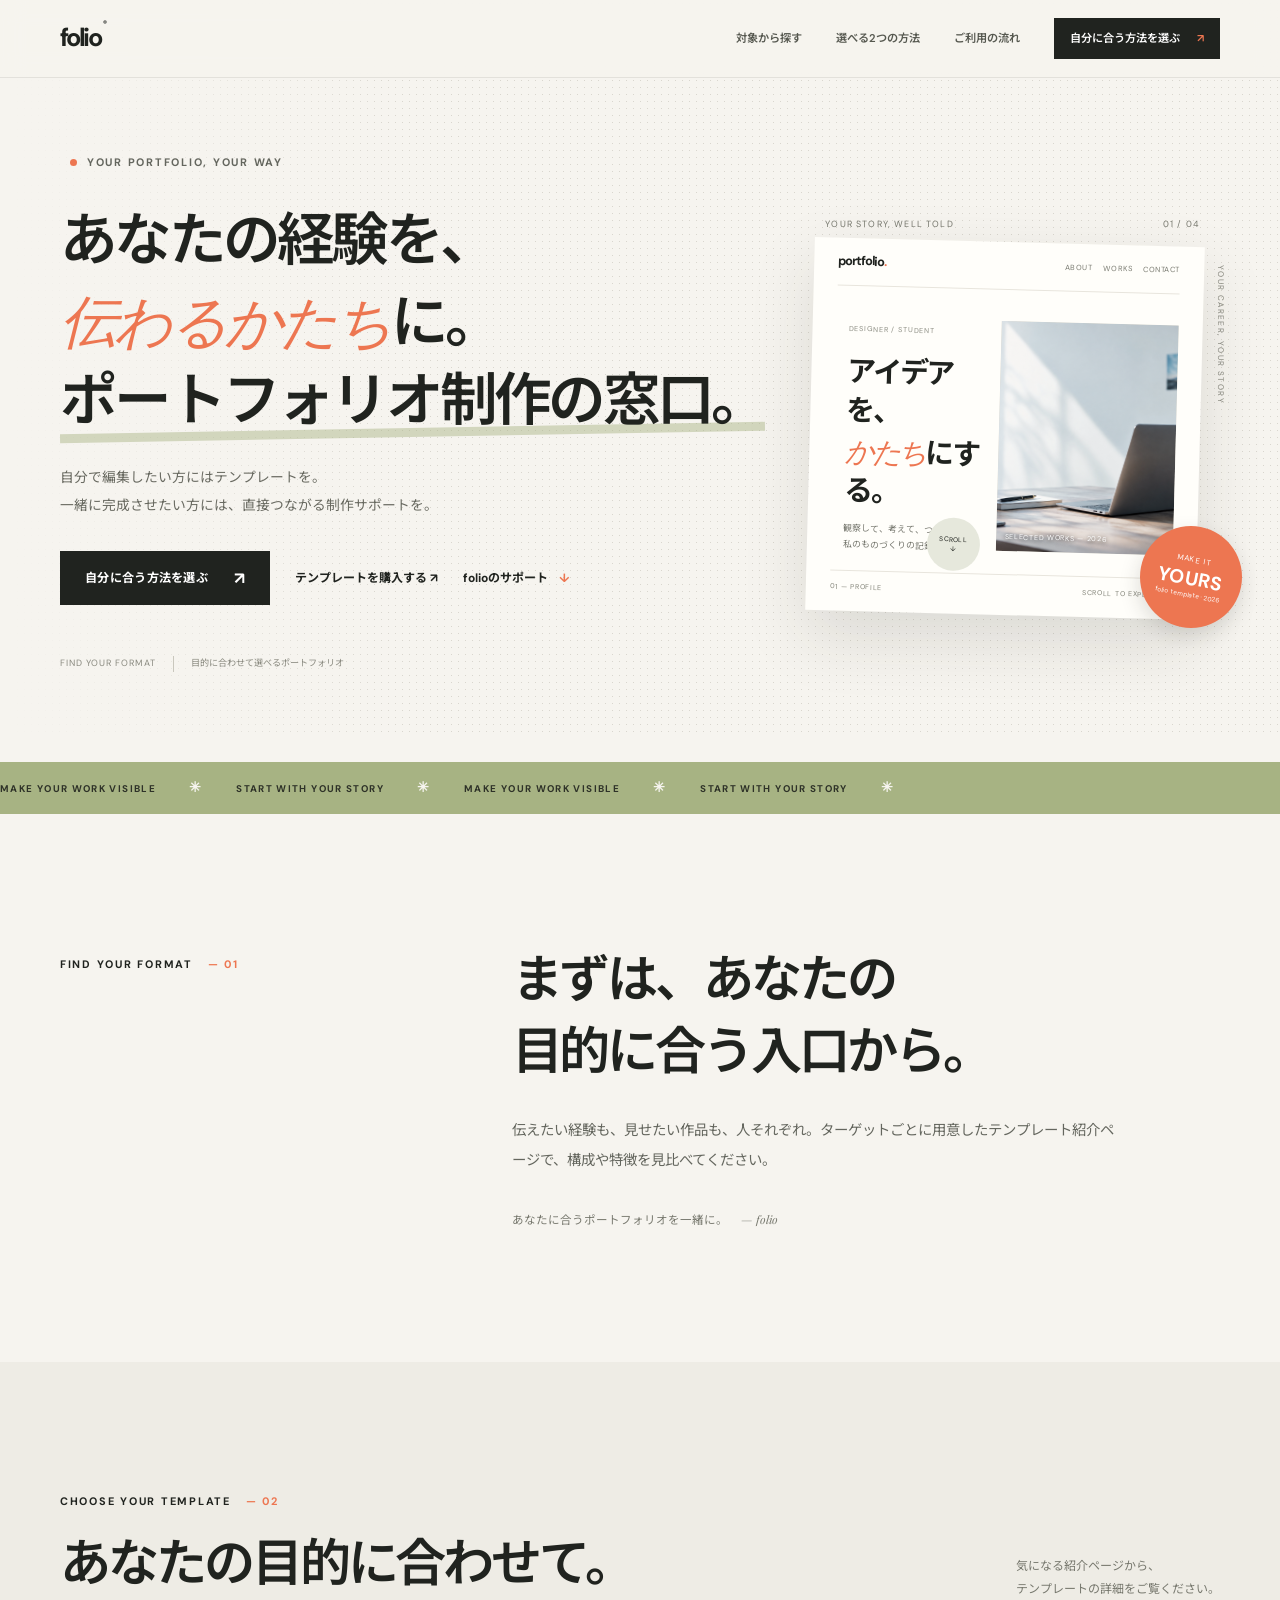
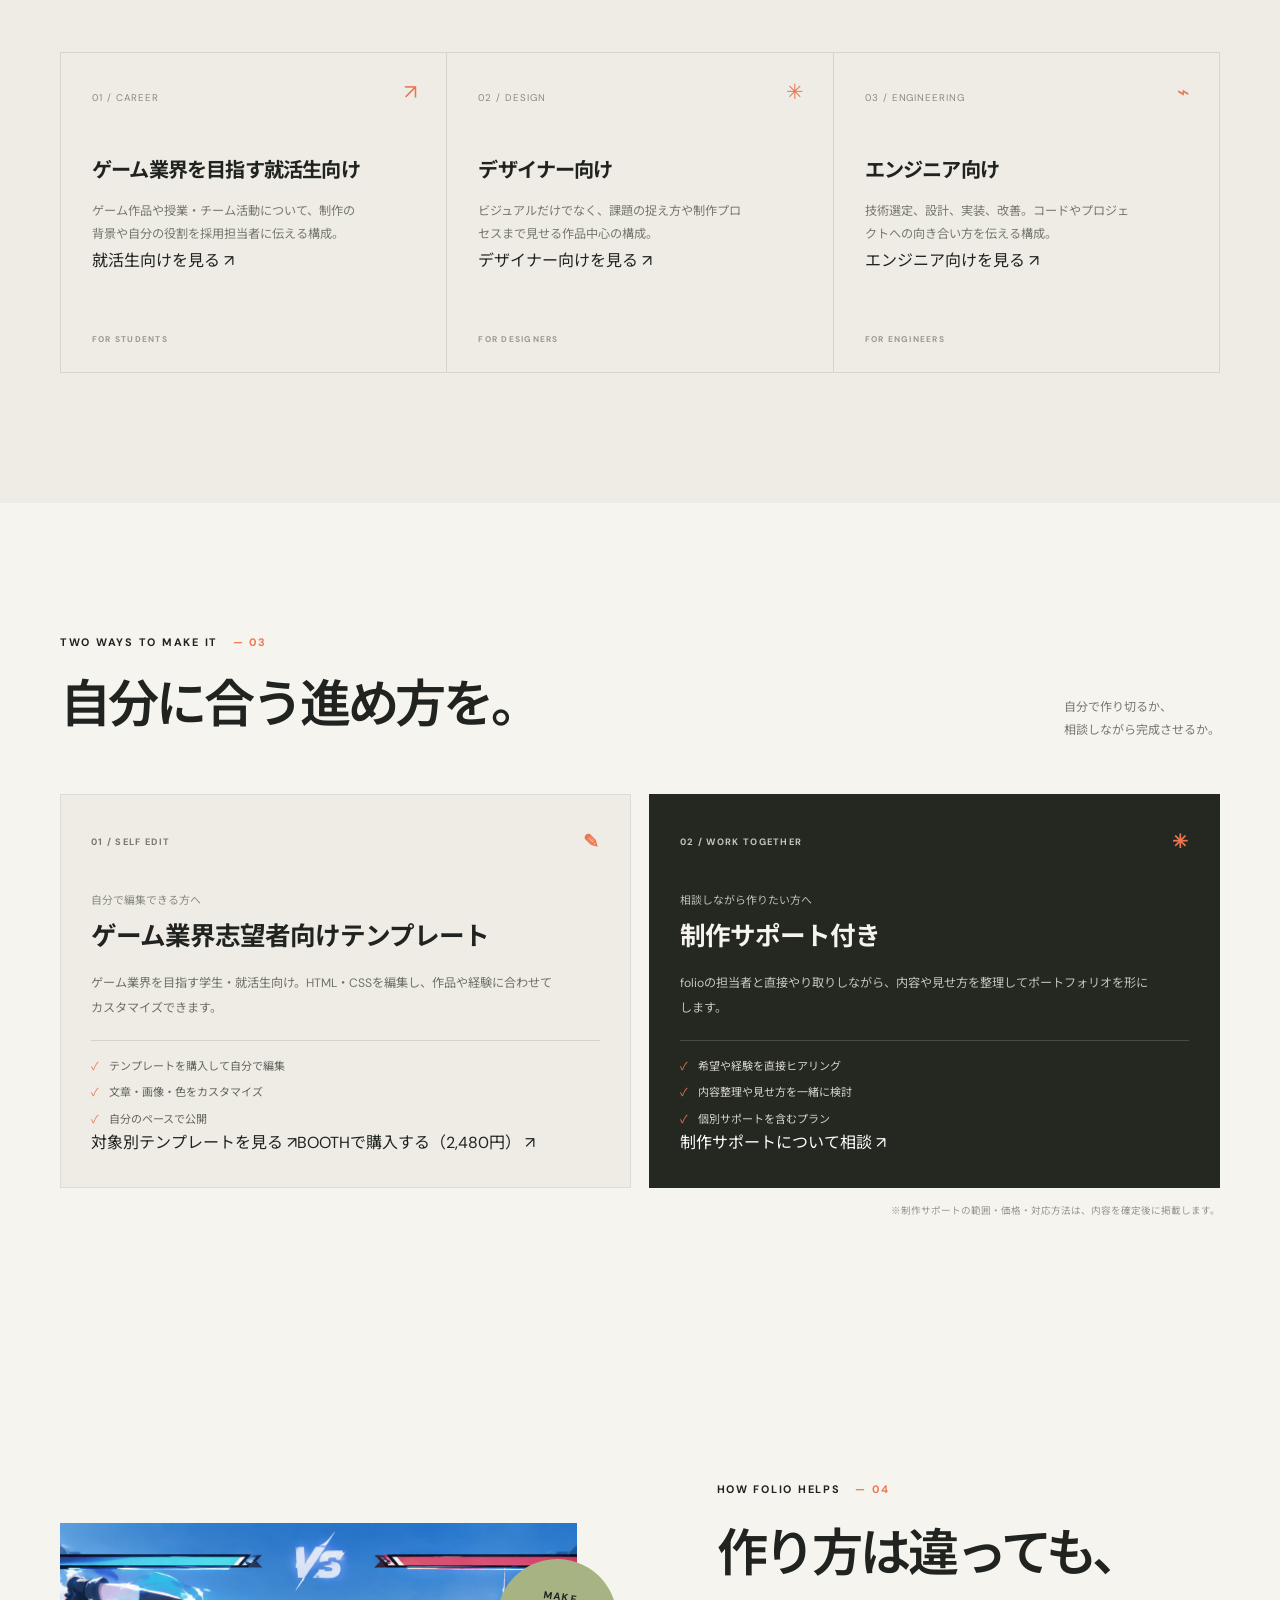
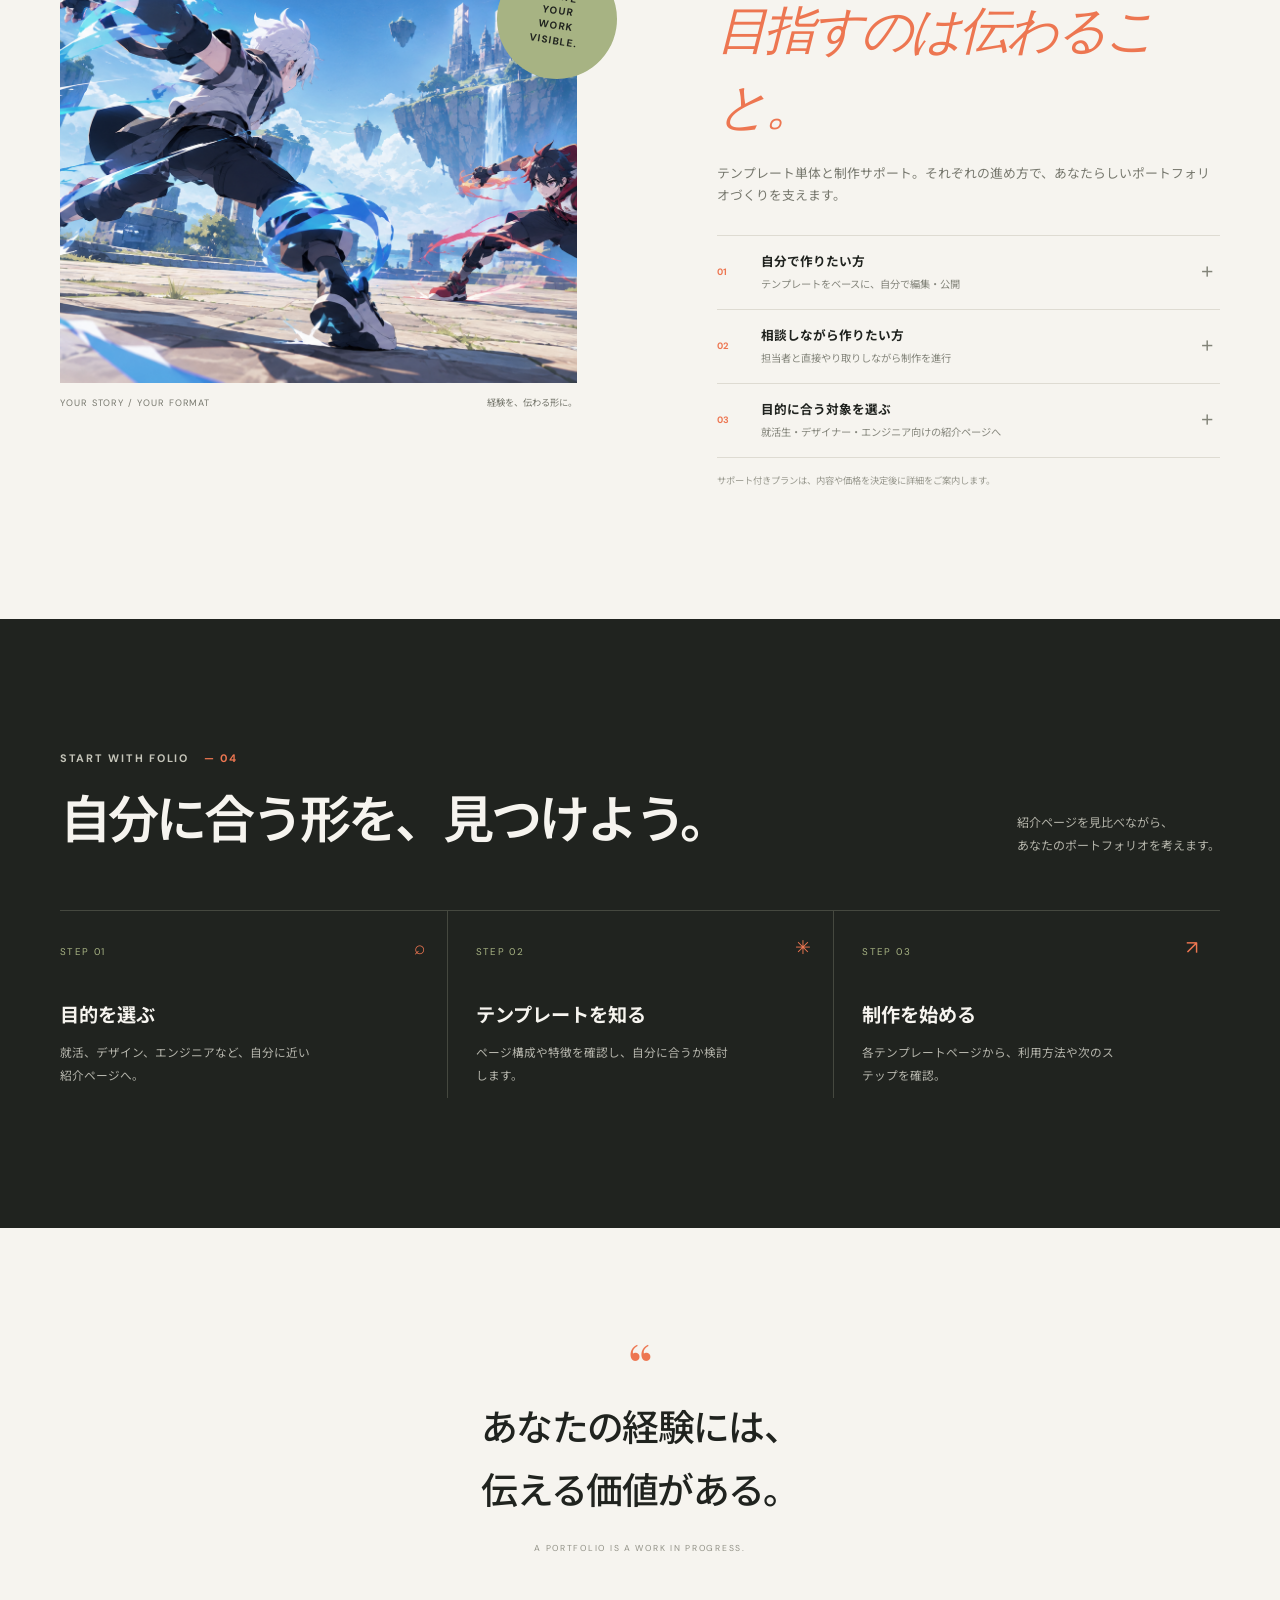
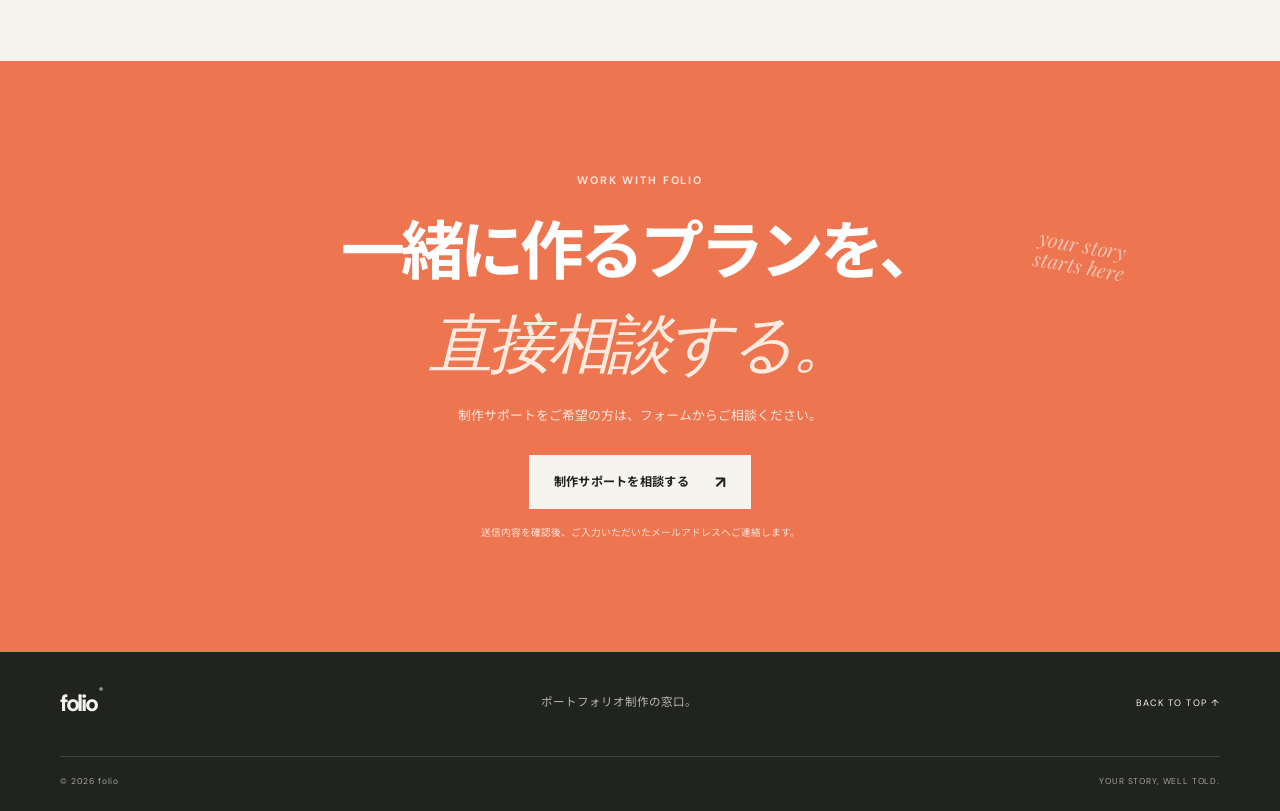
<file: index.html>
<!DOCTYPE html>
<html lang="ja">
<head>
    <meta charset="UTF-8">
    <meta name="viewport" content="width=device-width, initial-scale=1.0">
    <meta name="description" content="作品も、考えた過程も、あなたらしく伝わる。就活生のためのポートフォリオテンプレート「folio」。">
    <meta name="theme-color" content="#f6f4ef">
    <meta property="og:title" content="folio — 就活ポートフォリオテンプレート">
    <meta property="og:description" content="作品も、考えた過程も、あなたらしく伝わる。">
    <meta property="og:type" content="website">
    <title>folio — 就活ポートフォリオテンプレート</title>
    <link rel="preconnect" href="https://fonts.googleapis.com">
    <link rel="preconnect" href="https://fonts.gstatic.com" crossorigin>
    <link href="https://fonts.googleapis.com/css2?family=DM+Sans:wght@400;500;600;700&family=Noto+Sans+JP:wght@400;500;600;700&family=Playfair+Display:wght@500;600&display=swap" rel="stylesheet">
    <link rel="stylesheet" href="css/style.css">
    <link rel="stylesheet" href="css/plans.css">
</head>
<body>
    <header class="header" id="header">
        <div class="container header__inner">
            <a class="logo" href="#top" aria-label="folio ホーム">folio<span>®</span></a>
            <button class="menu-button" type="button" aria-label="メニューを開く" aria-expanded="false" aria-controls="global-navigation"><span></span><span></span></button>
            <nav class="navigation" id="global-navigation" aria-label="メインナビゲーション">
                <a href="#for-you">対象から探す</a><a href="#plans">選べる2つの方法</a><a href="#steps">ご利用の流れ</a>
                <a class="nav-cta" href="#plans">自分に合う方法を選ぶ <span>↗</span></a>
            </nav>
        </div>
    </header>

    <main id="top">
        <section class="hero">
            <div class="hero__grain" aria-hidden="true"></div>
            <div class="container hero__inner">
                <div class="hero__copy reveal">
                    <p class="eyebrow"><span class="eyebrow__dot"></span> YOUR PORTFOLIO, YOUR WAY</p>
                    <h1>あなたの経験を、<br><span class="serif">伝わるかたち</span>に。<br><span class="hero__underlined">ポートフォリオ制作の窓口。</span></h1>
                    <p class="hero__lead">自分で編集したい方にはテンプレートを。<br class="desktop-only">一緒に完成させたい方には、直接つながる制作サポートを。</p>
                    <div class="hero__actions"><a href="#plans" class="button button--dark">自分に合う方法を選ぶ <span>↗</span></a><a href="https://folio.booth.pm/items/8952739" class="text-link" target="_blank" rel="noopener noreferrer">テンプレートを購入する ↗</a><a href="#service" class="text-link">folioのサポート <span>↓</span></a></div>
                    <div class="hero__note"><span>FIND YOUR FORMAT</span><span>目的に合わせて選べるポートフォリオ</span></div>
                </div>
                <div class="hero__visual reveal">
                    <div class="hero__visual-label">YOUR STORY, WELL TOLD <span>01 / 04</span></div>
                    <div class="mockup">
                        <div class="mockup__top"><span class="mockup__brand">portfolio<span>.</span></span><span>ABOUT　 WORKS　 CONTACT</span><span class="mockup__menu">☰</span></div>
                        <div class="mockup__body">
                            <div class="mockup__intro"><span class="mockup__small">DESIGNER / STUDENT</span><h2>アイデアを、<br><i>かたち</i>にする。</h2><p>観察して、考えて、つくる。<br>私のものづくりの記録。</p><span class="mockup__circle">SCROLL<br>↓</span></div>
                            <div class="mockup__photo"><img src="images/hero.png" alt="ポートフォリオテンプレートのビジュアル" loading="eager"><span>SELECTED WORKS — 2026</span></div>
                        </div>
                        <div class="mockup__bottom"><span>01 — PROFILE</span><span>SCROLL TO EXPLORE ↓</span></div>
                    </div>
                    <div class="hero__stamp"><span>MAKE IT</span><strong>YOURS</strong><span>folio template · 2026</span></div>
                    <div class="hero__vertical">YOUR CAREER, YOUR STORY</div>
                </div>
            </div>
            <div class="hero__ticker" aria-hidden="true"><div>MAKE YOUR WORK VISIBLE <span>✳</span> START WITH YOUR STORY <span>✳</span> MAKE YOUR WORK VISIBLE <span>✳</span> START WITH YOUR STORY <span>✳</span></div></div>
        </section>

        <section class="intro section" id="for-you">
            <div class="container intro__grid">
                <p class="eyebrow reveal">FIND YOUR FORMAT <span>— 01</span></p>
                <div class="intro__content reveal"><h2>まずは、あなたの<br>目的に合う入口から。</h2><p>伝えたい経験も、見せたい作品も、人それぞれ。ターゲットごとに用意したテンプレート紹介ページで、構成や特徴を見比べてください。</p><div class="intro__signature">あなたに合うポートフォリオを一緒に。 <span>— folio</span></div></div>
            </div>
        </section>

        <section class="features section section--paper">
            <div class="container">
                <div class="section-head reveal"><div><p class="eyebrow">CHOOSE YOUR TEMPLATE <span>— 02</span></p><h2>あなたの目的に合わせて。</h2></div><p>気になる紹介ページから、<br>テンプレートの詳細をご覧ください。</p></div>
                <div class="feature-grid audience-grid">
                    <article class="feature-card reveal"><span class="feature-card__number">01 / CAREER</span><div class="feature-card__icon">↗</div><h3>ゲーム業界を目指す就活生向け</h3><p>ゲーム作品や授業・チーム活動について、制作の背景や自分の役割を採用担当者に伝える構成。</p><a href="templates/student.html" class="audience-link">就活生向けを見る <span>↗</span></a><span class="feature-card__foot">FOR STUDENTS</span></article>
                    <article class="feature-card reveal"><span class="feature-card__number">02 / DESIGN</span><div class="feature-card__icon">✳</div><h3>デザイナー向け</h3><p>ビジュアルだけでなく、課題の捉え方や制作プロセスまで見せる作品中心の構成。</p><a href="templates/designer.html" class="audience-link">デザイナー向けを見る <span>↗</span></a><span class="feature-card__foot">FOR DESIGNERS</span></article>
                    <article class="feature-card reveal"><span class="feature-card__number">03 / ENGINEERING</span><div class="feature-card__icon">⌁</div><h3>エンジニア向け</h3><p>技術選定、設計、実装、改善。コードやプロジェクトへの向き合い方を伝える構成。</p><a href="templates/engineer.html" class="audience-link">エンジニア向けを見る <span>↗</span></a><span class="feature-card__foot">FOR ENGINEERS</span></article>
                </div>
            </div>
        </section>

        <section class="plans section" id="plans">
            <div class="container">
                <div class="section-head reveal"><div><p class="eyebrow">TWO WAYS TO MAKE IT <span>— 03</span></p><h2>自分に合う進め方を。</h2></div><p>自分で作り切るか、<br>相談しながら完成させるか。</p></div>
                <div class="plans__grid">
                    <article class="plan-card reveal"><div class="plan-card__top"><span>01 / SELF EDIT</span><span class="plan-card__icon">✎</span></div><p class="plan-card__audience">自分で編集できる方へ</p><h3>ゲーム業界志望者向けテンプレート</h3><p>ゲーム業界を目指す学生・就活生向け。HTML・CSSを編集し、作品や経験に合わせてカスタマイズできます。</p><ul><li>テンプレートを購入して自分で編集</li><li>文章・画像・色をカスタマイズ</li><li>自分のペースで公開</li></ul><a class="audience-link" href="#for-you">対象別テンプレートを見る <span>↗</span></a><a class="audience-link" href="https://folio.booth.pm/items/8952739" target="_blank" rel="noopener noreferrer">BOOTHで購入する（2,480円） <span>↗</span></a></article>
                    <article class="plan-card plan-card--accent reveal"><div class="plan-card__top"><span>02 / WORK TOGETHER</span><span class="plan-card__icon">✳</span></div><p class="plan-card__audience">相談しながら作りたい方へ</p><h3>制作サポート付き</h3><p>folioの担当者と直接やり取りしながら、内容や見せ方を整理してポートフォリオを形にします。</p><ul><li>希望や経験を直接ヒアリング</li><li>内容整理や見せ方を一緒に検討</li><li>個別サポートを含むプラン</li></ul><a class="audience-link" href="#contact">制作サポートについて相談 <span>↗</span></a></article>
                </div>
                <p class="plans__note">※制作サポートの範囲・価格・対応方法は、内容を確定後に掲載します。</p>
            </div>
        </section>

        <section class="showcase section" id="service">
            <div class="container showcase__grid">
                <div class="showcase__visual reveal"><div class="showcase__image"><img src="images/work01.png" alt="ポートフォリオ制作イメージ" loading="lazy"></div><div class="showcase__caption"><span>YOUR STORY / YOUR FORMAT</span><span>経験を、伝わる形に。</span></div><span class="showcase__orb">MAKE<br>YOUR<br>WORK<br>VISIBLE.</span></div>
                <div class="showcase__copy reveal"><p class="eyebrow">HOW FOLIO HELPS <span>— 04</span></p><h2>作り方は違っても、<br><span class="serif">目指すのは伝わること。</span></h2><p class="showcase__lead">テンプレート単体と制作サポート。それぞれの進め方で、あなたらしいポートフォリオづくりを支えます。</p>
                    <ul class="contents-list"><li><span>01</span><div><strong>自分で作りたい方</strong><small>テンプレートをベースに、自分で編集・公開</small></div><span>＋</span></li><li><span>02</span><div><strong>相談しながら作りたい方</strong><small>担当者と直接やり取りしながら制作を進行</small></div><span>＋</span></li><li><span>03</span><div><strong>目的に合う対象を選ぶ</strong><small>就活生・デザイナー・エンジニア向けの紹介ページへ</small></div><span>＋</span></li></ul>
                    <p class="showcase__fine">サポート付きプランは、内容や価格を決定後に詳細をご案内します。</p>
                </div>
            </div>
        </section>

        <section class="steps section section--ink" id="steps">
            <div class="container"><div class="section-head section-head--light reveal"><div><p class="eyebrow">START WITH FOLIO <span>— 04</span></p><h2>自分に合う形を、<br class="mobile-only">見つけよう。</h2></div><p>紹介ページを見比べながら、<br>あなたのポートフォリオを考えます。</p></div>
                <div class="steps__grid"><article class="step reveal"><span>STEP 01</span><div class="step__symbol">⌕</div><h3>目的を選ぶ</h3><p>就活、デザイン、エンジニアなど、自分に近い紹介ページへ。</p></article><article class="step reveal"><span>STEP 02</span><div class="step__symbol">✳</div><h3>テンプレートを知る</h3><p>ページ構成や特徴を確認し、自分に合うか検討します。</p></article><article class="step reveal"><span>STEP 03</span><div class="step__symbol">↗</div><h3>制作を始める</h3><p>各テンプレートページから、利用方法や次のステップを確認。</p></article></div>
            </div>
        </section>

        <section class="quote section"><div class="container quote__inner reveal"><span class="quote__mark">“</span><p>あなたの経験には、<br>伝える価値がある。</p><span class="quote__by">A PORTFOLIO IS A WORK IN PROGRESS.</span></div></section>

        <section class="buy section" id="contact"><div class="container buy__inner reveal"><p class="eyebrow">WORK WITH FOLIO</p><h2>一緒に作るプランを、<br><span class="serif">直接相談する。</span></h2><p>制作サポートをご希望の方は、フォームからご相談ください。</p><a class="button button--cream" href="https://docs.google.com/forms/d/e/1FAIpQLScyyqGuEkWzi58jq9KVRhfOwHQXMqqbwf9MfNxQiBPfGqvGWQ/viewform?usp=publish-editor" target="_blank" rel="noopener noreferrer">制作サポートを相談する <span>↗</span></a><small>送信内容を確認後、ご入力いただいたメールアドレスへご連絡します。</small><div class="buy__scribble" aria-hidden="true">your story<br>starts here</div></div></section>
    </main>

    <footer class="footer"><div class="container footer__top"><a class="logo" href="#top">folio<span>®</span></a><p>ポートフォリオ制作の窓口。</p><a href="#top" class="back-top">BACK TO TOP ↑</a></div><div class="container footer__bottom"><span>© 2026 folio</span><span>YOUR STORY, WELL TOLD.</span></div></footer>
    <script src="js/main.js" defer></script>
</body>
</html>
</file>
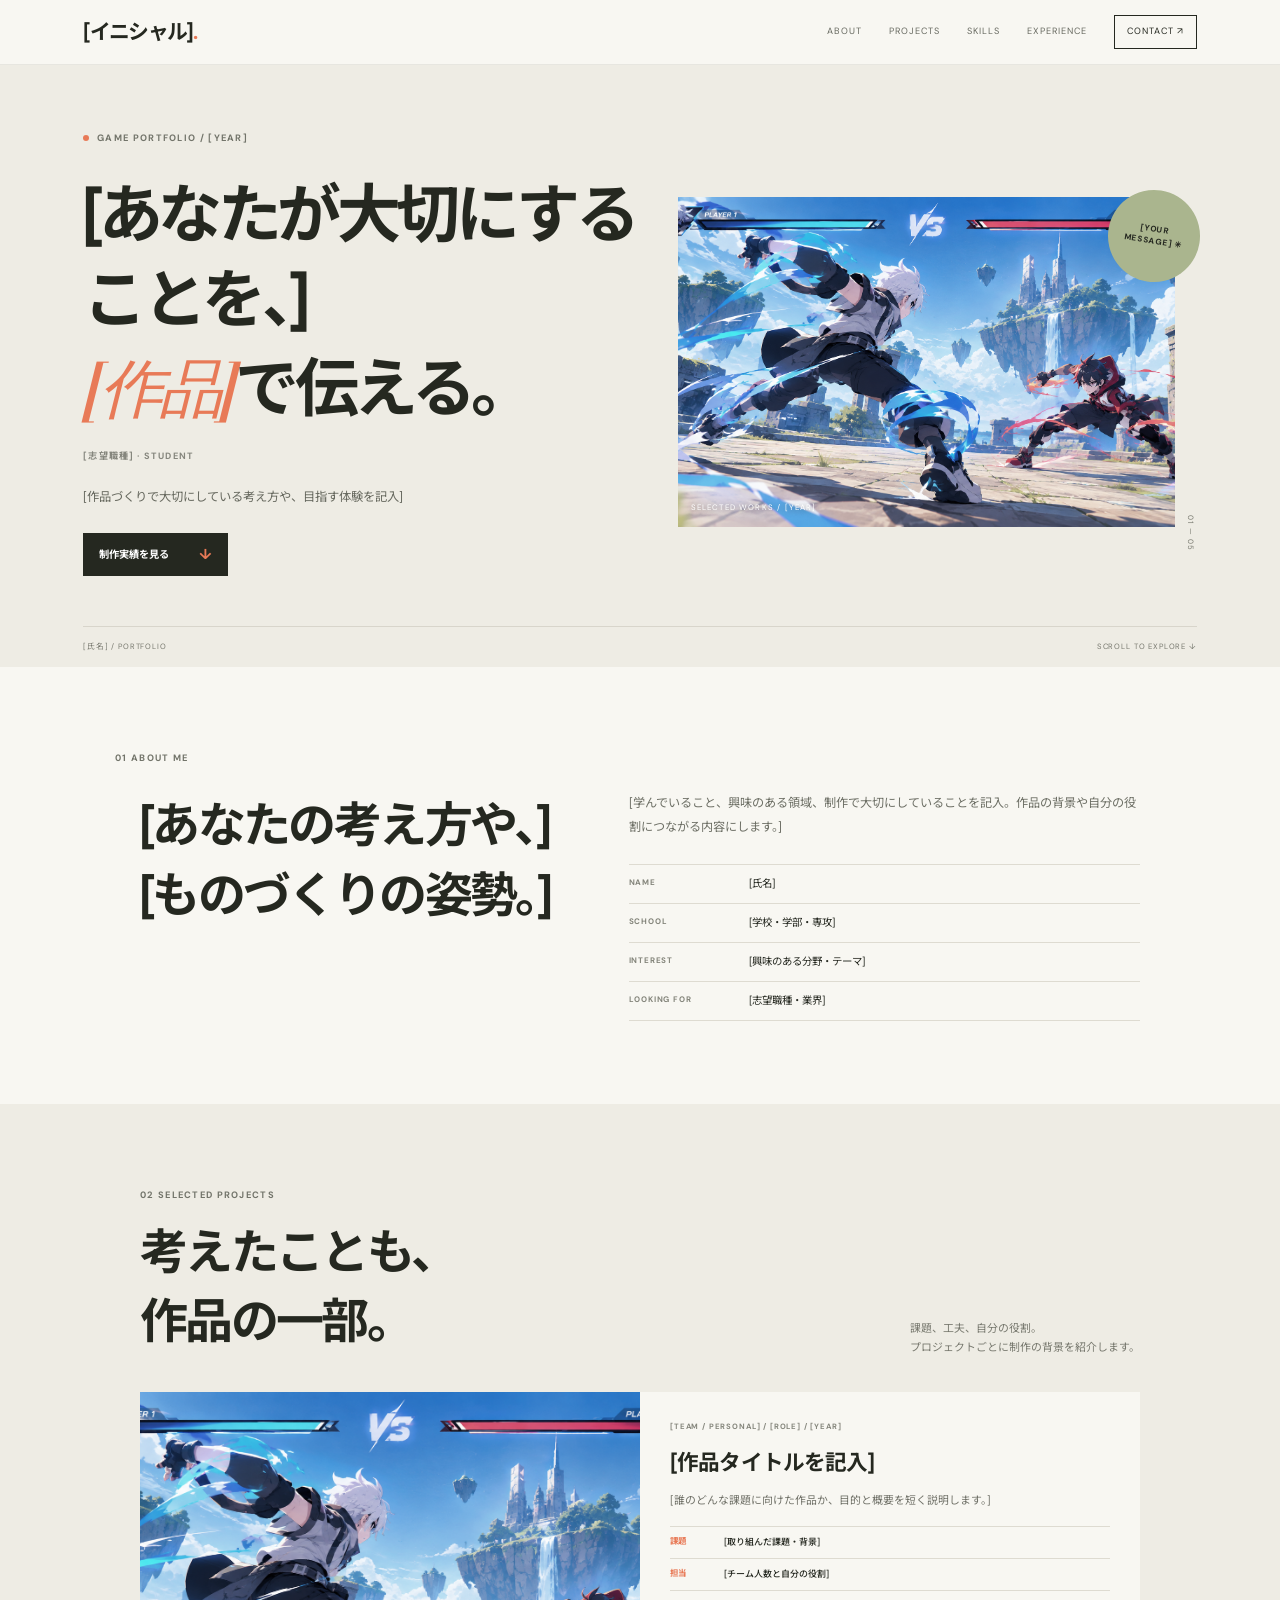
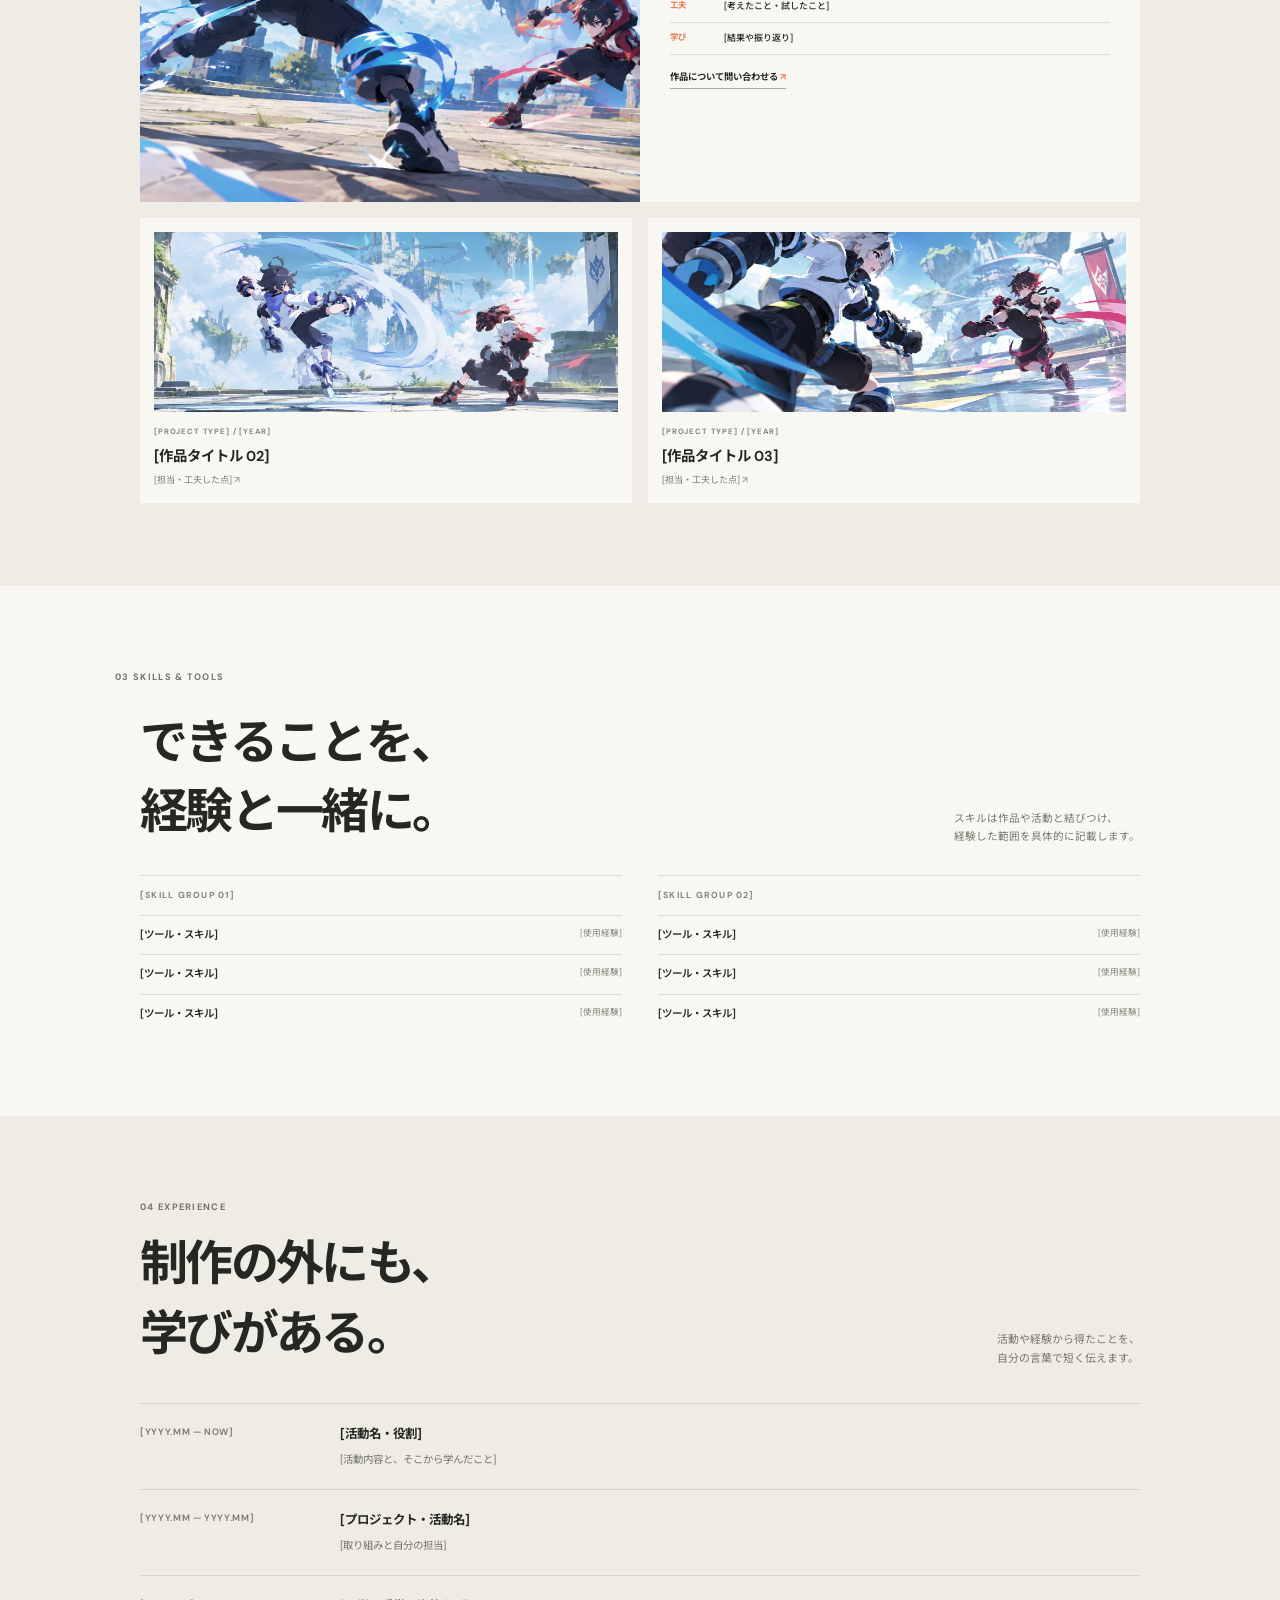
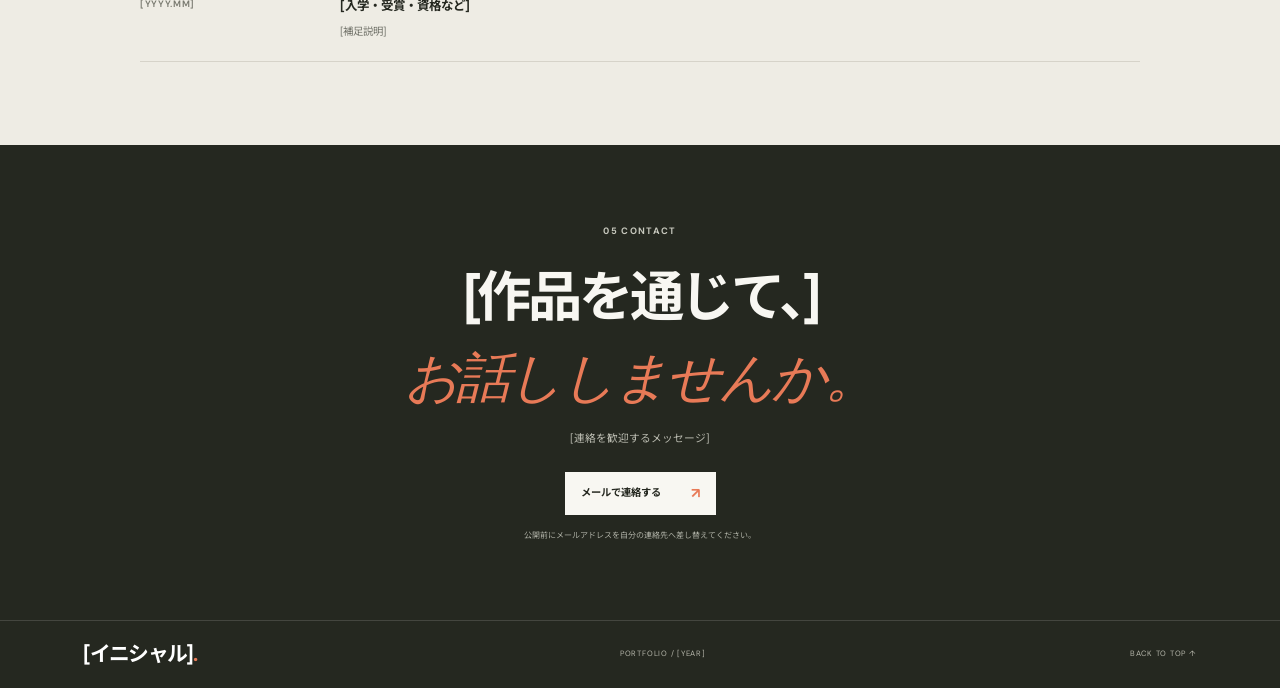
<file: product/career-template-draft/index.html>
<!DOCTYPE html>
<html lang="ja">
<head>
    <meta charset="UTF-8">
    <meta name="viewport" content="width=device-width, initial-scale=1.0">
    <meta name="description" content="[ポートフォリオの概要を入力]">
    <title>[氏名] | Portfolio</title>
    <link rel="preconnect" href="https://fonts.googleapis.com">
    <link rel="preconnect" href="https://fonts.gstatic.com" crossorigin>
    <link href="https://fonts.googleapis.com/css2?family=DM+Sans:wght@400;500;600;700&family=Noto+Sans+JP:wght@400;500;600;700&family=Playfair+Display:wght@500;600&display=swap" rel="stylesheet">
    <link rel="stylesheet" href="css/style.css">
</head>
<body id="top">
    <header class="demo-header">
        <a class="demo-logo" href="#top">[イニシャル]<span>.</span></a>
        <nav aria-label="ポートフォリオメニュー">
            <a href="#about">ABOUT</a><a href="#projects">PROJECTS</a>
            <a href="#skills">SKILLS</a><a href="#experience">EXPERIENCE</a>
            <a class="demo-contact-link" href="#contact">CONTACT ↗</a>
        </nav>
    </header>
    <main>
        <section class="demo-hero">
            <div class="demo-hero__inner">
                <div class="demo-hero__copy">
                    <p class="demo-eyebrow"><span></span> GAME PORTFOLIO / [YEAR]</p>
                    <h1>[あなたが大切にすることを、]<br><em>[作品]</em>で伝える。</h1>
                    <p class="demo-hero__role">[志望職種] · STUDENT</p>
                    <p class="demo-hero__lead">[作品づくりで大切にしている考え方や、目指す体験を記入]</p>
                    <a class="demo-button" href="#projects">制作実績を見る <span>↓</span></a>
                </div>
                <div class="demo-hero__art">
                    <div class="demo-hero__portrait">
                        <img src="images/work01.png" alt="差し替え用のゲーム作品イメージ">
                        <span>SELECTED WORKS / [YEAR]</span>
                    </div>
                    <div class="demo-sticker">[YOUR<br>MESSAGE] ✳</div>
                    <div class="demo-hero__index">01 — 05</div>
                </div>
            </div>
            <div class="demo-hero__bottom"><span>[氏名] / PORTFOLIO</span><span>SCROLL TO EXPLORE ↓</span></div>
        </section>

        <section class="demo-about" id="about">
            <div class="demo-section-label"><span>01</span> ABOUT ME</div>
            <div class="demo-about__content">
                <h2>[あなたの考え方や、]<br>[ものづくりの姿勢。]</h2>
                <div>
                    <p>[学んでいること、興味のある領域、制作で大切にしていることを記入。作品の背景や自分の役割につながる内容にします。]</p>
                    <dl>
                        <div><dt>NAME</dt><dd>[氏名]</dd></div>
                        <div><dt>SCHOOL</dt><dd>[学校・学部・専攻]</dd></div>
                        <div><dt>INTEREST</dt><dd>[興味のある分野・テーマ]</dd></div>
                        <div><dt>LOOKING FOR</dt><dd>[志望職種・業界]</dd></div>
                    </dl>
                </div>
            </div>
        </section>

        <section class="demo-projects" id="projects">
            <div class="demo-section-heading">
                <div><div class="demo-section-label"><span>02</span> SELECTED PROJECTS</div><h2>考えたことも、<br>作品の一部。</h2></div>
                <p>課題、工夫、自分の役割。<br>プロジェクトごとに制作の背景を紹介します。</p>
            </div>
            <article class="demo-project demo-project--featured">
                <div class="demo-project__image demo-project__image--one"><img src="images/work01.png" alt="差し替え用の作品画像"></div>
                <div class="demo-project__body">
                    <p class="demo-project__meta">[TEAM / PERSONAL] / [ROLE] / [YEAR]</p>
                    <h3>[作品タイトルを記入]</h3>
                    <p>[誰のどんな課題に向けた作品か、目的と概要を短く説明します。]</p>
                    <div class="demo-project__facts">
                        <div><span>課題</span><strong>[取り組んだ課題・背景]</strong></div>
                        <div><span>担当</span><strong>[チーム人数と自分の役割]</strong></div>
                        <div><span>工夫</span><strong>[考えたこと・試したこと]</strong></div>
                        <div><span>学び</span><strong>[結果や振り返り]</strong></div>
                    </div>
                    <a href="#contact" class="demo-project__link">作品について問い合わせる <span>↗</span></a>
                </div>
            </article>
            <div class="demo-projects__secondary">
                <article class="demo-project-card"><div class="demo-project-card__image"><img src="images/work02.png" alt="差し替え用の作品画像"></div><p>[PROJECT TYPE] / [YEAR]</p><h3>[作品タイトル 02]</h3><span>[担当・工夫した点] ↗</span></article>
                <article class="demo-project-card"><div class="demo-project-card__image"><img src="images/work03.png" alt="差し替え用の作品画像"></div><p>[PROJECT TYPE] / [YEAR]</p><h3>[作品タイトル 03]</h3><span>[担当・工夫した点] ↗</span></article>
            </div>
        </section>

        <section class="demo-skills" id="skills">
            <div class="demo-section-label"><span>03</span> SKILLS & TOOLS</div>
            <div class="demo-skills__heading"><h2>できることを、<br>経験と一緒に。</h2><p>スキルは作品や活動と結びつけ、<br>経験した範囲を具体的に記載します。</p></div>
            <div class="demo-skill-groups">
                <div><h3>[SKILL GROUP 01]</h3><p>[ツール・スキル] <span>[使用経験]</span></p><p>[ツール・スキル] <span>[使用経験]</span></p><p>[ツール・スキル] <span>[使用経験]</span></p></div>
                <div><h3>[SKILL GROUP 02]</h3><p>[ツール・スキル] <span>[使用経験]</span></p><p>[ツール・スキル] <span>[使用経験]</span></p><p>[ツール・スキル] <span>[使用経験]</span></p></div>
            </div>
        </section>

        <section class="demo-experience" id="experience">
            <div class="demo-section-heading"><div><div class="demo-section-label"><span>04</span> EXPERIENCE</div><h2>制作の外にも、<br>学びがある。</h2></div><p>活動や経験から得たことを、<br>自分の言葉で短く伝えます。</p></div>
            <div class="demo-timeline">
                <article><time>[YYYY.MM — NOW]</time><div><h3>[活動名・役割]</h3><p>[活動内容と、そこから学んだこと]</p></div></article>
                <article><time>[YYYY.MM — YYYY.MM]</time><div><h3>[プロジェクト・活動名]</h3><p>[取り組みと自分の担当]</p></div></article>
                <article><time>[YYYY.MM]</time><div><h3>[入学・受賞・資格など]</h3><p>[補足説明]</p></div></article>
            </div>
        </section>

        <section class="demo-contact" id="contact">
            <div class="demo-section-label"><span>05</span> CONTACT</div>
            <h2>[作品を通じて、]<br><em>お話ししませんか。</em></h2>
            <p>[連絡を歓迎するメッセージ]</p>
            <a href="mailto:your-email@example.com" class="demo-button demo-button--light">メールで連絡する <span>↗</span></a>
            <small>公開前にメールアドレスを自分の連絡先へ差し替えてください。</small>
        </section>
    </main>
    <footer class="demo-footer"><a class="demo-logo" href="#top">[イニシャル]<span>.</span></a><span>PORTFOLIO / [YEAR]</span><a href="#top">BACK TO TOP ↑</a></footer>
</body>
</html>
</file>
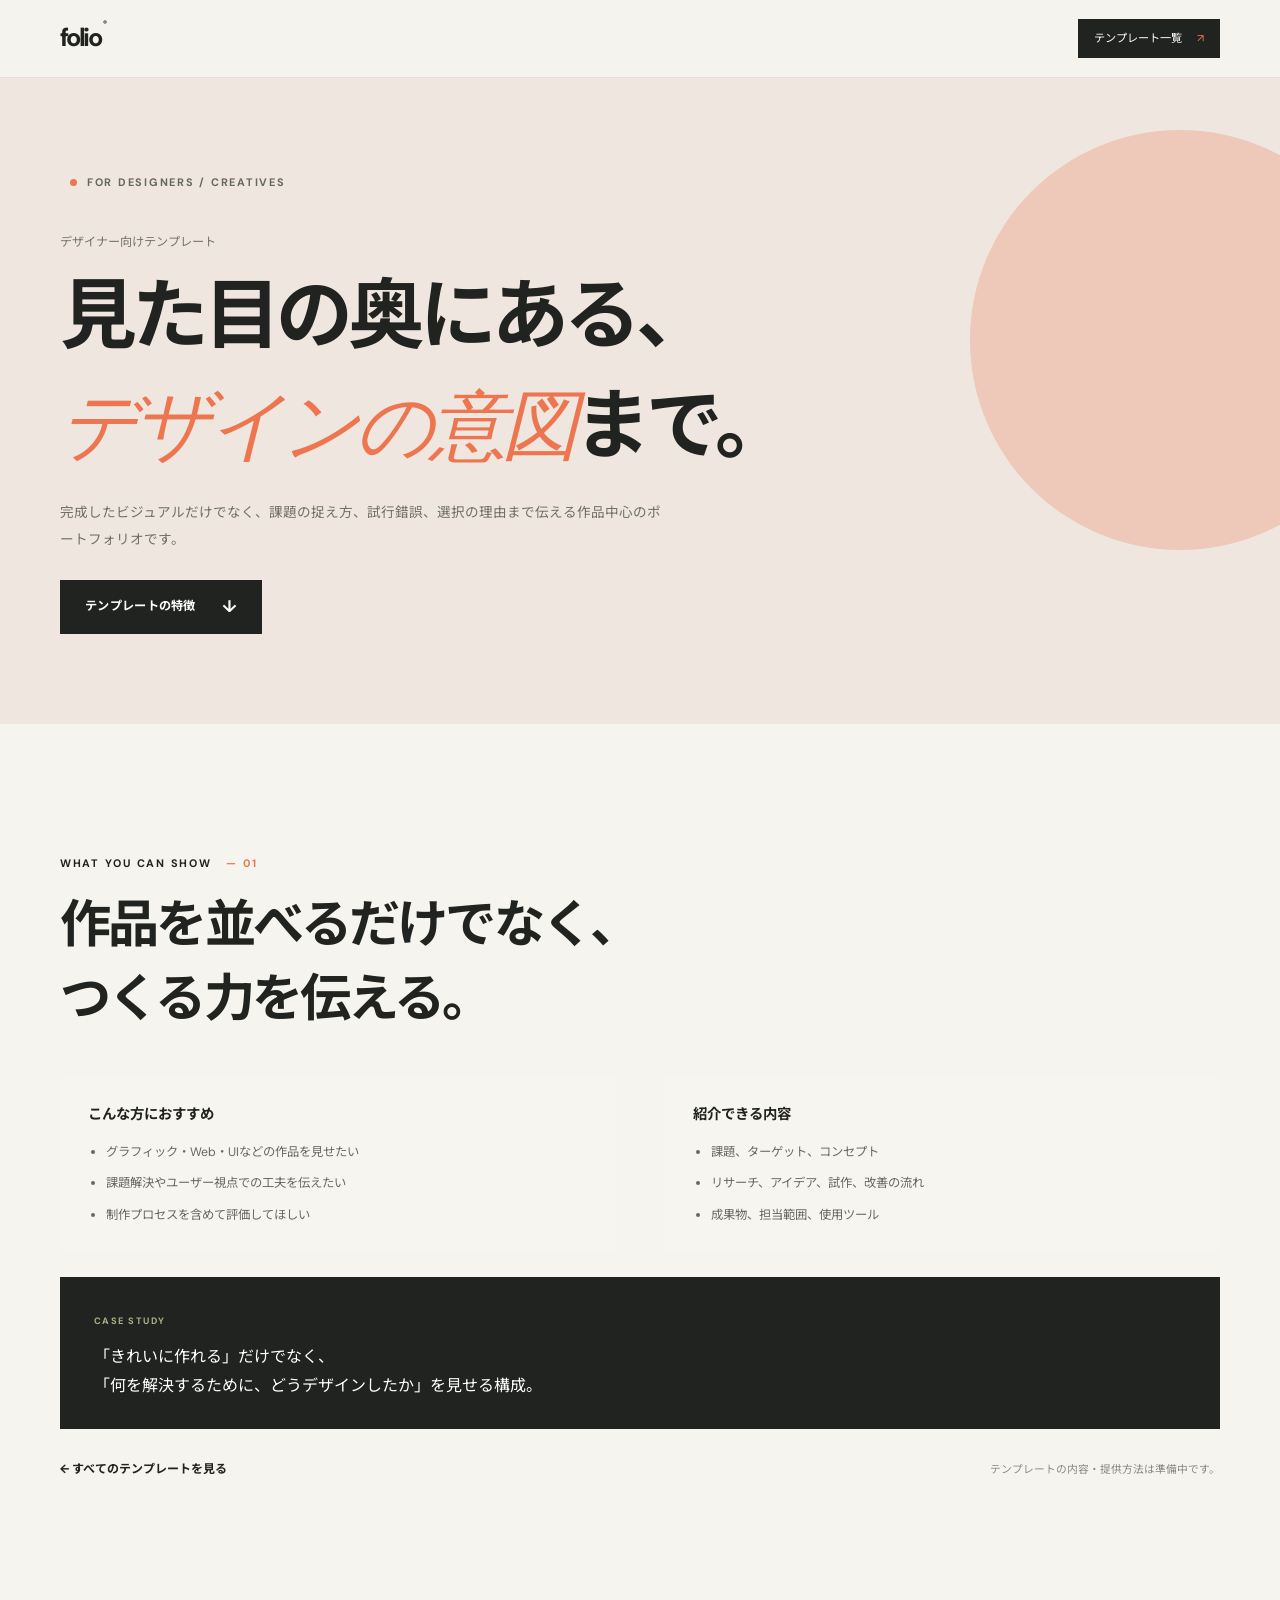
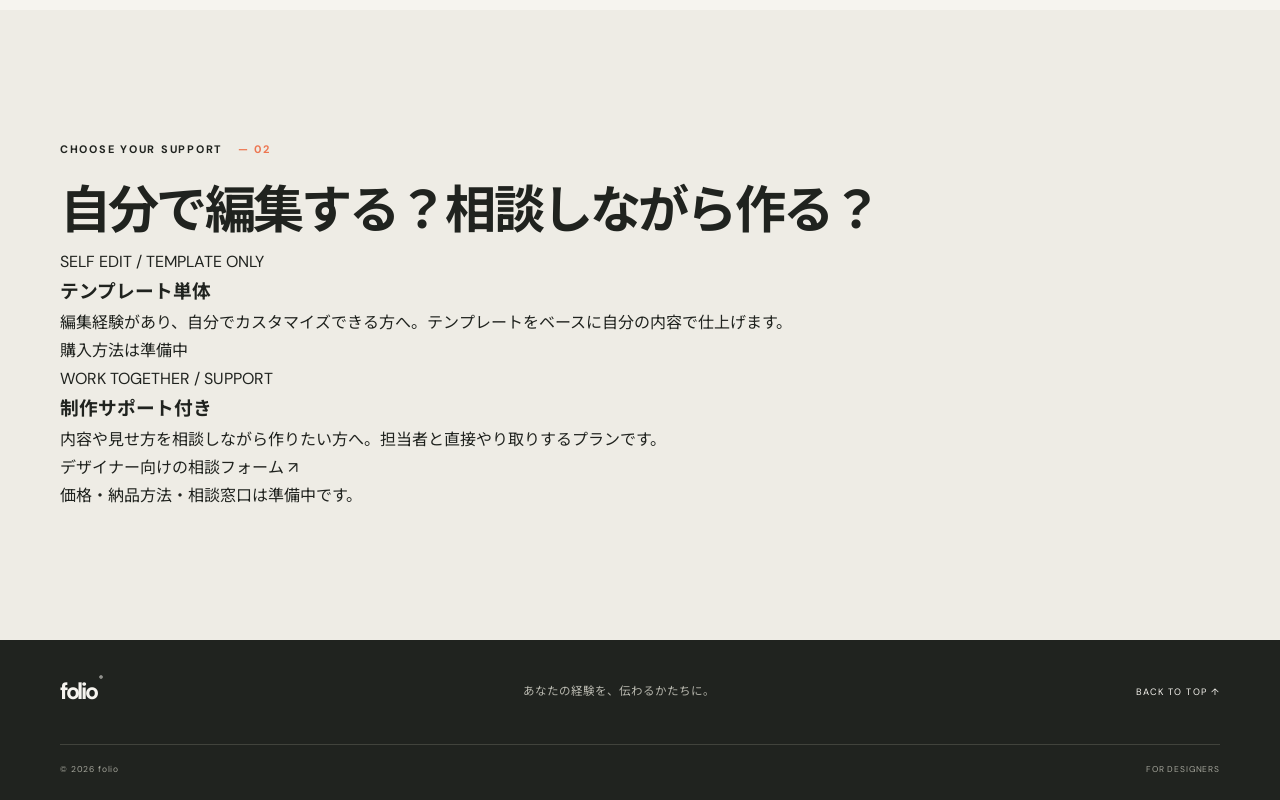
<file: templates/designer.html>
<!DOCTYPE html>
<html lang="ja">
<head>
    <meta charset="UTF-8"><meta name="viewport" content="width=device-width, initial-scale=1.0">
    <meta name="description" content="デザイナー向けポートフォリオテンプレート。ビジュアルに加え、課題の捉え方や制作プロセスも伝える構成をご紹介します。">
    <title>デザイナー向けテンプレート | folio</title><link rel="preconnect" href="https://fonts.googleapis.com"><link rel="preconnect" href="https://fonts.gstatic.com" crossorigin><link href="https://fonts.googleapis.com/css2?family=DM+Sans:wght@400;500;600;700&family=Noto+Sans+JP:wght@400;500;600;700&family=Playfair+Display:wght@500;600&display=swap" rel="stylesheet"><link rel="stylesheet" href="../css/style.css"><link rel="stylesheet" href="../css/templates.css"><link rel="icon" type="image/jpeg" href="../icon.jpg"><meta property="og:image" content="../folio_banner_x.png"><meta property="og:image:alt" content="folio — あなたの経験を、伝わるかたちに。">
</head>
<body><header class="header"><div class="container header__inner"><a class="logo" href="../index.html">folio<span>®</span></a><a class="nav-cta" href="../index.html#for-you">テンプレート一覧 <span>↗</span></a></div></header>
<main><section class="template-hero template-hero--designer"><div class="container template-hero__inner"><p class="eyebrow"><span class="eyebrow__dot"></span> FOR DESIGNERS / CREATIVES</p><p class="template-kicker">デザイナー向けテンプレート</p><h1>見た目の奥にある、<br><span class="serif">デザインの意図</span>まで。</h1><p class="template-lead">完成したビジュアルだけでなく、課題の捉え方、試行錯誤、選択の理由まで伝える作品中心のポートフォリオです。</p><a class="button button--dark" href="#overview">テンプレートの特徴 <span>↓</span></a></div></section>
<section class="template-overview section" id="overview"><div class="container"><div class="template-heading"><p class="eyebrow">WHAT YOU CAN SHOW <span>— 01</span></p><h2>作品を並べるだけでなく、<br>つくる力を伝える。</h2></div><div class="template-columns"><div><h3>こんな方におすすめ</h3><ul><li>グラフィック・Web・UIなどの作品を見せたい</li><li>課題解決やユーザー視点での工夫を伝えたい</li><li>制作プロセスを含めて評価してほしい</li></ul></div><div><h3>紹介できる内容</h3><ul><li>課題、ターゲット、コンセプト</li><li>リサーチ、アイデア、試作、改善の流れ</li><li>成果物、担当範囲、使用ツール</li></ul></div></div><div class="template-callout"><span>CASE STUDY</span><p>「きれいに作れる」だけでなく、<br>「何を解決するために、どうデザインしたか」を見せる構成。</p></div><div class="template-cta"><a class="text-link" href="../index.html#for-you">← すべてのテンプレートを見る</a><p>テンプレートの内容・提供方法は準備中です。</p></div></div></section><section class="section section--paper"><div class="container"><div class="template-heading"><p class="eyebrow">CHOOSE YOUR SUPPORT <span>— 02</span></p><h2>自分で編集する？相談しながら作る？</h2></div><div class="template-options"><article class="template-option"><span>SELF EDIT / TEMPLATE ONLY</span><h3>テンプレート単体</h3><p>編集経験があり、自分でカスタマイズできる方へ。テンプレートをベースに自分の内容で仕上げます。</p><a href="#template-only">購入方法は準備中</a></article><article class="template-option template-option--support"><span>WORK TOGETHER / SUPPORT</span><h3>制作サポート付き</h3><p>内容や見せ方を相談しながら作りたい方へ。担当者と直接やり取りするプランです。</p><a href="https://docs.google.com/forms/d/e/1FAIpQLScyyqGuEkWzi58jq9KVRhfOwHQXMqqbwf9MfNxQiBPfGqvGWQ/viewform?usp=publish-editor" target="_blank" rel="noopener noreferrer">デザイナー向けの相談フォーム ↗</a></article></div><p id="template-only" class="template-option-note">価格・納品方法・相談窓口は準備中です。</p></div></section></main>
<footer class="footer"><div class="container footer__top"><a class="logo" href="../index.html">folio<span>®</span></a><p>あなたの経験を、伝わるかたちに。</p><a href="#top" class="back-top">BACK TO TOP ↑</a></div><div class="container footer__bottom"><span>© 2026 folio</span><span>FOR DESIGNERS</span></div></footer></body></html>
</file>
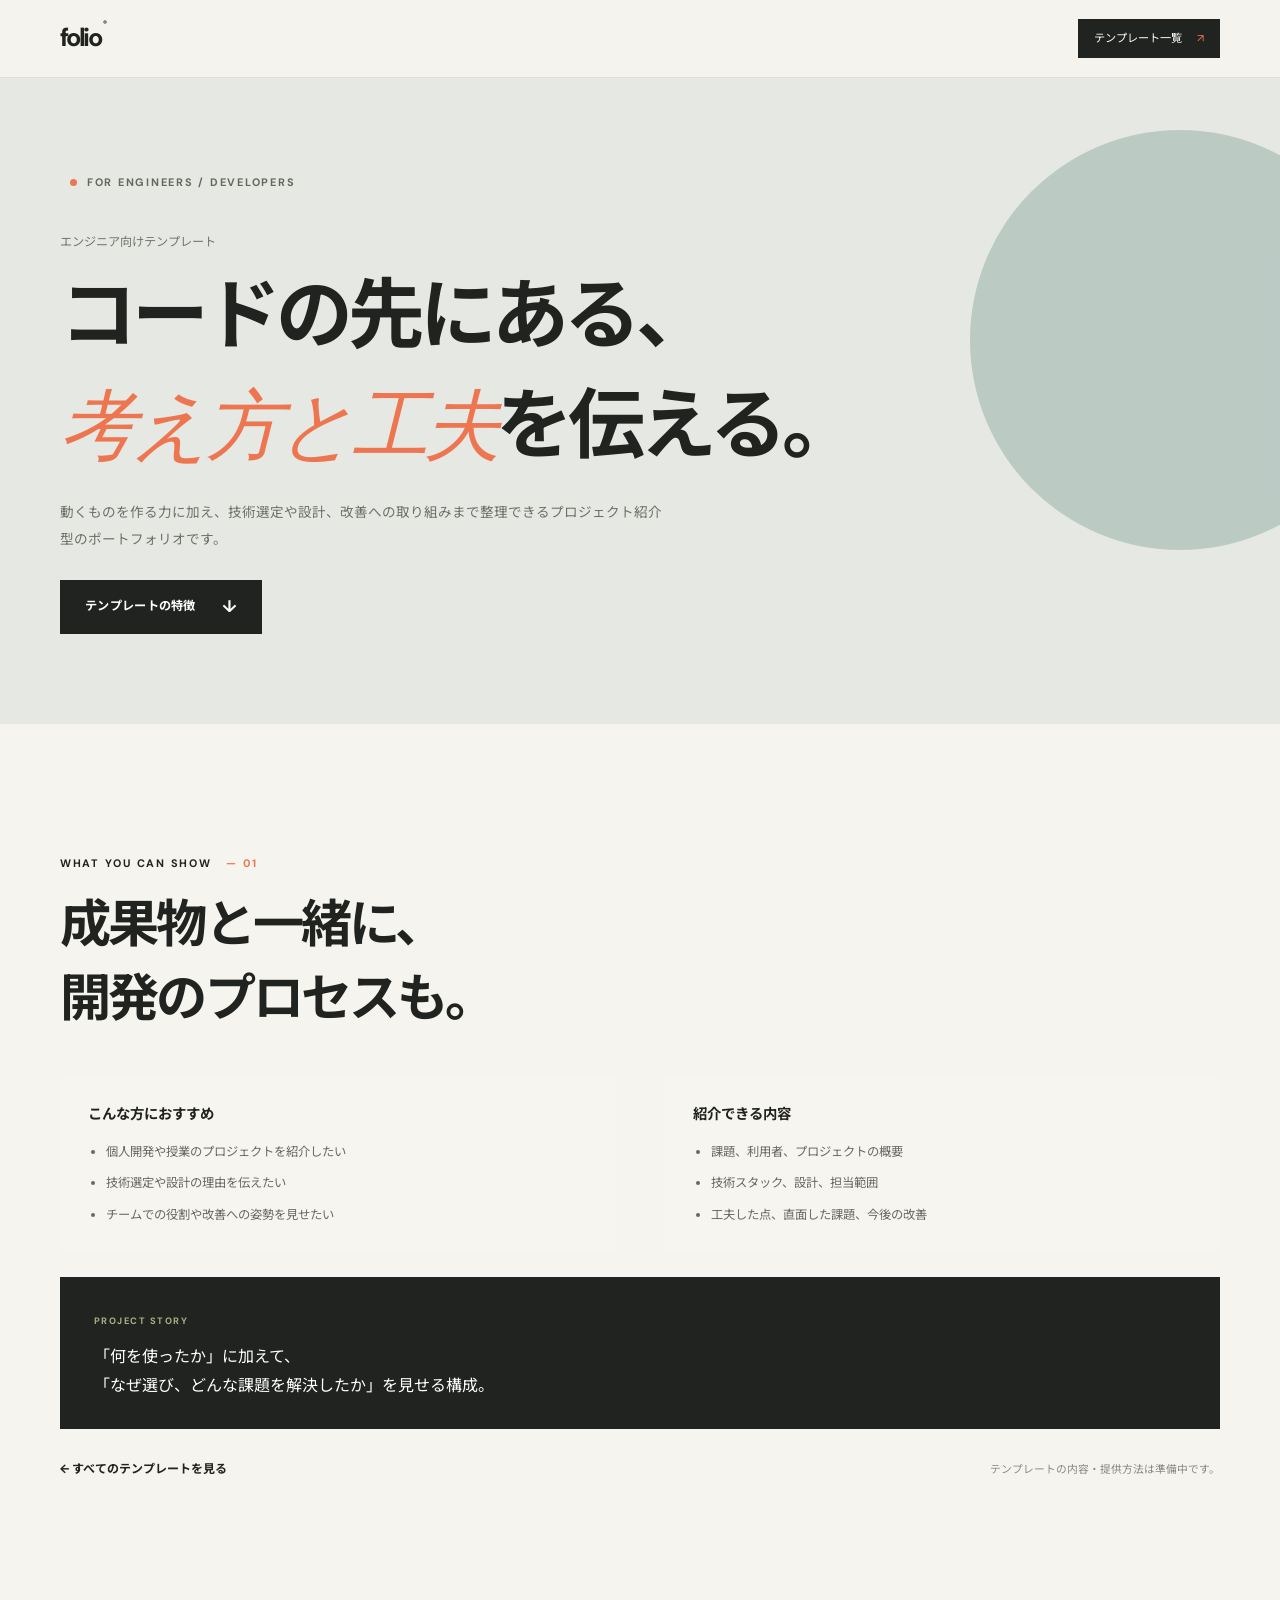
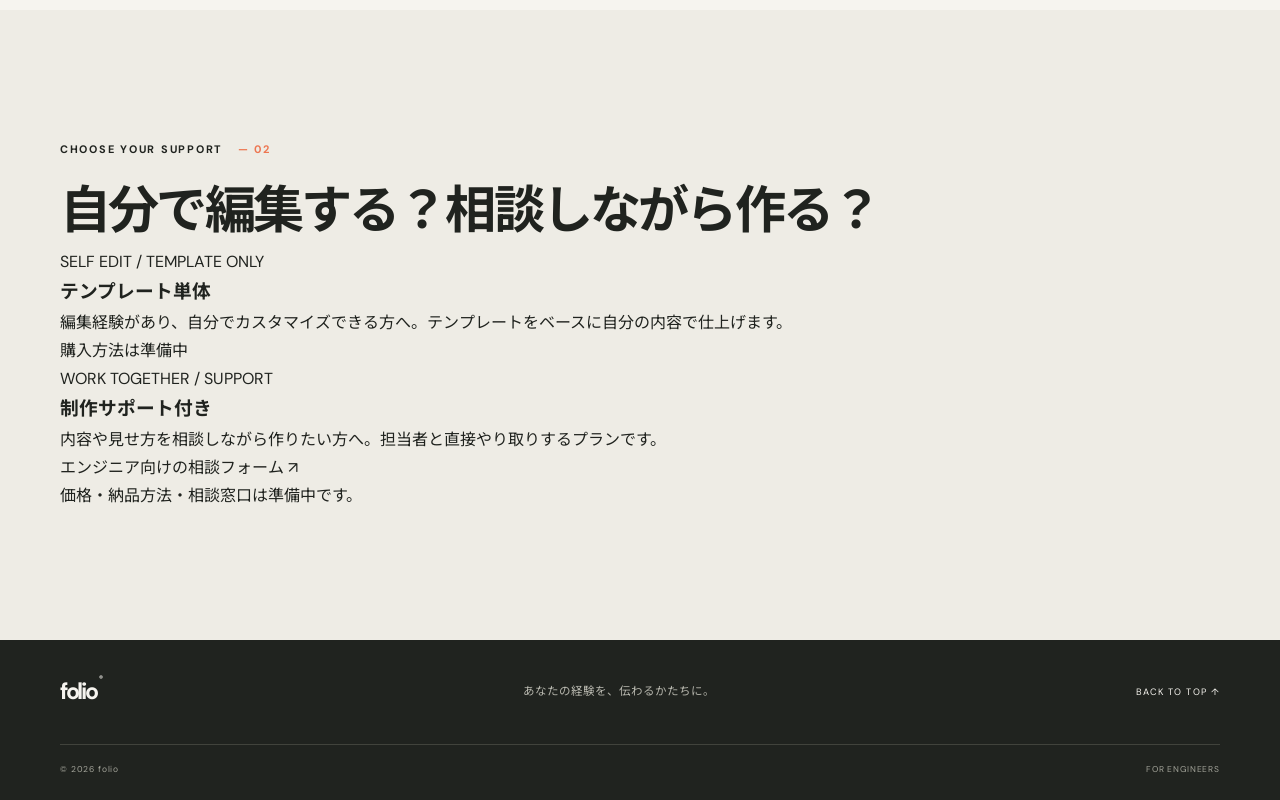
<file: templates/engineer.html>
<!DOCTYPE html>
<html lang="ja">
<head>
    <meta charset="UTF-8"><meta name="viewport" content="width=device-width, initial-scale=1.0">
    <meta name="description" content="エンジニア向けポートフォリオテンプレート。技術選定、設計、実装、改善のプロセスを伝える構成をご紹介します。">
    <title>エンジニア向けテンプレート | folio</title><link rel="preconnect" href="https://fonts.googleapis.com"><link rel="preconnect" href="https://fonts.gstatic.com" crossorigin><link href="https://fonts.googleapis.com/css2?family=DM+Sans:wght@400;500;600;700&family=Noto+Sans+JP:wght@400;500;600;700&family=Playfair+Display:wght@500;600&display=swap" rel="stylesheet"><link rel="stylesheet" href="../css/style.css"><link rel="stylesheet" href="../css/templates.css"><link rel="icon" type="image/jpeg" href="../icon.jpg"><meta property="og:image" content="../folio_banner_x.png"><meta property="og:image:alt" content="folio — あなたの経験を、伝わるかたちに。">
</head>
<body><header class="header"><div class="container header__inner"><a class="logo" href="../index.html">folio<span>®</span></a><a class="nav-cta" href="../index.html#for-you">テンプレート一覧 <span>↗</span></a></div></header>
<main><section class="template-hero template-hero--engineer"><div class="container template-hero__inner"><p class="eyebrow"><span class="eyebrow__dot"></span> FOR ENGINEERS / DEVELOPERS</p><p class="template-kicker">エンジニア向けテンプレート</p><h1>コードの先にある、<br><span class="serif">考え方と工夫</span>を伝える。</h1><p class="template-lead">動くものを作る力に加え、技術選定や設計、改善への取り組みまで整理できるプロジェクト紹介型のポートフォリオです。</p><a class="button button--dark" href="#overview">テンプレートの特徴 <span>↓</span></a></div></section>
<section class="template-overview section" id="overview"><div class="container"><div class="template-heading"><p class="eyebrow">WHAT YOU CAN SHOW <span>— 01</span></p><h2>成果物と一緒に、<br>開発のプロセスも。</h2></div><div class="template-columns"><div><h3>こんな方におすすめ</h3><ul><li>個人開発や授業のプロジェクトを紹介したい</li><li>技術選定や設計の理由を伝えたい</li><li>チームでの役割や改善への姿勢を見せたい</li></ul></div><div><h3>紹介できる内容</h3><ul><li>課題、利用者、プロジェクトの概要</li><li>技術スタック、設計、担当範囲</li><li>工夫した点、直面した課題、今後の改善</li></ul></div></div><div class="template-callout"><span>PROJECT STORY</span><p>「何を使ったか」に加えて、<br>「なぜ選び、どんな課題を解決したか」を見せる構成。</p></div><div class="template-cta"><a class="text-link" href="../index.html#for-you">← すべてのテンプレートを見る</a><p>テンプレートの内容・提供方法は準備中です。</p></div></div></section><section class="section section--paper"><div class="container"><div class="template-heading"><p class="eyebrow">CHOOSE YOUR SUPPORT <span>— 02</span></p><h2>自分で編集する？相談しながら作る？</h2></div><div class="template-options"><article class="template-option"><span>SELF EDIT / TEMPLATE ONLY</span><h3>テンプレート単体</h3><p>編集経験があり、自分でカスタマイズできる方へ。テンプレートをベースに自分の内容で仕上げます。</p><a href="#template-only">購入方法は準備中</a></article><article class="template-option template-option--support"><span>WORK TOGETHER / SUPPORT</span><h3>制作サポート付き</h3><p>内容や見せ方を相談しながら作りたい方へ。担当者と直接やり取りするプランです。</p><a href="https://docs.google.com/forms/d/e/1FAIpQLScyyqGuEkWzi58jq9KVRhfOwHQXMqqbwf9MfNxQiBPfGqvGWQ/viewform?usp=publish-editor" target="_blank" rel="noopener noreferrer">エンジニア向けの相談フォーム ↗</a></article></div><p id="template-only" class="template-option-note">価格・納品方法・相談窓口は準備中です。</p></div></section></main>
<footer class="footer"><div class="container footer__top"><a class="logo" href="../index.html">folio<span>®</span></a><p>あなたの経験を、伝わるかたちに。</p><a href="#top" class="back-top">BACK TO TOP ↑</a></div><div class="container footer__bottom"><span>© 2026 folio</span><span>FOR ENGINEERS</span></div></footer></body></html>
</file>
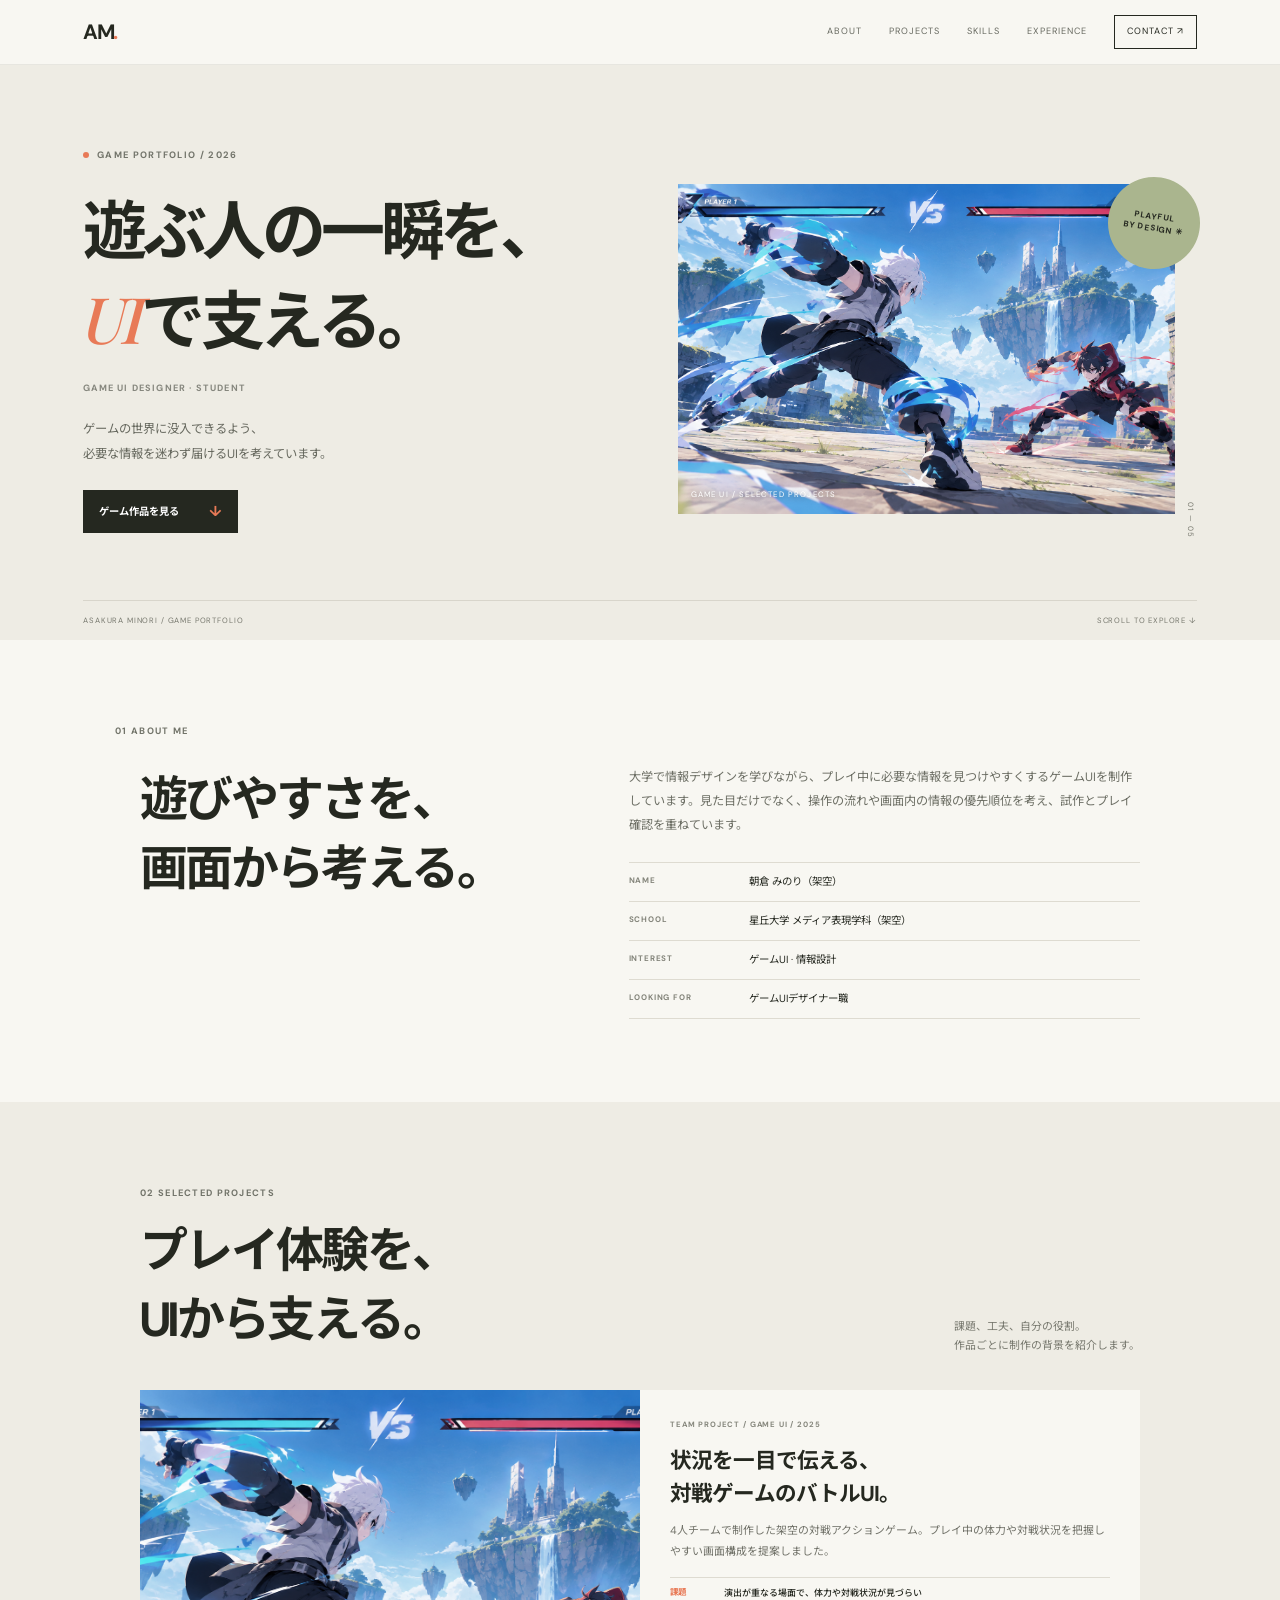
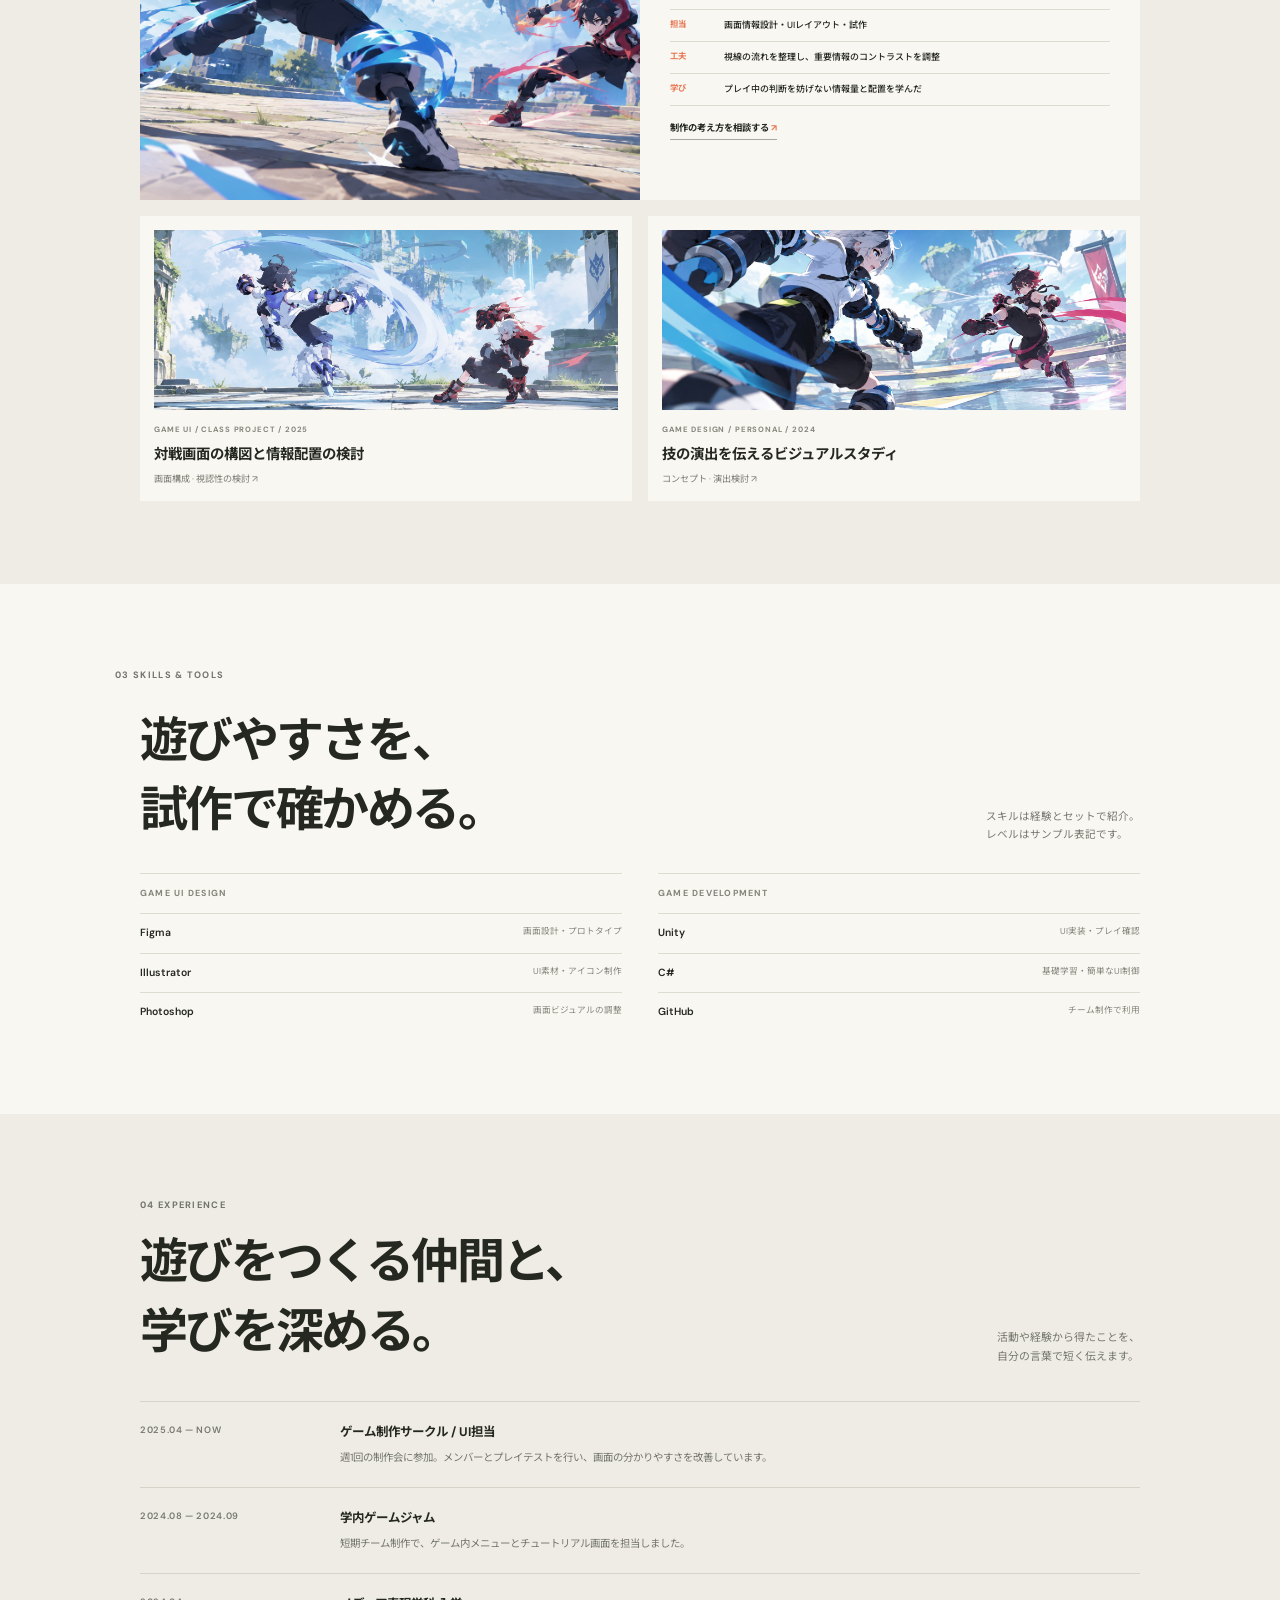
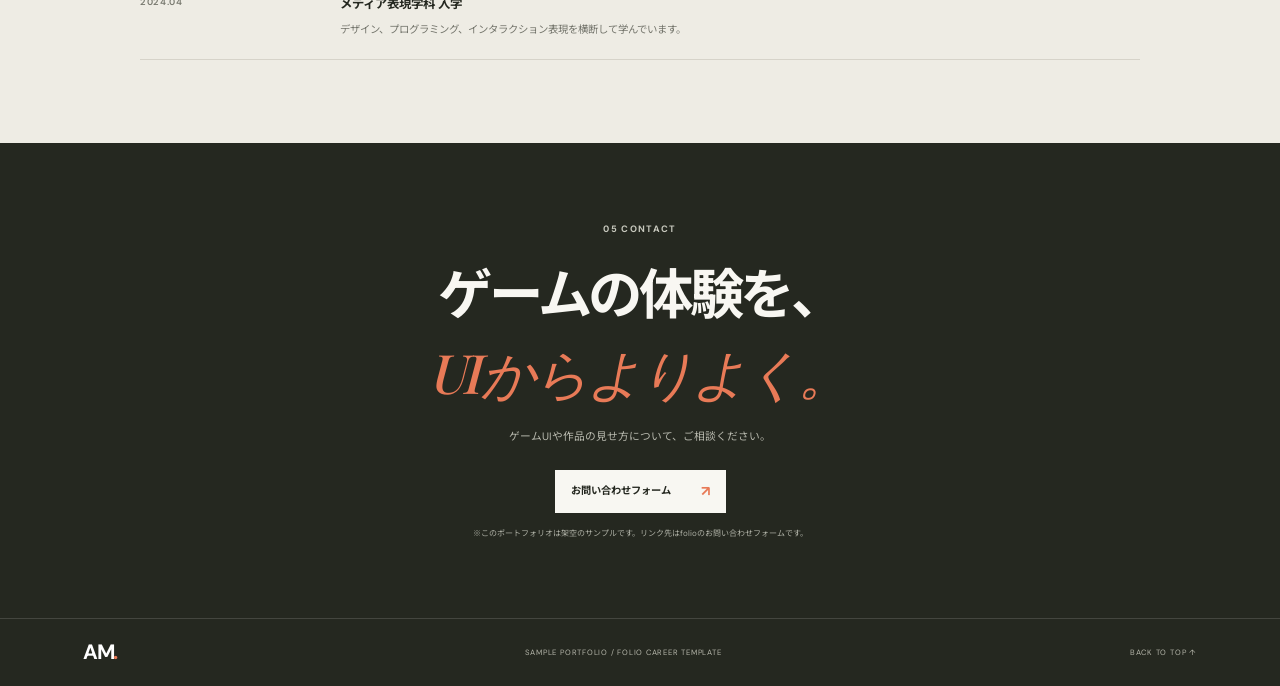
<file: templates/student-preview.html>
<!DOCTYPE html>
<html lang="ja">
<head>
    <meta charset="UTF-8">
    <meta name="viewport" content="width=device-width, initial-scale=1.0">
    <meta name="description" content="ゲーム業界を目指す架空の学生、朝倉みのりのポートフォリオサンプルです。">
    <title>Game Portfolio — Asakura Minori | folio サンプル</title>
    <link rel="preconnect" href="https://fonts.googleapis.com"><link rel="preconnect" href="https://fonts.gstatic.com" crossorigin>
    <link href="https://fonts.googleapis.com/css2?family=DM+Sans:wght@400;500;600;700&family=Noto+Sans+JP:wght@400;500;600;700&family=Playfair+Display:wght@500;600&display=swap" rel="stylesheet">
    <link rel="stylesheet" href="../css/student-demo.css">
    <link rel="icon" type="image/jpeg" href="../icon.jpg">
    <meta property="og:image" content="../folio_banner_x.png">
    <meta property="og:image:alt" content="folio — あなたの経験を、伝わるかたちに。">
</head>
<body id="top">
    <header class="demo-header"><a class="demo-logo" href="#top">AM<span>.</span></a><nav aria-label="ポートフォリオメニュー"><a href="#about">ABOUT</a><a href="#projects">PROJECTS</a><a href="#skills">SKILLS</a><a href="#experience">EXPERIENCE</a><a class="demo-contact-link" href="#contact">CONTACT ↗</a></nav></header>
    <main>
        <section class="demo-hero"><div class="demo-hero__inner"><div class="demo-hero__copy"><p class="demo-eyebrow"><span></span> GAME PORTFOLIO / 2026</p><h1>遊ぶ人の一瞬を、<br><em>UI</em>で支える。</h1><p class="demo-hero__role">GAME UI DESIGNER · STUDENT</p><p class="demo-hero__lead">ゲームの世界に没入できるよう、<br>必要な情報を迷わず届けるUIを考えています。</p><a class="demo-button" href="#projects">ゲーム作品を見る <span>↓</span></a></div><div class="demo-hero__art"><div class="demo-hero__portrait"><img src="../images/work01.png" alt="架空の対戦アクションゲームのバトル画面"><span>GAME UI / SELECTED PROJECTS</span></div><div class="demo-sticker">PLAYFUL<br>BY DESIGN ✳</div><div class="demo-hero__index">01 — 05</div></div></div><div class="demo-hero__bottom"><span>ASAKURA MINORI / GAME PORTFOLIO</span><span>SCROLL TO EXPLORE ↓</span></div></section>

        <section class="demo-about" id="about"><div class="demo-section-label"><span>01</span> ABOUT ME</div><div class="demo-about__content"><h2>遊びやすさを、<br>画面から考える。</h2><div><p>大学で情報デザインを学びながら、プレイ中に必要な情報を見つけやすくするゲームUIを制作しています。見た目だけでなく、操作の流れや画面内の情報の優先順位を考え、試作とプレイ確認を重ねています。</p><dl><div><dt>NAME</dt><dd>朝倉 みのり（架空）</dd></div><div><dt>SCHOOL</dt><dd>星丘大学 メディア表現学科（架空）</dd></div><div><dt>INTEREST</dt><dd>ゲームUI · 情報設計</dd></div><div><dt>LOOKING FOR</dt><dd>ゲームUIデザイナー職</dd></div></dl></div></div></section>

        <section class="demo-projects" id="projects"><div class="demo-section-heading"><div><div class="demo-section-label"><span>02</span> SELECTED PROJECTS</div><h2>プレイ体験を、<br>UIから支える。</h2></div><p>課題、工夫、自分の役割。<br>作品ごとに制作の背景を紹介します。</p></div>
            <article class="demo-project demo-project--featured"><div class="demo-project__image demo-project__image--one"><img src="../images/work01.png" alt="架空の対戦アクションゲームのバトル画面"></div><div class="demo-project__body"><p class="demo-project__meta">TEAM PROJECT / GAME UI / 2025</p><h3>状況を一目で伝える、<br>対戦ゲームのバトルUI。</h3><p>4人チームで制作した架空の対戦アクションゲーム。プレイ中の体力や対戦状況を把握しやすい画面構成を提案しました。</p><div class="demo-project__facts"><div><span>課題</span><strong>演出が重なる場面で、体力や対戦状況が見づらい</strong></div><div><span>担当</span><strong>画面情報設計・UIレイアウト・試作</strong></div><div><span>工夫</span><strong>視線の流れを整理し、重要情報のコントラストを調整</strong></div><div><span>学び</span><strong>プレイ中の判断を妨げない情報量と配置を学んだ</strong></div></div><a href="#contact" class="demo-project__link">制作の考え方を相談する <span>↗</span></a></div></article>
            <div class="demo-projects__secondary"><article class="demo-project-card"><div class="demo-project-card__image"><img src="../images/work02.png" alt="架空の対戦アクションゲームのキャラクターとステージのビジュアル案"></div><p>GAME UI / CLASS PROJECT / 2025</p><h3>対戦画面の構図と情報配置の検討</h3><span>画面構成 · 視認性の検討 ↗</span></article><article class="demo-project-card"><div class="demo-project-card__image"><img src="../images/work03.png" alt="架空のアクションゲームで技を繰り出すキャラクターのビジュアル案"></div><p>GAME DESIGN / PERSONAL / 2024</p><h3>技の演出を伝えるビジュアルスタディ</h3><span>コンセプト · 演出検討 ↗</span></article></div>
        </section>

        <section class="demo-skills" id="skills"><div class="demo-section-label"><span>03</span> SKILLS & TOOLS</div><div class="demo-skills__heading"><h2>遊びやすさを、<br>試作で確かめる。</h2><p>スキルは経験とセットで紹介。<br>レベルはサンプル表記です。</p></div><div class="demo-skill-groups"><div><h3>GAME UI DESIGN</h3><p>Figma <span>画面設計・プロトタイプ</span></p><p>Illustrator <span>UI素材・アイコン制作</span></p><p>Photoshop <span>画面ビジュアルの調整</span></p></div><div><h3>GAME DEVELOPMENT</h3><p>Unity <span>UI実装・プレイ確認</span></p><p>C# <span>基礎学習・簡単なUI制御</span></p><p>GitHub <span>チーム制作で利用</span></p></div></div></section>

        <section class="demo-experience" id="experience"><div class="demo-section-heading"><div><div class="demo-section-label"><span>04</span> EXPERIENCE</div><h2>遊びをつくる仲間と、<br>学びを深める。</h2></div><p>活動や経験から得たことを、<br>自分の言葉で短く伝えます。</p></div><div class="demo-timeline"><article><time>2025.04 — NOW</time><div><h3>ゲーム制作サークル / UI担当</h3><p>週1回の制作会に参加。メンバーとプレイテストを行い、画面の分かりやすさを改善しています。</p></div></article><article><time>2024.08 — 2024.09</time><div><h3>学内ゲームジャム</h3><p>短期チーム制作で、ゲーム内メニューとチュートリアル画面を担当しました。</p></div></article><article><time>2024.04</time><div><h3>メディア表現学科 入学</h3><p>デザイン、プログラミング、インタラクション表現を横断して学んでいます。</p></div></article></div></section>

        <section class="demo-contact" id="contact"><div class="demo-section-label"><span>05</span> CONTACT</div><h2>ゲームの体験を、<br><em>UIからよりよく。</em></h2><p>ゲームUIや作品の見せ方について、ご相談ください。</p><a href="https://docs.google.com/forms/d/e/1FAIpQLScyyqGuEkWzi58jq9KVRhfOwHQXMqqbwf9MfNxQiBPfGqvGWQ/viewform?usp=publish-editor" target="_blank" rel="noopener noreferrer" class="demo-button demo-button--light">お問い合わせフォーム <span>↗</span></a><small>※このポートフォリオは架空のサンプルです。リンク先はfolioのお問い合わせフォームです。</small></section>
    </main>
    <footer class="demo-footer"><a class="demo-logo" href="#top">AM<span>.</span></a><span>SAMPLE PORTFOLIO / FOLIO CAREER TEMPLATE</span><a href="#top">BACK TO TOP ↑</a></footer>
</body>
</html>
</file>
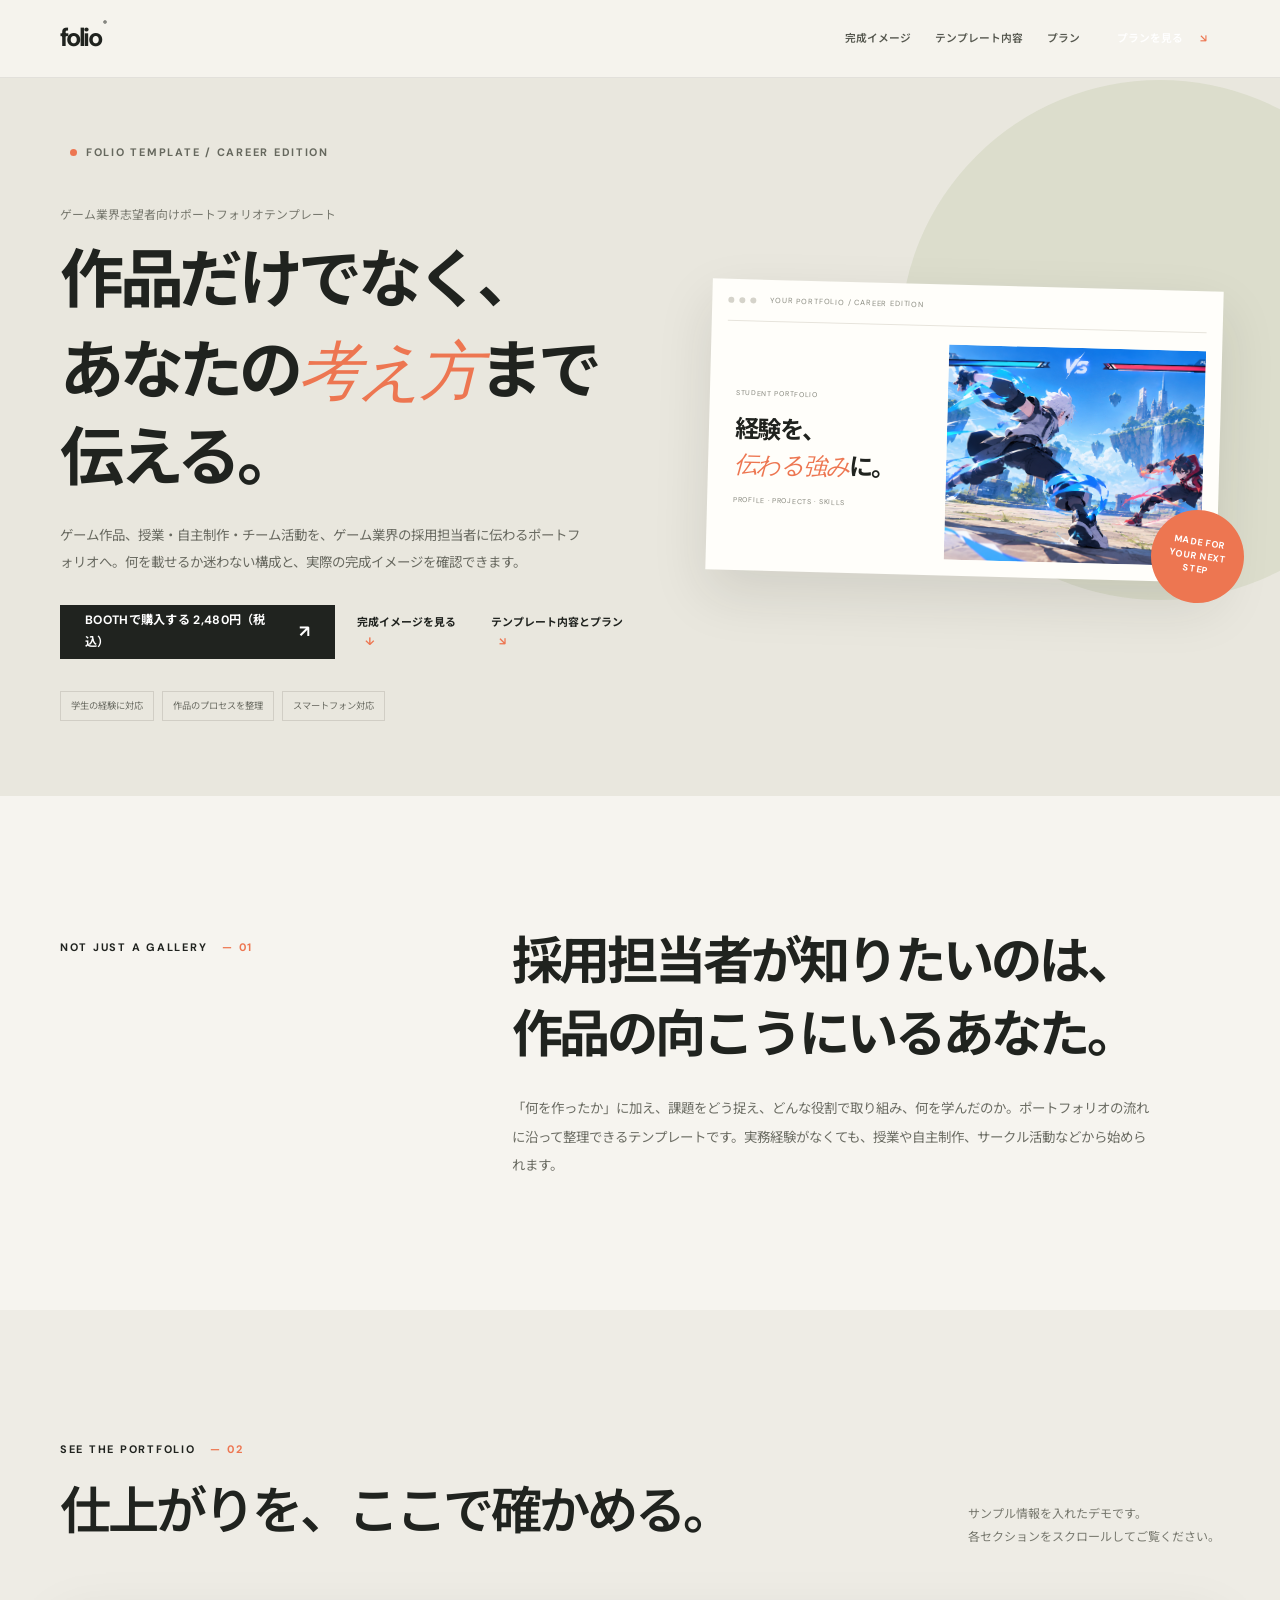
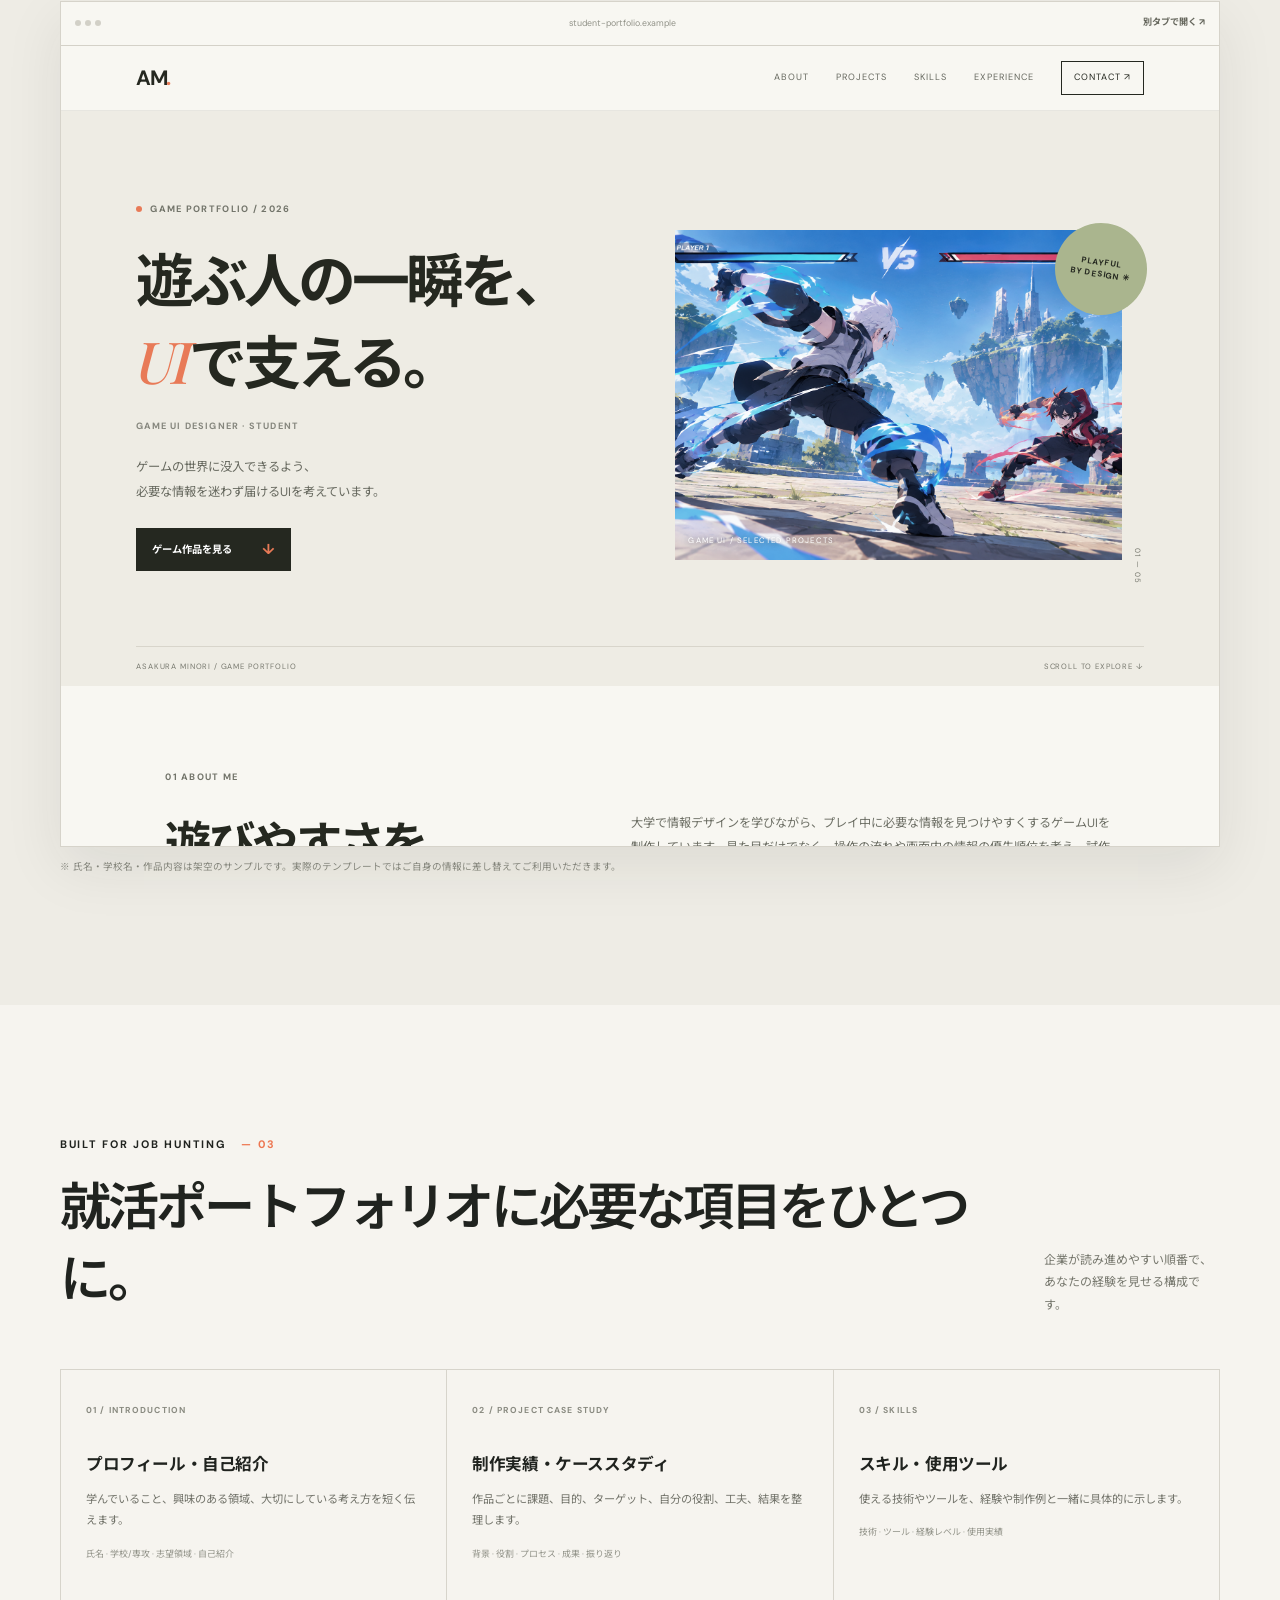
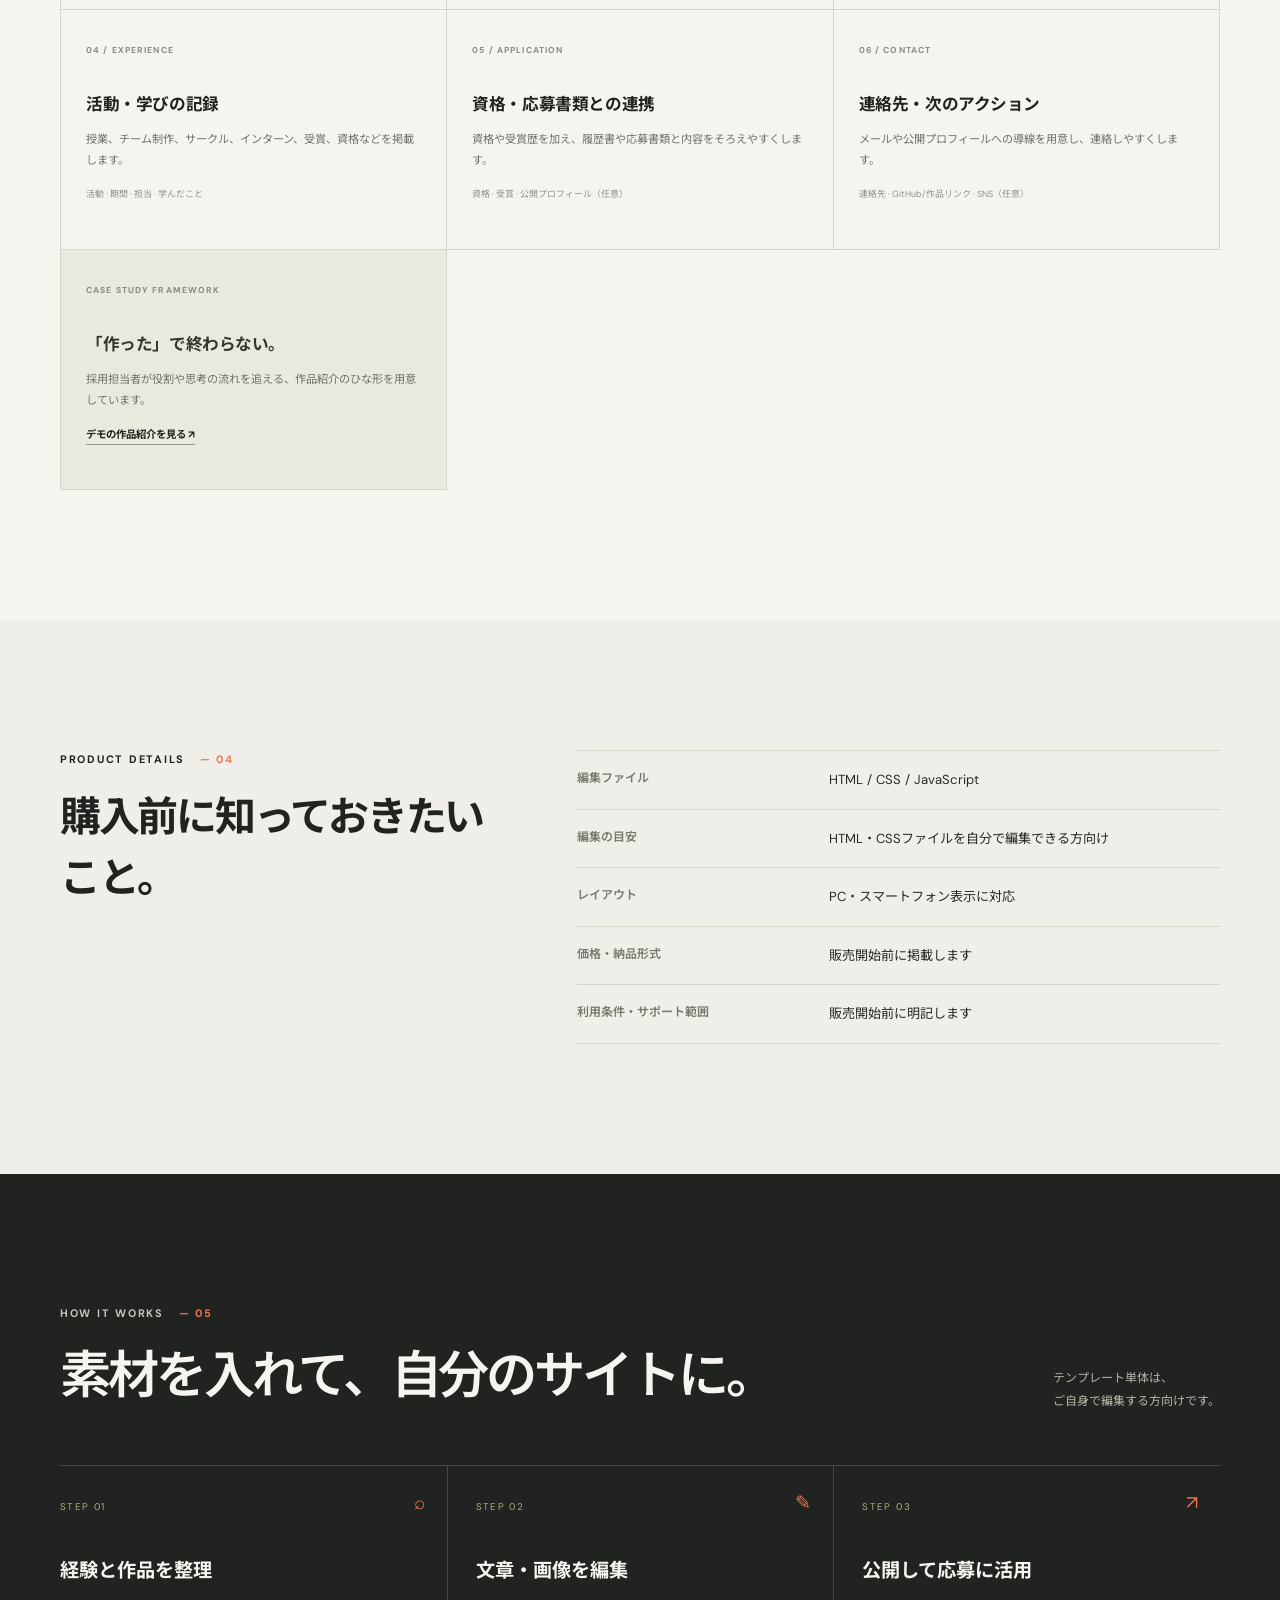
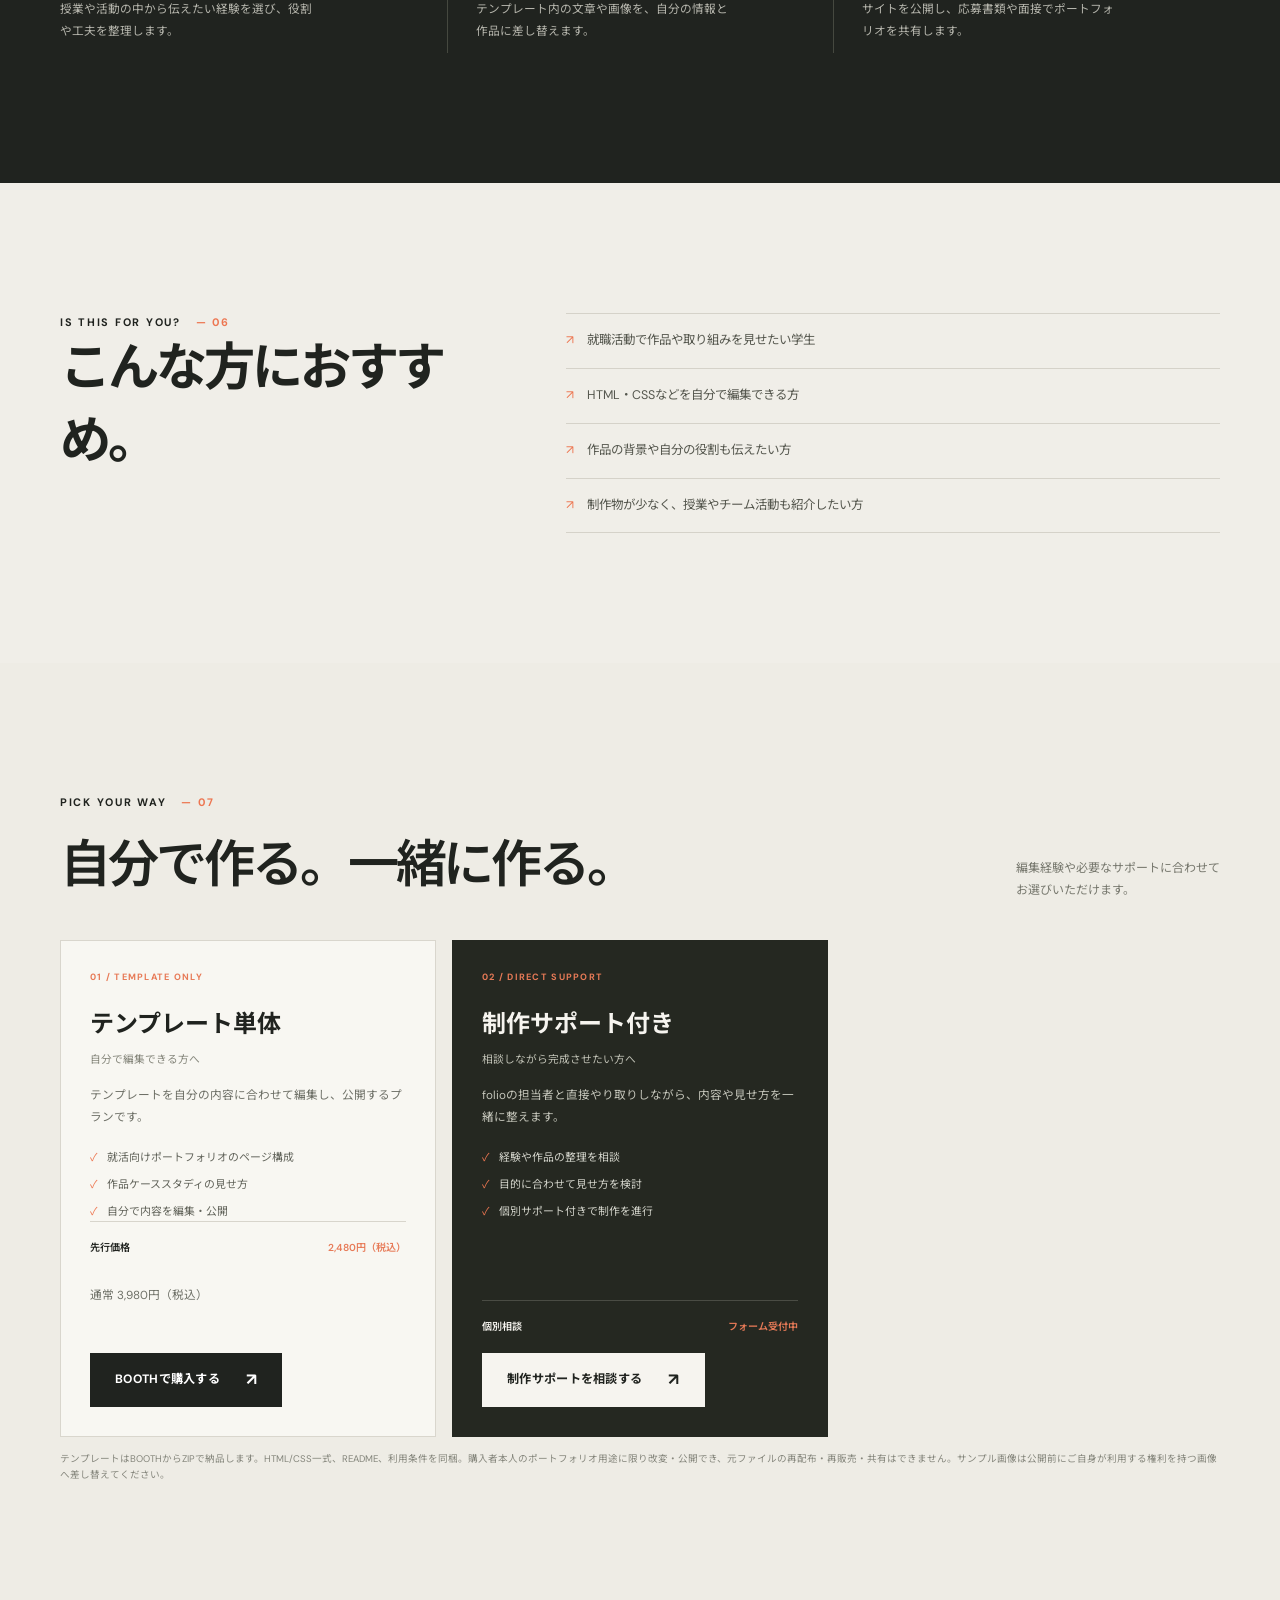
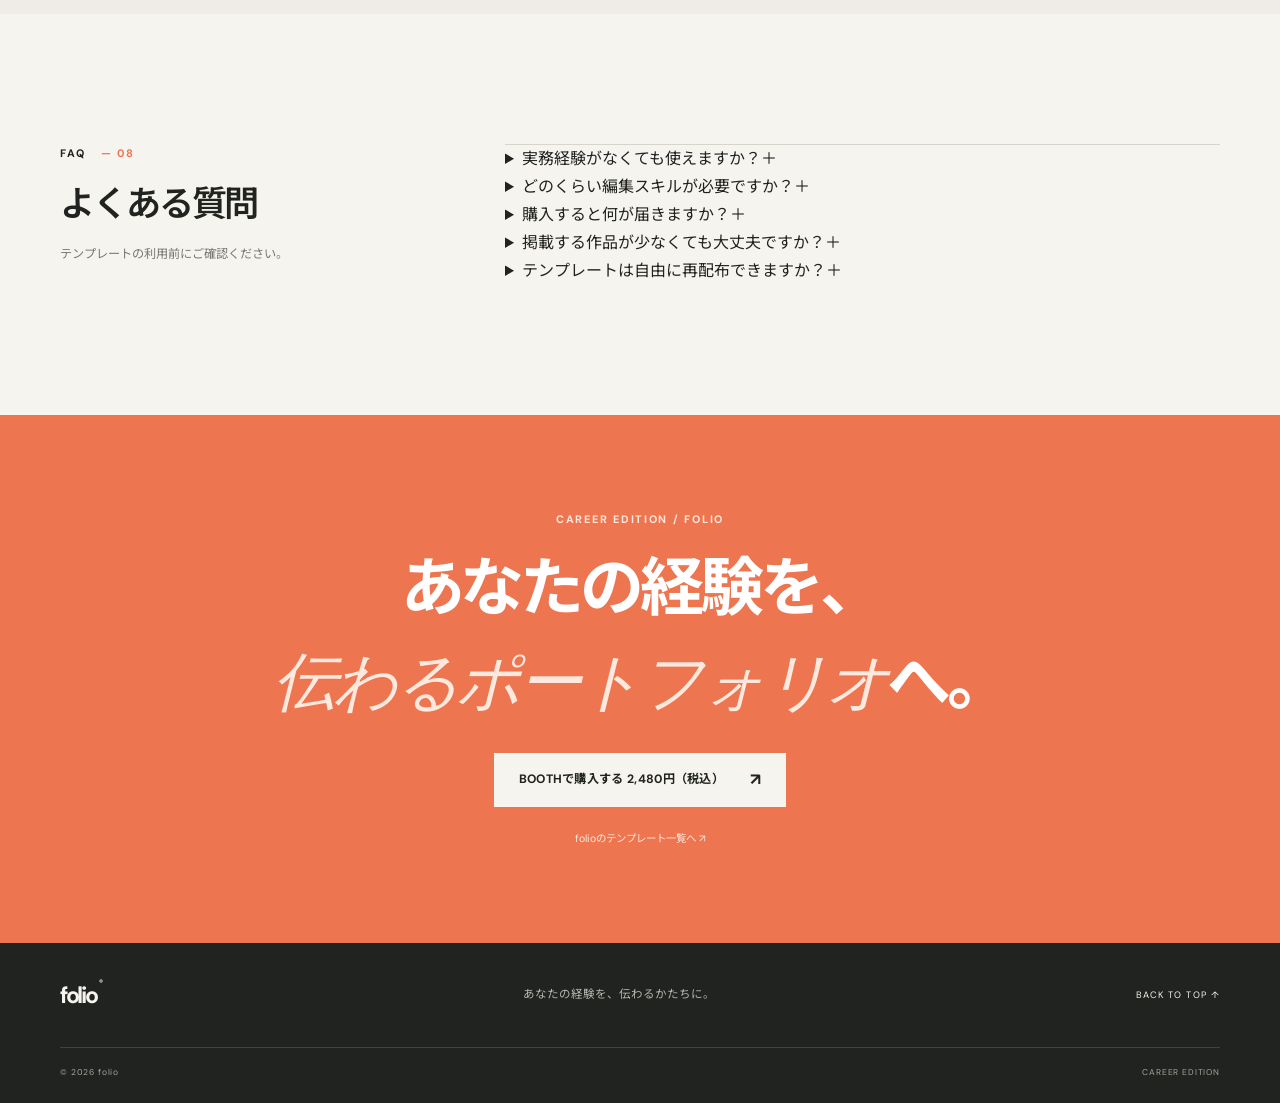
<file: templates/student.html>
<!DOCTYPE html>
<html lang="ja">
<head>
    <meta charset="UTF-8">
    <meta name="viewport" content="width=device-width, initial-scale=1.0">
    <meta name="description" content="就活生向けポートフォリオテンプレート。自己紹介、制作実績、スキル、活動経験をまとめ、考えた過程まで伝えるサイトの完成イメージをご覧いただけます。">
    <meta name="theme-color" content="#f6f4ef">
    <title>ゲーム業界志望者向けポートフォリオテンプレート | folio</title>
    <link rel="preconnect" href="https://fonts.googleapis.com">
    <link rel="preconnect" href="https://fonts.gstatic.com" crossorigin>
    <link href="https://fonts.googleapis.com/css2?family=DM+Sans:wght@400;500;600;700&family=Noto+Sans+JP:wght@400;500;600;700&family=Playfair+Display:wght@500;600&display=swap" rel="stylesheet">
    <link rel="stylesheet" href="../css/style.css">
    <link rel="stylesheet" href="../css/templates.css">
    <link rel="stylesheet" href="../css/student-product.css">
    <link rel="stylesheet" href="../css/student-product-details.css">
</head>
<body id="top">
    <header class="header"><div class="container header__inner"><a class="logo" href="../index.html">folio<span>®</span></a><nav class="product-nav" aria-label="ページ内ナビゲーション"><a href="#preview">完成イメージ</a><a href="#included">テンプレート内容</a><a href="#plans">プラン</a><a class="nav-cta" href="#plans">プランを見る <span>↘</span></a></nav></div></header>
    <main>
        <section class="product-hero"><div class="container product-hero__grid"><div class="product-hero__copy"><p class="eyebrow"><span class="eyebrow__dot"></span> FOLIO TEMPLATE / CAREER EDITION</p><p class="product-kicker">ゲーム業界志望者向けポートフォリオテンプレート</p><h1>作品だけでなく、<br>あなたの<span class="serif">考え方</span>まで伝える。</h1><p class="product-hero__lead">ゲーム作品、授業・自主制作・チーム活動を、ゲーム業界の採用担当者に伝わるポートフォリオへ。何を載せるか迷わない構成と、実際の完成イメージを確認できます。</p><div class="product-hero__actions"><a class="button button--dark" href="https://folio.booth.pm/items/8952739" target="_blank" rel="noopener noreferrer">BOOTHで購入する 2,480円（税込） <span>↗</span></a><a class="text-link" href="#preview">完成イメージを見る <span>↓</span></a><a class="text-link" href="#plans">テンプレート内容とプラン <span>↘</span></a></div><ul class="product-badges"><li>学生の経験に対応</li><li>作品のプロセスを整理</li><li>スマートフォン対応</li></ul></div><div class="product-hero__art"><div class="product-hero__art-window"><div class="art-window__bar"><span></span><span></span><span></span><small>YOUR PORTFOLIO / CAREER EDITION</small></div><div class="art-window__content"><div class="art-window__text"><small>STUDENT PORTFOLIO</small><strong>経験を、<br><i>伝わる強み</i>に。</strong><span>PROFILE · PROJECTS · SKILLS</span></div><div class="art-window__image"><img src="../images/work01.png" alt="ポートフォリオの作品紹介イメージ"></div></div></div><span class="product-hero__seal">MADE FOR<br>YOUR NEXT<br>STEP</span></div></div></section>

        <section class="product-intro section"><div class="container product-intro__grid"><p class="eyebrow">NOT JUST A GALLERY <span>— 01</span></p><div><h2>採用担当者が知りたいのは、<br>作品の向こうにいるあなた。</h2><p>「何を作ったか」に加え、課題をどう捉え、どんな役割で取り組み、何を学んだのか。ポートフォリオの流れに沿って整理できるテンプレートです。実務経験がなくても、授業や自主制作、サークル活動などから始められます。</p></div></div></section>

        <section class="portfolio-preview section section--paper" id="preview"><div class="container"><div class="section-head reveal"><div><p class="eyebrow">SEE THE PORTFOLIO <span>— 02</span></p><h2>仕上がりを、<br class="mobile-only">ここで確かめる。</h2></div><p>サンプル情報を入れたデモです。<br>各セクションをスクロールしてご覧ください。</p></div><div class="preview-browser reveal"><div class="preview-browser__top"><div class="preview-browser__dots"><i></i><i></i><i></i></div><span>student-portfolio.example</span><a href="student-preview.html" target="_blank" rel="noopener noreferrer">別タブで開く ↗</a></div><iframe src="student-preview.html" title="就活生向けポートフォリオの完成イメージ。プロフィール、制作実績、スキル、活動歴を含むサンプルサイト" loading="lazy"></iframe></div><p class="preview-caption">※ 氏名・学校名・作品内容は架空のサンプルです。実際のテンプレートではご自身の情報に差し替えてご利用いただきます。</p></div></section>

        <section class="included section" id="included"><div class="container"><div class="section-head reveal"><div><p class="eyebrow">BUILT FOR JOB HUNTING <span>— 03</span></p><h2>就活ポートフォリオに<br class="mobile-only">必要な項目をひとつに。</h2></div><p>企業が読み進めやすい順番で、<br>あなたの経験を見せる構成です。</p></div><div class="included-grid"><article class="included-card reveal"><span>01 / INTRODUCTION</span><h3>プロフィール・自己紹介</h3><p>学んでいること、興味のある領域、大切にしている考え方を短く伝えます。</p><small>氏名 · 学校/専攻 · 志望領域 · 自己紹介</small></article><article class="included-card reveal"><span>02 / PROJECT CASE STUDY</span><h3>制作実績・ケーススタディ</h3><p>作品ごとに課題、目的、ターゲット、自分の役割、工夫、結果を整理します。</p><small>背景 · 役割 · プロセス · 成果 · 振り返り</small></article><article class="included-card reveal"><span>03 / SKILLS</span><h3>スキル・使用ツール</h3><p>使える技術やツールを、経験や制作例と一緒に具体的に示します。</p><small>技術 · ツール · 経験レベル · 使用実績</small></article><article class="included-card reveal"><span>04 / EXPERIENCE</span><h3>活動・学びの記録</h3><p>授業、チーム制作、サークル、インターン、受賞、資格などを掲載します。</p><small>活動 · 期間 · 担当 · 学んだこと</small></article><article class="included-card reveal"><span>05 / APPLICATION</span><h3>資格・応募書類との連携</h3><p>資格や受賞歴を加え、履歴書や応募書類と内容をそろえやすくします。</p><small>資格 · 受賞 · 公開プロフィール（任意）</small></article><article class="included-card reveal"><span>06 / CONTACT</span><h3>連絡先・次のアクション</h3><p>メールや公開プロフィールへの導線を用意し、連絡しやすくします。</p><small>連絡先 · GitHub/作品リンク · SNS（任意）</small></article><article class="included-card included-card--accent reveal"><span>CASE STUDY FRAMEWORK</span><h3>「作った」で終わらない。</h3><p>採用担当者が役割や思考の流れを追える、作品紹介のひな形を用意しています。</p><a href="student-preview.html#projects">デモの作品紹介を見る ↗</a></article></div></div></section>

        <section class="product-specs section"><div class="container product-specs__grid"><div><p class="eyebrow">PRODUCT DETAILS <span>— 04</span></p><h2>購入前に知っておきたいこと。</h2></div><dl><div><dt>編集ファイル</dt><dd>HTML / CSS / JavaScript</dd></div><div><dt>編集の目安</dt><dd>HTML・CSSファイルを自分で編集できる方向け</dd></div><div><dt>レイアウト</dt><dd>PC・スマートフォン表示に対応</dd></div><div><dt>価格・納品形式</dt><dd>販売開始前に掲載します</dd></div><div><dt>利用条件・サポート範囲</dt><dd>販売開始前に明記します</dd></div></dl></div></section>

        <section class="steps section section--ink"><div class="container"><div class="section-head section-head--light reveal"><div><p class="eyebrow">HOW IT WORKS <span>— 05</span></p><h2>素材を入れて、<br class="mobile-only">自分のサイトに。</h2></div><p>テンプレート単体は、<br>ご自身で編集する方向けです。</p></div><div class="steps__grid"><article class="step reveal"><span>STEP 01</span><div class="step__symbol">⌕</div><h3>経験と作品を整理</h3><p>授業や活動の中から伝えたい経験を選び、役割や工夫を整理します。</p></article><article class="step reveal"><span>STEP 02</span><div class="step__symbol">✎</div><h3>文章・画像を編集</h3><p>テンプレート内の文章や画像を、自分の情報と作品に差し替えます。</p></article><article class="step reveal"><span>STEP 03</span><div class="step__symbol">↗</div><h3>公開して応募に活用</h3><p>サイトを公開し、応募書類や面接でポートフォリオを共有します。</p></article></div></div></section>

        <section class="product-fit section"><div class="container product-fit__grid"><div><p class="eyebrow">IS THIS FOR YOU? <span>— 06</span></p><h2>こんな方におすすめ。</h2></div><div class="product-fit__list"><p>就職活動で作品や取り組みを見せたい学生</p><p>HTML・CSSなどを自分で編集できる方</p><p>作品の背景や自分の役割も伝えたい方</p><p>制作物が少なく、授業やチーム活動も紹介したい方</p></div></div></section>

        <section class="product-plans section section--paper" id="plans"><div class="container"><div class="section-head reveal"><div><p class="eyebrow">PICK YOUR WAY <span>— 07</span></p><h2>自分で作る。<br class="mobile-only">一緒に作る。</h2></div><p>編集経験や必要なサポートに合わせて<br>お選びいただけます。</p></div><div class="product-options"><article class="product-option reveal"><span class="product-option__label">01 / TEMPLATE ONLY</span><h3>テンプレート単体</h3><p class="product-option__fit">自分で編集できる方へ</p><p>テンプレートを自分の内容に合わせて編集し、公開するプランです。</p><ul><li>就活向けポートフォリオのページ構成</li><li>作品ケーススタディの見せ方</li><li>自分で内容を編集・公開</li></ul><div class="product-option__price">先行価格<span>2,480円（税込）</span></div><p class="product-option__regular">通常 3,980円（税込）</p><a class="button button--dark" href="https://folio.booth.pm/items/8952739" target="_blank" rel="noopener noreferrer">BOOTHで購入する <span>↗</span></a></article><article class="product-option product-option--support reveal"><span class="product-option__label">02 / DIRECT SUPPORT</span><h3>制作サポート付き</h3><p class="product-option__fit">相談しながら完成させたい方へ</p><p>folioの担当者と直接やり取りしながら、内容や見せ方を一緒に整えます。</p><ul><li>経験や作品の整理を相談</li><li>目的に合わせて見せ方を検討</li><li>個別サポート付きで制作を進行</li></ul><div class="product-option__price">個別相談<span>フォーム受付中</span></div><a class="button button--cream" href="https://docs.google.com/forms/d/e/1FAIpQLScyyqGuEkWzi58jq9KVRhfOwHQXMqqbwf9MfNxQiBPfGqvGWQ/viewform?usp=publish-editor" target="_blank" rel="noopener noreferrer">制作サポートを相談する <span>↗</span></a></article></div><p class="product-terms-note">テンプレートはBOOTHからZIPで納品します。HTML/CSS一式、README、利用条件を同梱。購入者本人のポートフォリオ用途に限り改変・公開でき、元ファイルの再配布・再販売・共有はできません。サンプル画像は公開前にご自身が利用する権利を持つ画像へ差し替えてください。</p></div></section>

        <section class="product-faq section"><div class="container faq__grid"><div class="faq__heading"><p class="eyebrow">FAQ <span>— 08</span></p><h2>よくある質問</h2><p>テンプレートの利用前にご確認ください。</p></div><div class="faq__items"><details><summary>実務経験がなくても使えますか？<span>＋</span></summary><p>はい。授業課題、自主制作、チーム制作、サークル活動などを、役割や工夫と合わせて整理できる構成です。</p></details><details><summary>どのくらい編集スキルが必要ですか？<span>＋</span></summary><p>テンプレート単体は、HTML・CSSなどのファイルを編集できる方向けです。編集に不安がある方は制作サポートをご相談ください。</p></details><details><summary>購入すると何が届きますか？<span>＋</span></summary><p>HTML/CSSテンプレート、サンプル画像3点、README、LICENSEを含むZIPをBOOTHからダウンロードできます。先行価格は2,480円（税込）、通常価格は3,980円（税込）です。</p></details><details><summary>掲載する作品が少なくても大丈夫ですか？<span>＋</span></summary><p>作品数を増やすことより、掲載する経験の背景・役割・工夫を具体的に伝えることを想定した構成です。</p></details><details><summary>テンプレートは自由に再配布できますか？<span>＋</span></summary><p>購入者本人のポートフォリオ制作・公開のために改変できます。元ファイルや改変版の再配布・再販売・共有はできません。詳しくは商品に同梱のLICENSEをご確認ください。</p></details></div></div></section>

        <section class="product-bottom"><div class="container product-bottom__inner"><p class="eyebrow">CAREER EDITION / FOLIO</p><h2>あなたの経験を、<br><span class="serif">伝わるポートフォリオ</span>へ。</h2><a class="button button--cream" href="https://folio.booth.pm/items/8952739" target="_blank" rel="noopener noreferrer">BOOTHで購入する 2,480円（税込） <span>↗</span></a><a class="product-bottom__back" href="../index.html#for-you">folioのテンプレート一覧へ ↗</a></div></section>
    </main>
    <footer class="footer"><div class="container footer__top"><a class="logo" href="../index.html">folio<span>®</span></a><p>あなたの経験を、伝わるかたちに。</p><a href="#top" class="back-top">BACK TO TOP ↑</a></div><div class="container footer__bottom"><span>© 2026 folio</span><span>CAREER EDITION</span></div></footer>
    <script src="../js/main.js" defer></script>
</body>
</html>
</file>
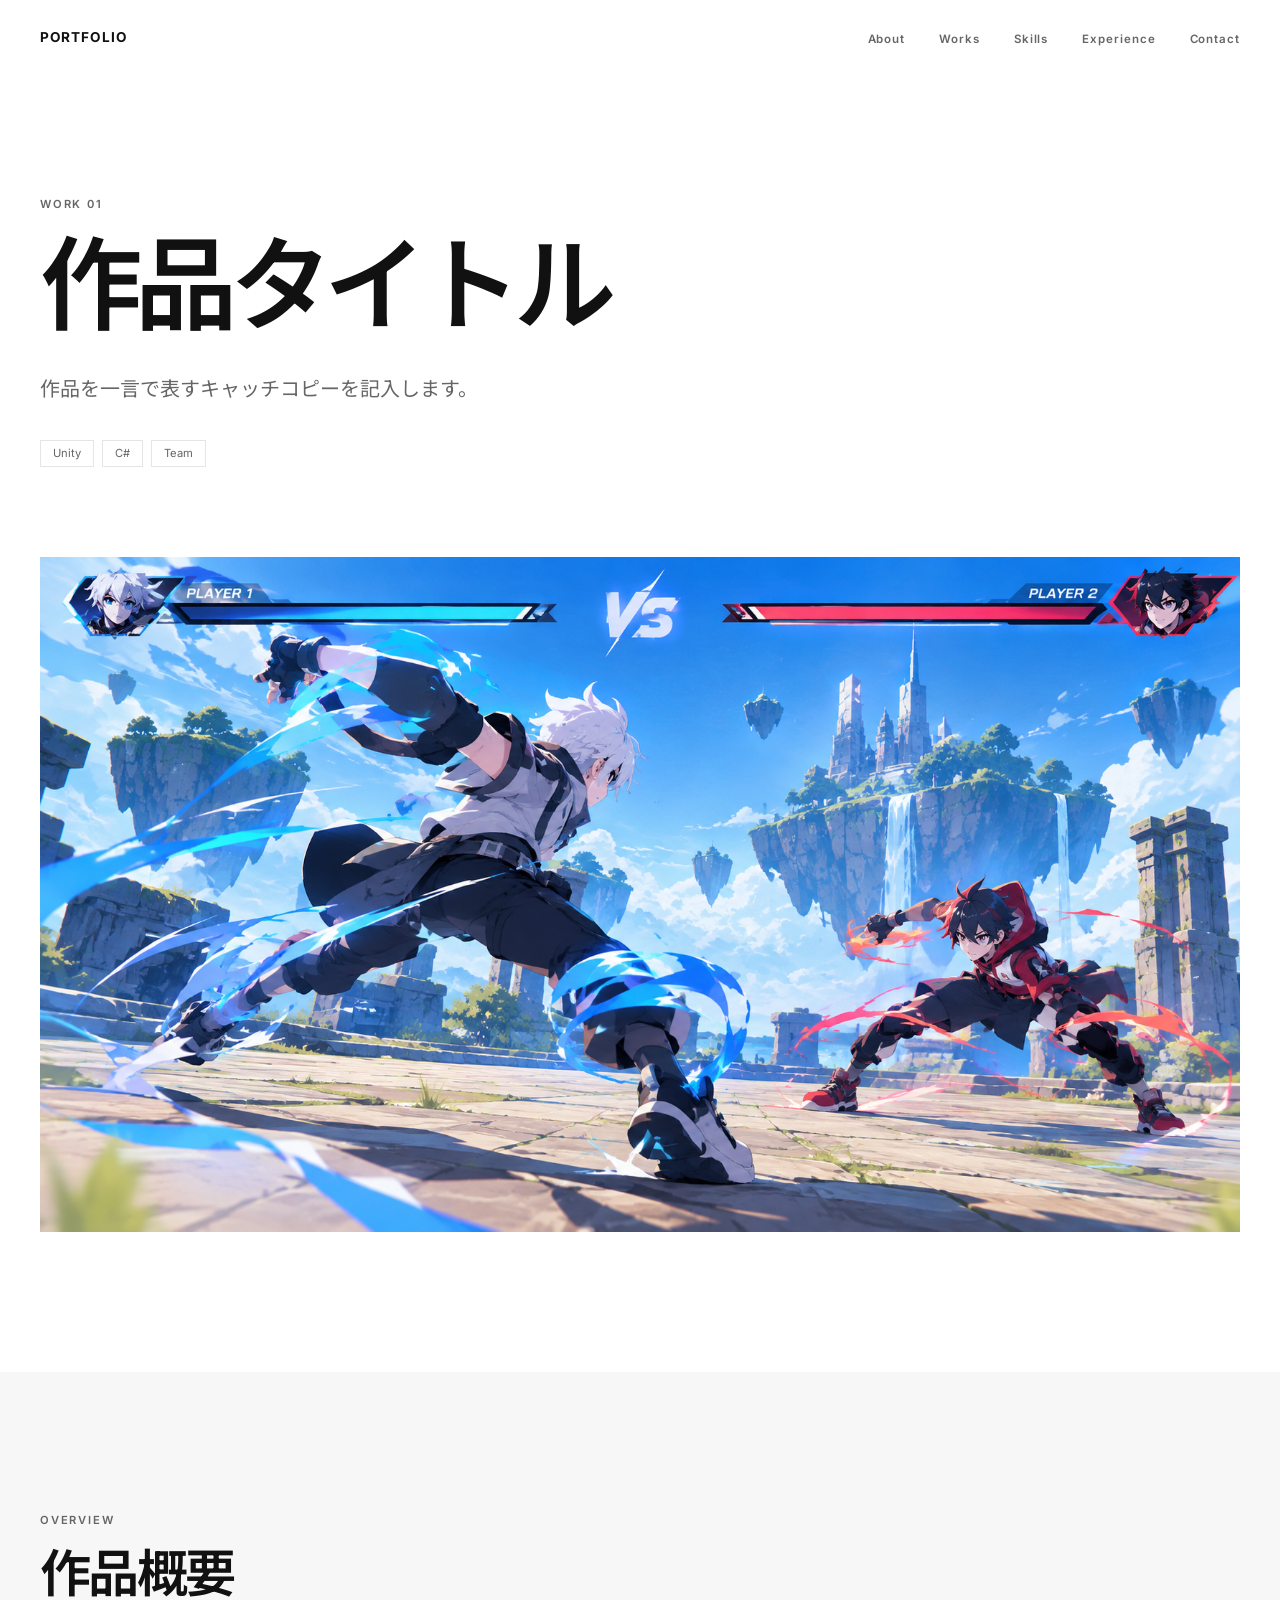
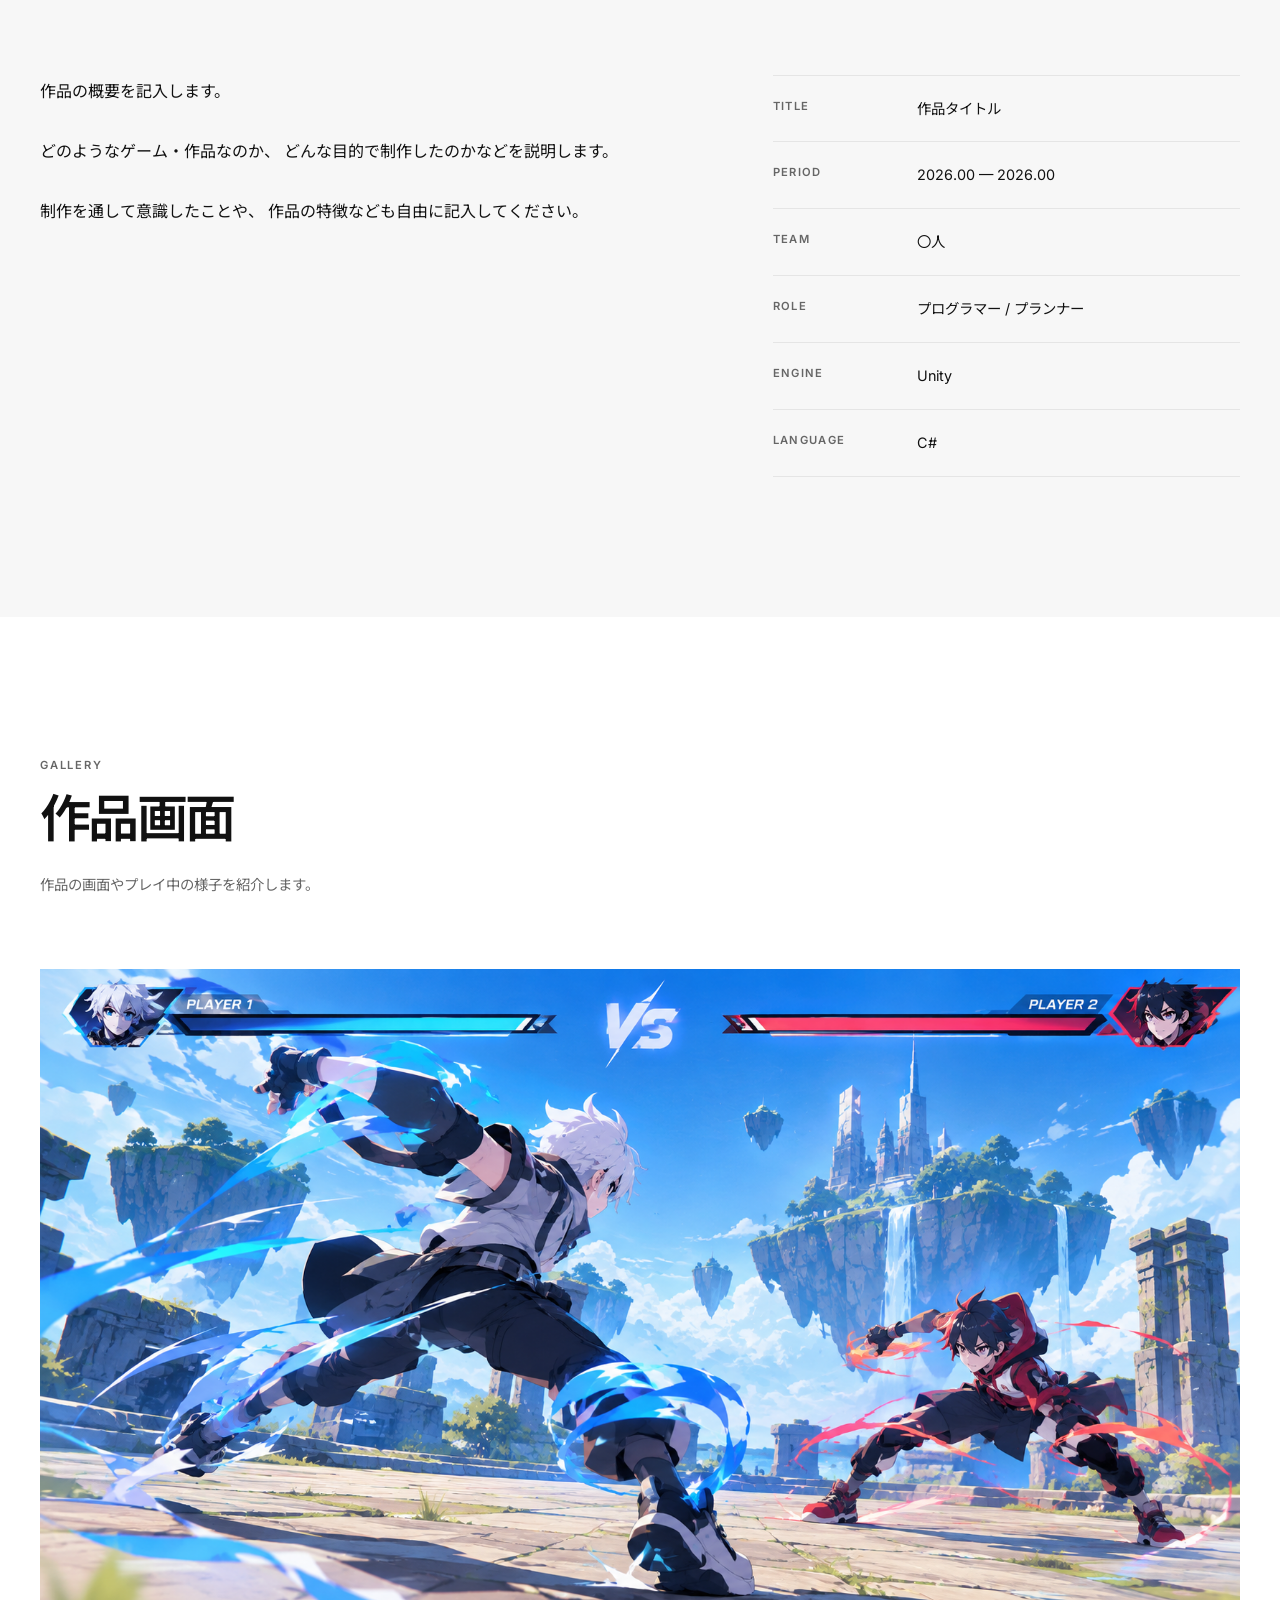
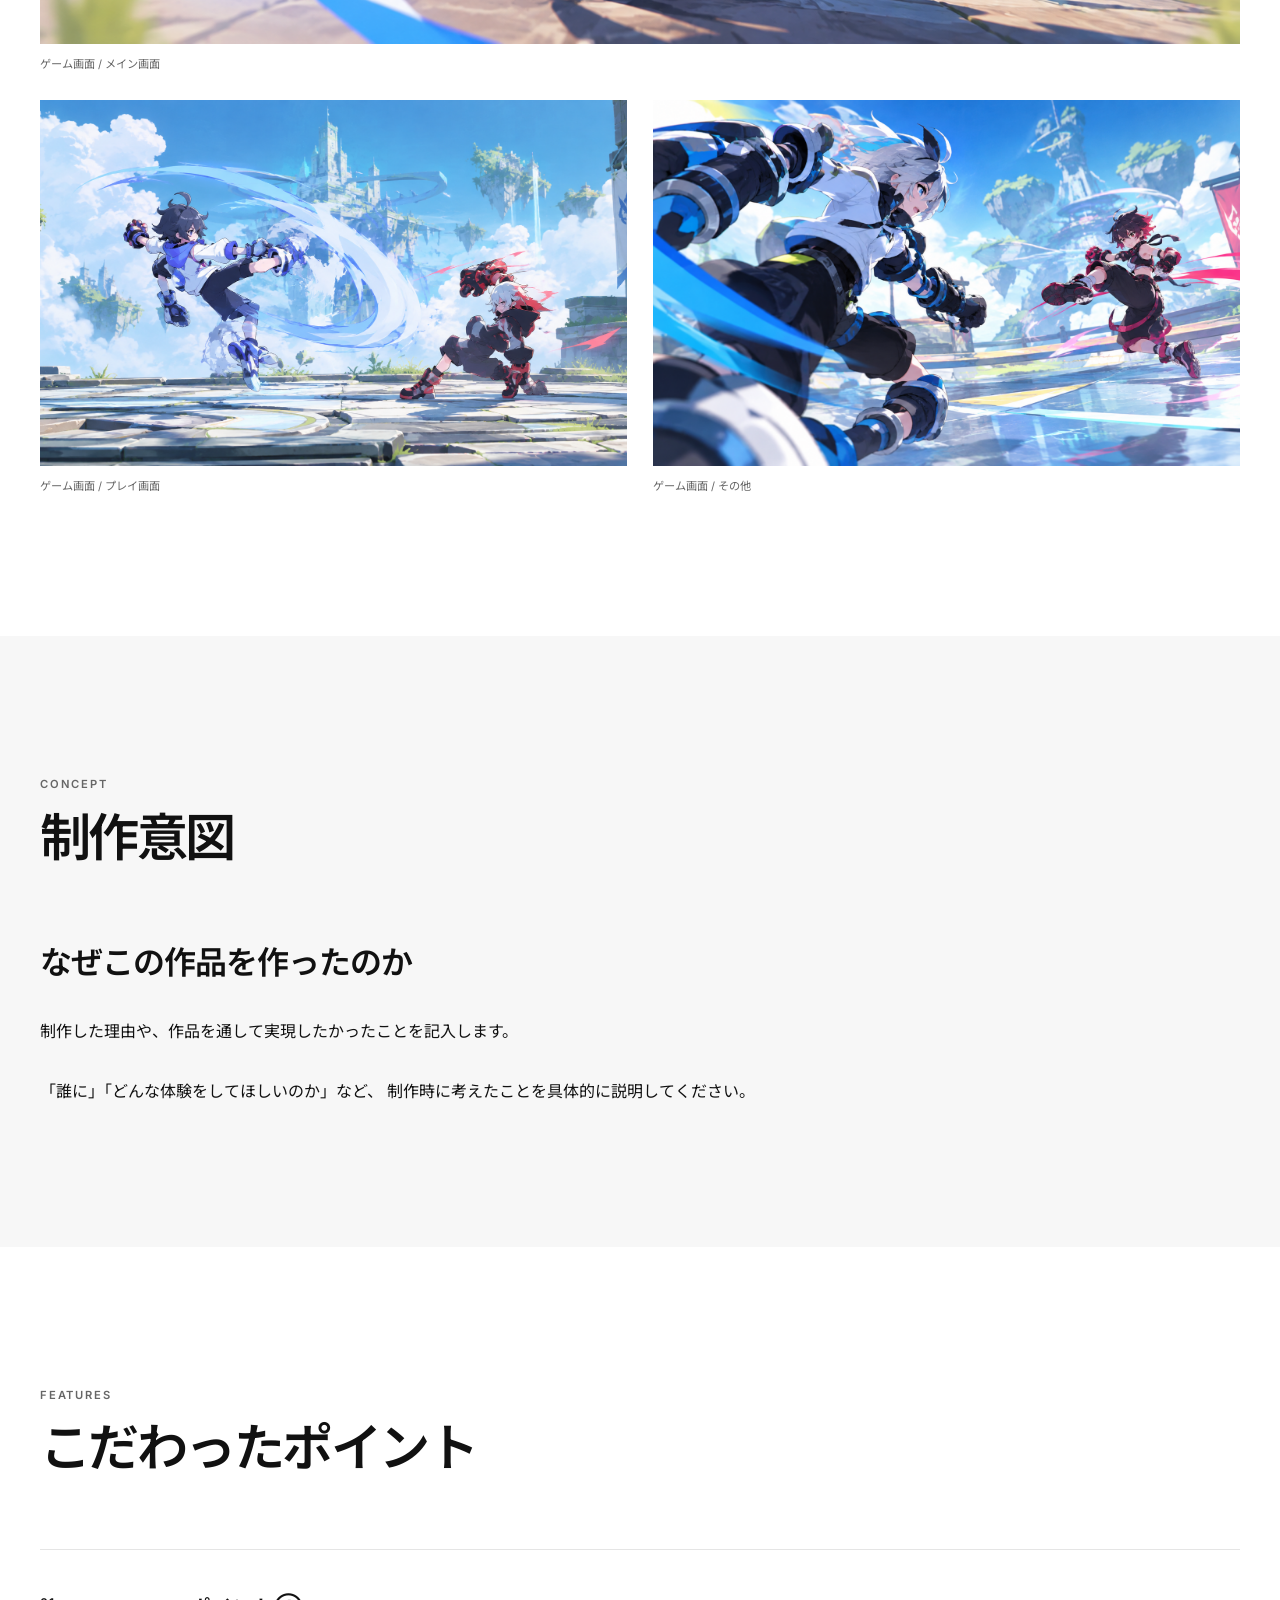
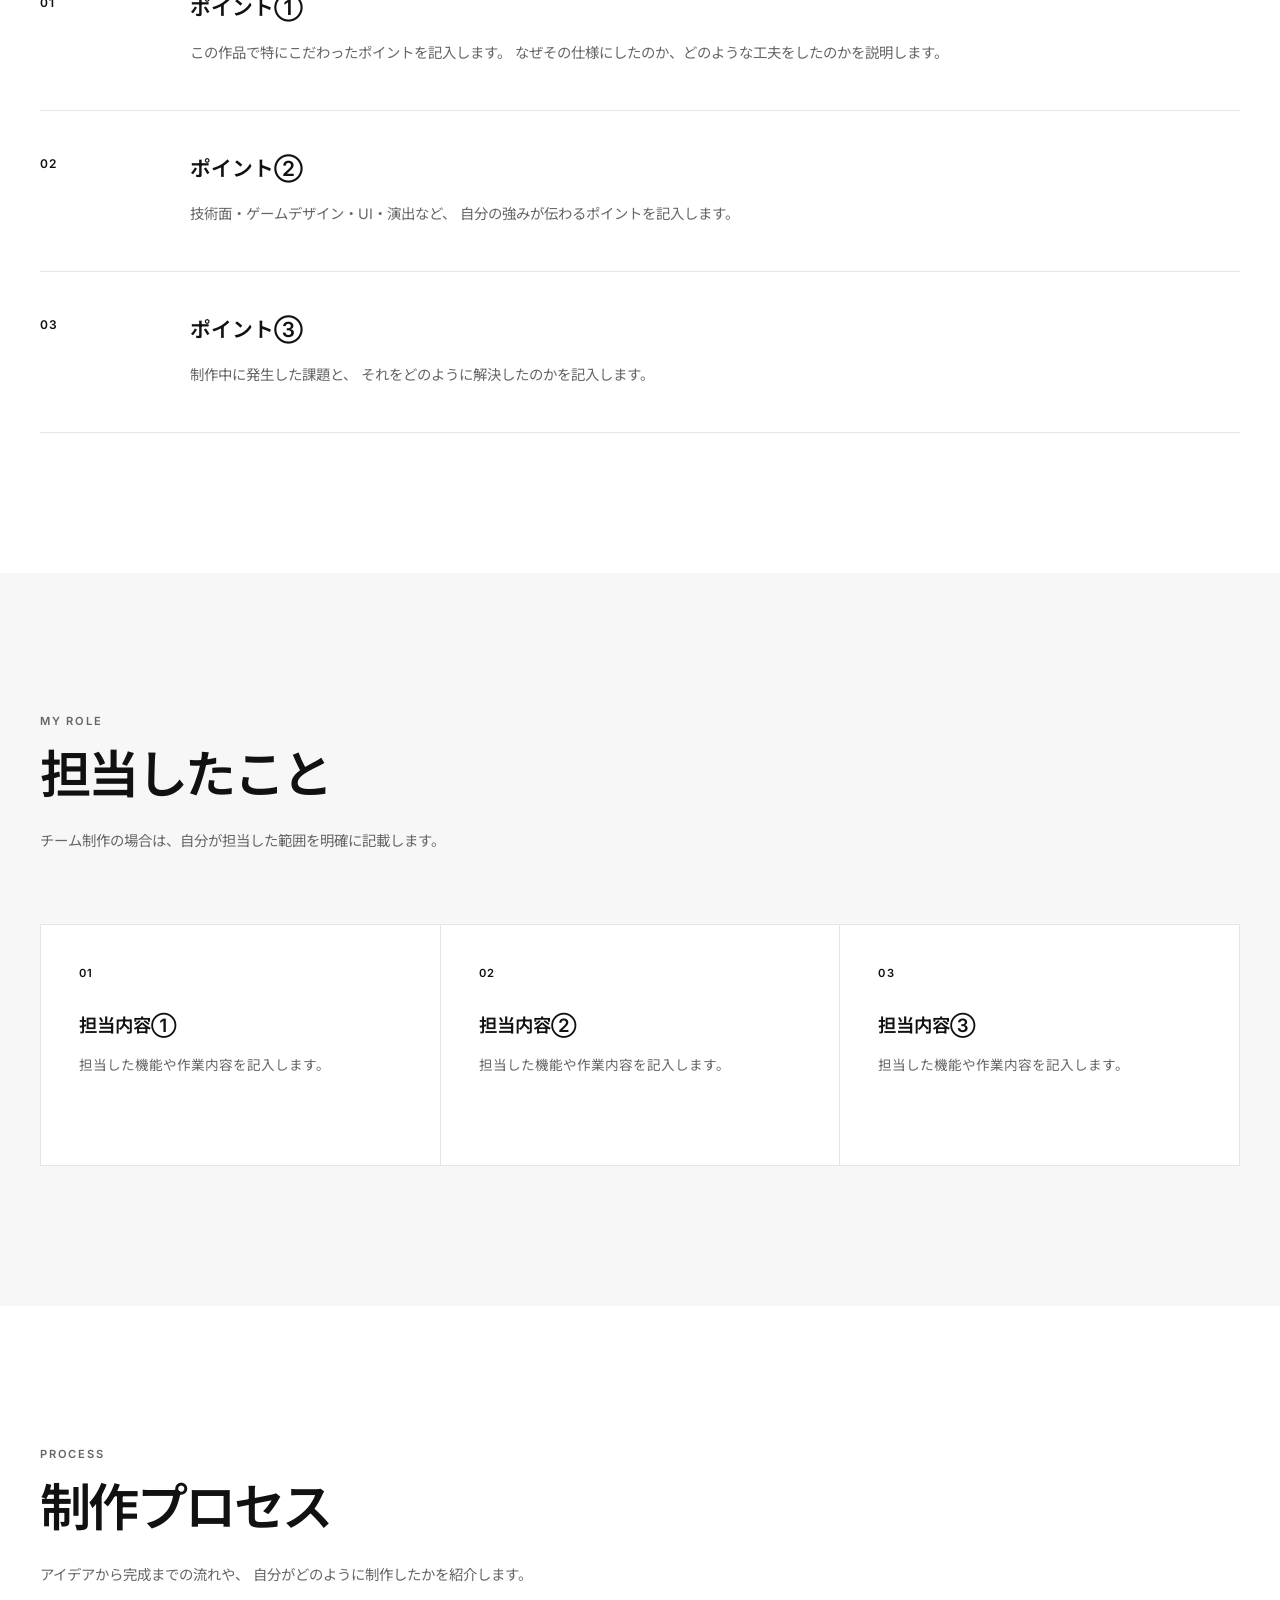
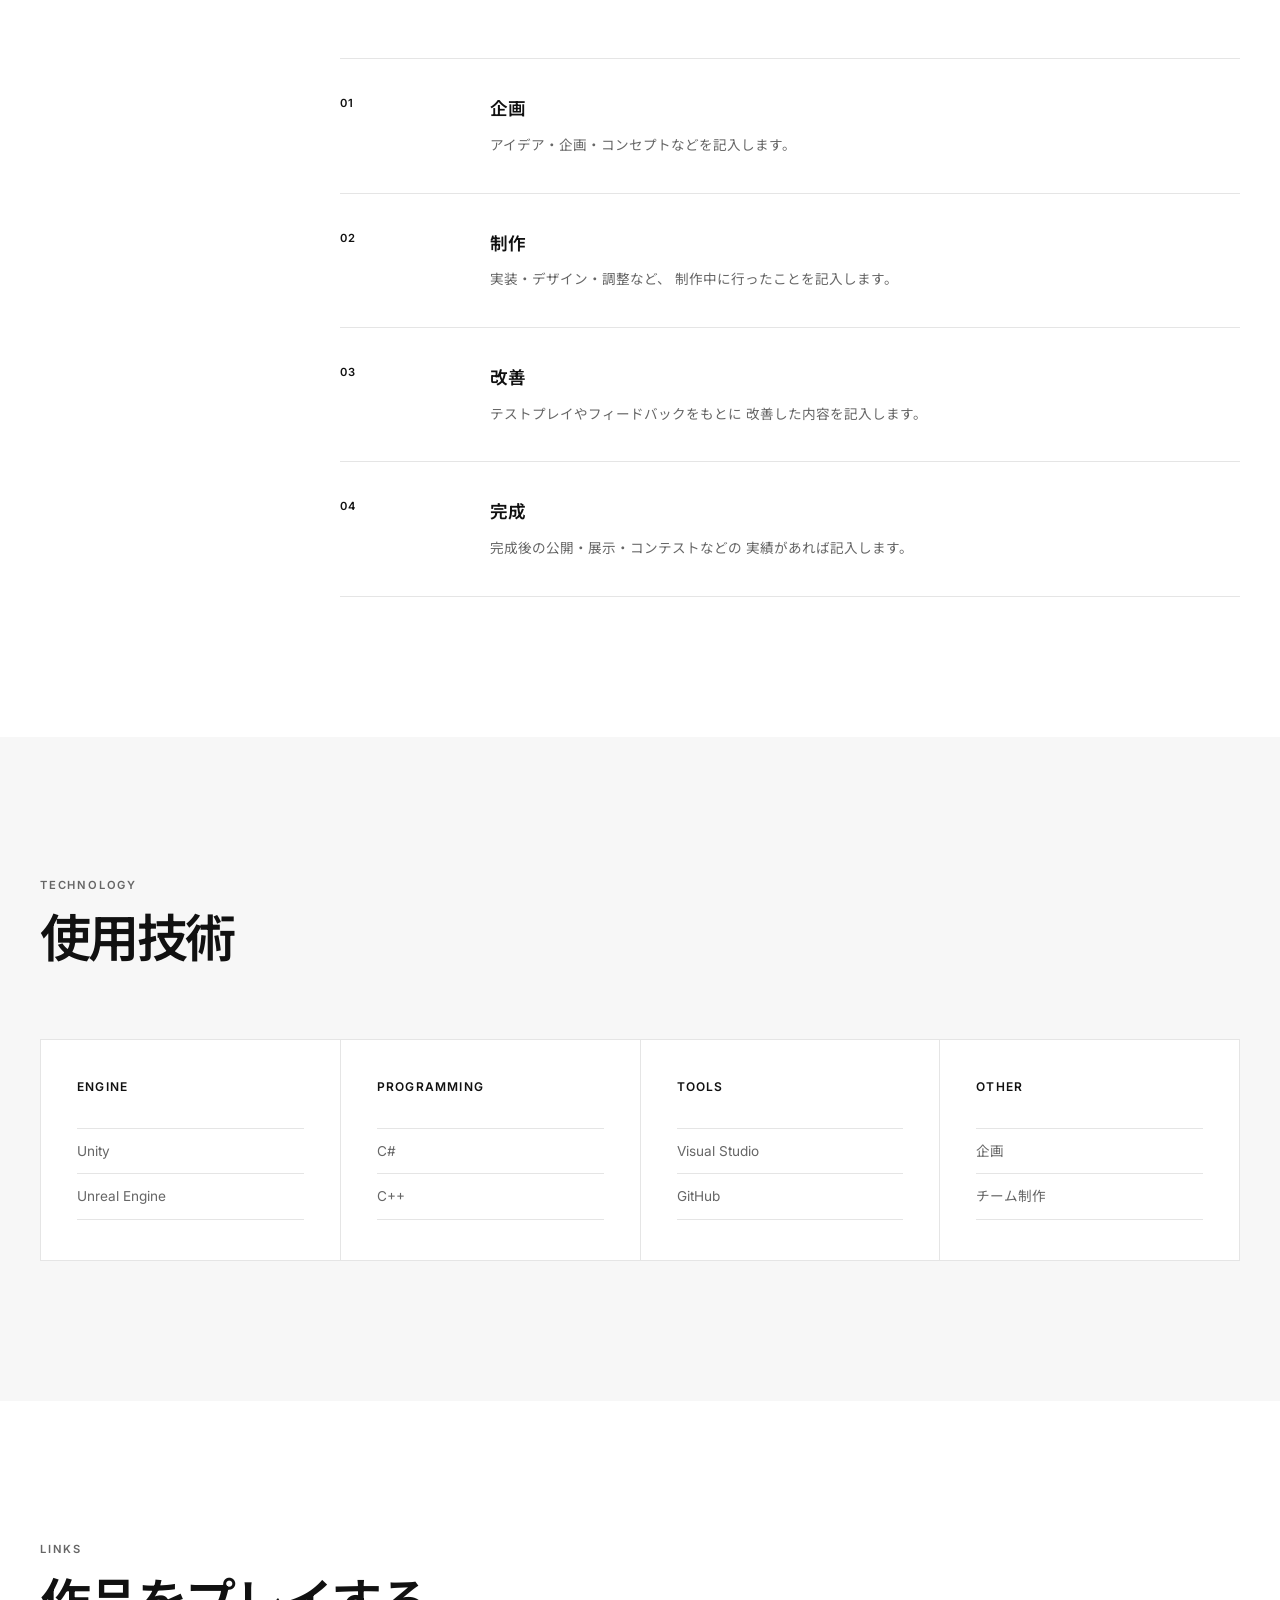
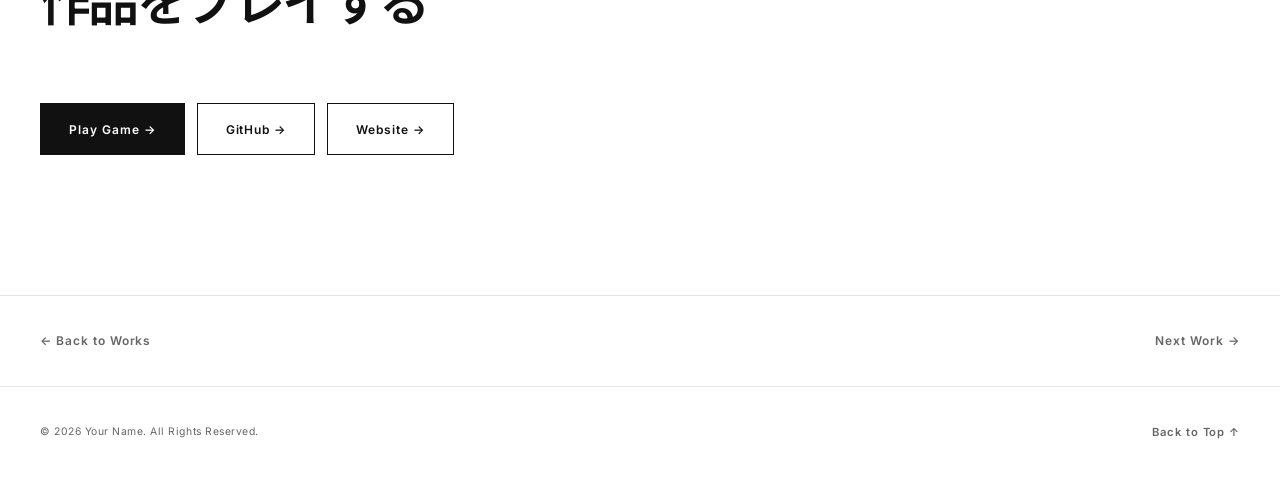
<file: works/works.html>
<!DOCTYPE html>
<html lang="ja">

<head>
    <meta charset="UTF-8">

    <!-- Viewport -->
    <meta name="viewport" content="width=device-width, initial-scale=1.0">

    <!-- SEO -->
    <title>作品タイトル | PORTFOLIO</title>

    <meta
        name="description"
        content="作品タイトルの制作実績詳細。制作期間、担当、使用技術、作品概要などをご紹介します。"
    >

    <!-- OGP -->
    <meta property="og:title" content="作品タイトル | PORTFOLIO">

    <meta
        property="og:description"
        content="作品タイトルの制作実績詳細。"
    >

    <meta property="og:type" content="website">
    <meta property="og:url" content="">
    <meta property="og:image" content="../folio_banner_x.png">
    <meta property="og:image:alt" content="folio — あなたの経験を、伝わるかたちに。">

    <!-- Fonts -->
    <link rel="preconnect" href="https://fonts.googleapis.com">
    <link rel="preconnect" href="https://fonts.gstatic.com" crossorigin>

    <link
        href="https://fonts.googleapis.com/css2?family=Inter:wght@400;500;600;700&family=Noto+Sans+JP:wght@400;500;600;700&display=swap"
        rel="stylesheet"
    >

    <!-- CSS -->
    <link rel="stylesheet" href="works.css">
    <link rel="icon" type="image/jpeg" href="../icon.jpg">
</head>


<body>

    <!-- ========================================
         HEADER
    ======================================== -->

    <header class="header" id="header">

        <div class="container header__inner">

            <a
                href="../index.html"
                class="logo"
                aria-label="トップページへ戻る"
            >
                PORTFOLIO
            </a>


            <!-- Mobile Menu Button -->

            <button
                class="menu-button"
                type="button"
                aria-label="メニューを開く"
                aria-expanded="false"
                aria-controls="global-navigation"
            >
                <span></span>
                <span></span>
            </button>


            <!-- Navigation -->

            <nav
                class="navigation"
                id="global-navigation"
                aria-label="メインナビゲーション"
            >

                <ul class="navigation__list">

                    <li>
                        <a href="../index.html#about">
                            About
                        </a>
                    </li>

                    <li>
                        <a href="../index.html#works">
                            Works
                        </a>
                    </li>

                    <li>
                        <a href="../index.html#skills">
                            Skills
                        </a>
                    </li>

                    <li>
                        <a href="../index.html#experience">
                            Experience
                        </a>
                    </li>

                    <li>
                        <a href="../index.html#contact">
                            Contact
                        </a>
                    </li>

                </ul>

            </nav>

        </div>

    </header>



    <main>


        <!-- ========================================
             WORK HERO
        ======================================== -->

        <section class="work-detail-hero">

            <div class="container">

                <div class="work-detail-hero__inner reveal">

                    <p class="section-label">
                        WORK 01
                    </p>

                    <h1 class="work-detail-hero__title">
                        作品タイトル
                    </h1>

                    <p class="work-detail-hero__lead">
                        作品を一言で表すキャッチコピーを記入します。
                    </p>

                    <ul class="work-detail-tags">

                        <li>
                            Unity
                        </li>

                        <li>
                            C#
                        </li>

                        <li>
                            Team
                        </li>

                    </ul>

                </div>

            </div>

        </section>



        <!-- ========================================
             MAIN VISUAL
        ======================================== -->

        <section class="work-detail-visual">

            <div class="container">

                <div class="work-detail-main-image reveal">

                    <img
                        src="../images/work01.png"
                        alt="作品タイトルのメインビジュアル"
                    >

                </div>

            </div>

        </section>



        <!-- ========================================
             OVERVIEW
        ======================================== -->

        <section class="section work-detail-overview">

            <div class="container">

                <div class="section-heading reveal">

                    <p class="section-label">
                        OVERVIEW
                    </p>

                    <h2 class="section-title">
                        作品概要
                    </h2>

                </div>


                <div class="work-detail-overview__grid">


                    <div class="work-detail-text reveal">

                        <p>
                            作品の概要を記入します。
                        </p>

                        <p>
                            どのようなゲーム・作品なのか、
                            どんな目的で制作したのかなどを説明します。
                        </p>

                        <p>
                            制作を通して意識したことや、
                            作品の特徴なども自由に記入してください。
                        </p>

                    </div>



                    <dl class="work-detail-info reveal">


                        <div class="work-detail-info__item">

                            <dt>
                                Title
                            </dt>

                            <dd>
                                作品タイトル
                            </dd>

                        </div>


                        <div class="work-detail-info__item">

                            <dt>
                                Period
                            </dt>

                            <dd>
                                2026.00 — 2026.00
                            </dd>

                        </div>


                        <div class="work-detail-info__item">

                            <dt>
                                Team
                            </dt>

                            <dd>
                                〇人
                            </dd>

                        </div>


                        <div class="work-detail-info__item">

                            <dt>
                                Role
                            </dt>

                            <dd>
                                プログラマー / プランナー
                            </dd>

                        </div>


                        <div class="work-detail-info__item">

                            <dt>
                                Engine
                            </dt>

                            <dd>
                                Unity
                            </dd>

                        </div>


                        <div class="work-detail-info__item">

                            <dt>
                                Language
                            </dt>

                            <dd>
                                C#
                            </dd>

                        </div>


                    </dl>

                </div>

            </div>

        </section>



        <!-- ========================================
             GALLERY
        ======================================== -->

        <section class="section work-detail-gallery">

            <div class="container">


                <div class="section-heading reveal">

                    <p class="section-label">
                        GALLERY
                    </p>

                    <h2 class="section-title">
                        作品画面
                    </h2>

                    <p class="section-description">
                        作品の画面やプレイ中の様子を紹介します。
                    </p>

                </div>



                <div class="work-gallery">


                    <figure class="work-gallery__item work-gallery__item--large reveal">

                        <img
                            src="../images/work01.png"
                            alt="作品タイトルのゲーム画面1"
                            loading="lazy"
                        >

                        <figcaption>
                            ゲーム画面 / メイン画面
                        </figcaption>

                    </figure>



                    <figure class="work-gallery__item reveal">

                        <img
                            src="../images/work02.png"
                            alt="作品タイトルのゲーム画面2"
                            loading="lazy"
                        >

                        <figcaption>
                            ゲーム画面 / プレイ画面
                        </figcaption>

                    </figure>



                    <figure class="work-gallery__item reveal">

                        <img
                            src="../images/work03.png"
                            alt="作品タイトルのゲーム画面3"
                            loading="lazy"
                        >

                        <figcaption>
                            ゲーム画面 / その他
                        </figcaption>

                    </figure>


                </div>

            </div>

        </section>



        <!-- ========================================
             CONCEPT
        ======================================== -->

        <section class="section work-detail-concept">

            <div class="container">


                <div class="section-heading reveal">

                    <p class="section-label">
                        CONCEPT
                    </p>

                    <h2 class="section-title">
                        制作意図
                    </h2>

                </div>



                <div class="work-detail-content reveal">

                    <h3>
                        なぜこの作品を作ったのか
                    </h3>

                    <p>
                        制作した理由や、作品を通して実現したかったことを記入します。
                    </p>

                    <p>
                        「誰に」「どんな体験をしてほしいのか」など、
                        制作時に考えたことを具体的に説明してください。
                    </p>

                </div>


            </div>

        </section>



        <!-- ========================================
             FEATURES
        ======================================== -->

        <section class="section work-detail-features">

            <div class="container">


                <div class="section-heading reveal">

                    <p class="section-label">
                        FEATURES
                    </p>

                    <h2 class="section-title">
                        こだわったポイント
                    </h2>

                </div>



                <div class="feature-list">


                    <article class="feature-item reveal">

                        <div class="feature-item__number">
                            01
                        </div>

                        <div class="feature-item__content">

                            <h3>
                                ポイント①
                            </h3>

                            <p>
                                この作品で特にこだわったポイントを記入します。
                                なぜその仕様にしたのか、どのような工夫をしたのかを説明します。
                            </p>

                        </div>

                    </article>



                    <article class="feature-item reveal">

                        <div class="feature-item__number">
                            02
                        </div>

                        <div class="feature-item__content">

                            <h3>
                                ポイント②
                            </h3>

                            <p>
                                技術面・ゲームデザイン・UI・演出など、
                                自分の強みが伝わるポイントを記入します。
                            </p>

                        </div>

                    </article>



                    <article class="feature-item reveal">

                        <div class="feature-item__number">
                            03
                        </div>

                        <div class="feature-item__content">

                            <h3>
                                ポイント③
                            </h3>

                            <p>
                                制作中に発生した課題と、
                                それをどのように解決したのかを記入します。
                            </p>

                        </div>

                    </article>


                </div>

            </div>

        </section>



        <!-- ========================================
             MY ROLE
        ======================================== -->

        <section class="section work-detail-role">

            <div class="container">


                <div class="section-heading reveal">

                    <p class="section-label">
                        MY ROLE
                    </p>

                    <h2 class="section-title">
                        担当したこと
                    </h2>

                    <p class="section-description">
                        チーム制作の場合は、自分が担当した範囲を明確に記載します。
                    </p>

                </div>



                <div class="work-detail-role__grid">


                    <article class="role-card reveal">

                        <p class="role-card__number">
                            01
                        </p>

                        <h3>
                            担当内容①
                        </h3>

                        <p>
                            担当した機能や作業内容を記入します。
                        </p>

                    </article>



                    <article class="role-card reveal">

                        <p class="role-card__number">
                            02
                        </p>

                        <h3>
                            担当内容②
                        </h3>

                        <p>
                            担当した機能や作業内容を記入します。
                        </p>

                    </article>



                    <article class="role-card reveal">

                        <p class="role-card__number">
                            03
                        </p>

                        <h3>
                            担当内容③
                        </h3>

                        <p>
                            担当した機能や作業内容を記入します。
                        </p>

                    </article>


                </div>

            </div>

        </section>



        <!-- ========================================
             DEVELOPMENT PROCESS
        ======================================== -->

        <section class="section work-detail-process">

            <div class="container">


                <div class="section-heading reveal">

                    <p class="section-label">
                        PROCESS
                    </p>

                    <h2 class="section-title">
                        制作プロセス
                    </h2>

                    <p class="section-description">
                        アイデアから完成までの流れや、
                        自分がどのように制作したかを紹介します。
                    </p>

                </div>



                <div class="process-list">


                    <article class="process-item reveal">

                        <time class="process-item__number">
                            01
                        </time>

                        <div class="process-item__content">

                            <h3>
                                企画
                            </h3>

                            <p>
                                アイデア・企画・コンセプトなどを記入します。
                            </p>

                        </div>

                    </article>



                    <article class="process-item reveal">

                        <time class="process-item__number">
                            02
                        </time>

                        <div class="process-item__content">

                            <h3>
                                制作
                            </h3>

                            <p>
                                実装・デザイン・調整など、
                                制作中に行ったことを記入します。
                            </p>

                        </div>

                    </article>



                    <article class="process-item reveal">

                        <time class="process-item__number">
                            03
                        </time>

                        <div class="process-item__content">

                            <h3>
                                改善
                            </h3>

                            <p>
                                テストプレイやフィードバックをもとに
                                改善した内容を記入します。
                            </p>

                        </div>

                    </article>



                    <article class="process-item reveal">

                        <time class="process-item__number">
                            04
                        </time>

                        <div class="process-item__content">

                            <h3>
                                完成
                            </h3>

                            <p>
                                完成後の公開・展示・コンテストなどの
                                実績があれば記入します。
                            </p>

                        </div>

                    </article>


                </div>

            </div>

        </section>



        <!-- ========================================
             TECHNOLOGY
        ======================================== -->

        <section class="section work-detail-technology">

            <div class="container">


                <div class="section-heading reveal">

                    <p class="section-label">
                        TECHNOLOGY
                    </p>

                    <h2 class="section-title">
                        使用技術
                    </h2>

                </div>



                <div class="skills__grid">


                    <div class="skill-group reveal">

                        <h3 class="skill-group__title">
                            Engine
                        </h3>

                        <ul class="skill-list">
                            <li>Unity</li>
                            <li>Unreal Engine</li>
                        </ul>

                    </div>



                    <div class="skill-group reveal">

                        <h3 class="skill-group__title">
                            Programming
                        </h3>

                        <ul class="skill-list">
                            <li>C#</li>
                            <li>C++</li>
                        </ul>

                    </div>



                    <div class="skill-group reveal">

                        <h3 class="skill-group__title">
                            Tools
                        </h3>

                        <ul class="skill-list">
                            <li>Visual Studio</li>
                            <li>GitHub</li>
                        </ul>

                    </div>



                    <div class="skill-group reveal">

                        <h3 class="skill-group__title">
                            Other
                        </h3>

                        <ul class="skill-list">
                            <li>企画</li>
                            <li>チーム制作</li>
                        </ul>

                    </div>


                </div>

            </div>

        </section>



        <!-- ========================================
             LINKS
        ======================================== -->

        <section class="section work-detail-links">

            <div class="container">


                <div class="section-heading reveal">

                    <p class="section-label">
                        LINKS
                    </p>

                    <h2 class="section-title">
                        作品をプレイする
                    </h2>

                </div>



                <div class="work-detail-links__buttons reveal">


                    <a
                        href="#"
                        class="button button--primary"
                        target="_blank"
                        rel="noopener noreferrer"
                    >
                        Play Game →
                    </a>


                    <a
                        href="#"
                        class="button button--secondary"
                        target="_blank"
                        rel="noopener noreferrer"
                    >
                        GitHub →
                    </a>


                    <a
                        href="#"
                        class="button button--secondary"
                        target="_blank"
                        rel="noopener noreferrer"
                    >
                        Website →
                    </a>


                </div>

            </div>

        </section>



        <!-- ========================================
             NEXT / BACK
        ======================================== -->

        <section class="work-detail-navigation">

            <div class="container">

                <div class="work-detail-navigation__inner">


                    <a
                        href="../index.html#works"
                        class="work-detail-navigation__back"
                    >
                        ← Back to Works
                    </a>


                    <a
                        href="../index.html#works"
                        class="work-detail-navigation__next"
                    >
                        Next Work →
                    </a>


                </div>

            </div>

        </section>


    </main>



    <!-- ========================================
         FOOTER
    ======================================== -->

    <footer class="footer">

        <div class="container footer__inner">

            <p class="footer__copyright">
                © 2026 Your Name. All Rights Reserved.
            </p>


            <a
                href="works.html#"
                class="footer__top"
            >
                Back to Top ↑
            </a>

        </div>

    </footer>



    <!-- JavaScript -->
    <script src="works.js" defer></script>

</body>

</html>
</file>
<file: css/style.css>
:root{--paper:#f6f4ef;--white:#fffefa;--ink:#20231f;--muted:#77786e;--line:#dedbd2;--orange:#ed7651;--green:#a7b383;--serif:"Playfair Display",Georgia,serif;--sans:"DM Sans","Noto Sans JP",sans-serif;--container:1160px;--header:78px;--ease:.3s ease}
*{box-sizing:border-box;margin:0;padding:0}html{scroll-behavior:smooth;scroll-padding-top:90px}body{font-family:var(--sans);color:var(--ink);background:var(--paper);line-height:1.75;overflow-x:hidden}body.menu-open{overflow:hidden}img{display:block;width:100%;height:auto}a{color:inherit;text-decoration:none}button{font:inherit;color:inherit}ul{list-style:none}.container{width:min(calc(100% - 80px),var(--container));margin-inline:auto}.section{padding:130px 0}.section--paper{background:#eeece5}.section--ink{color:var(--paper);background:var(--ink)}.mobile-only{display:none}.eyebrow{font-size:.68rem;font-weight:700;letter-spacing:.16em}.eyebrow span{color:var(--orange);margin-left:10px}.serif{font-family:var(--serif);font-weight:500;font-style:italic}.button{min-height:54px;padding:0 25px;display:inline-flex;gap:26px;align-items:center;justify-content:space-between;font-size:.76rem;font-weight:700;letter-spacing:.025em;transition:transform var(--ease),background var(--ease)}.button:hover{transform:translateY(-3px)}.button span{font-size:1.05rem}.button--dark{color:white;background:var(--ink)}.button--dark:hover{background:#44473e}.button--cream{color:var(--ink);background:var(--paper)}.button--cream:hover{background:white}.text-link{font-size:.75rem;font-weight:700}.text-link span{margin-left:8px;color:var(--orange)}
.header{height:var(--header);position:fixed;z-index:1000;inset:0 0 auto;background:rgba(246,244,239,.94);backdrop-filter:blur(12px);border-bottom:1px solid rgba(32,35,31,.09);transition:box-shadow var(--ease)}.header.is-scrolled{box-shadow:0 4px 20px #20231f0c}.header__inner{height:100%;display:flex;align-items:center;justify-content:space-between}.logo{font-size:1.6rem;font-weight:700;letter-spacing:-.1em}.logo span{font-size:.5rem;vertical-align:top;letter-spacing:0;margin-left:3px}.navigation{display:flex;align-items:center;gap:34px}.navigation>a{font-size:.7rem;font-weight:600;color:#56584f;transition:color var(--ease)}.navigation>a:hover{color:var(--orange)}.navigation .nav-cta{padding:11px 16px;color:white;background:var(--ink)}.nav-cta span{margin-left:14px;color:var(--orange)}.menu-button{display:none}
.hero{position:relative;padding:calc(var(--header) + 75px) 0 0;overflow:hidden}.hero__grain{position:absolute;inset:0 0 80px;opacity:.28;pointer-events:none;background-image:radial-gradient(#908c7d 0.55px,transparent .55px);background-size:7px 7px;mask-image:linear-gradient(90deg,transparent,black 30%,black)}.hero__inner{position:relative;display:grid;grid-template-columns:.95fr 1.05fr;align-items:center;gap:45px;min-height:560px;padding-bottom:75px}.hero__copy{position:relative;z-index:2;padding-bottom:15px}.hero__copy .eyebrow{display:flex;align-items:center;gap:10px;color:#64665e}.eyebrow__dot{width:7px;height:7px;border-radius:50%;background:var(--orange)}.hero h1{margin-top:30px;font-size:clamp(2.65rem,4.5vw,4.4rem);font-weight:600;letter-spacing:-.065em;line-height:1.35}.hero h1 .serif{color:var(--orange)}.hero__underlined{position:relative;white-space:nowrap}.hero__underlined:after{content:"";position:absolute;left:0;right:0;bottom:1px;height:9px;background:#a7b38377;z-index:-1;transform:rotate(-1deg)}.hero__lead{margin-top:25px;color:#686960;font-size:.86rem;line-height:2}.hero__actions{display:flex;align-items:center;gap:25px;margin-top:32px}.hero__note{display:flex;gap:17px;align-items:center;margin-top:51px;color:#89897f;font-size:.57rem;letter-spacing:.1em}.hero__note span+span{border-left:1px solid #c9c7bd;padding-left:17px;letter-spacing:0}.hero__visual{position:relative;padding:12px 20px 20px 0}.hero__visual-label{display:flex;justify-content:space-between;margin:0 0 10px 15px;color:#77786e;font-size:.56rem;letter-spacing:.13em}.mockup{position:relative;z-index:1;padding:0 24px 18px;background:#fffefa;box-shadow:0 25px 65px #24251c21;transform:rotate(1.5deg)}.mockup__top{height:48px;display:flex;align-items:center;justify-content:space-between;border-bottom:1px solid #e8e5dd;color:#797a70;font-size:.47rem;letter-spacing:.07em}.mockup__brand{font-size:.8rem;font-weight:700;letter-spacing:-.08em;color:var(--ink)}.mockup__brand span{color:var(--orange)}.mockup__menu{display:none}.mockup__body{display:grid;grid-template-columns:.85fr 1fr;align-items:center;gap:14px;padding:26px 0 17px}.mockup__intro{position:relative;padding-left:12px}.mockup__small{font-size:.45rem;letter-spacing:.12em;color:#8d8e84}.mockup__intro h2{margin-top:12px;font-size:1.8rem;line-height:1.35;letter-spacing:-.08em}.mockup__intro h2 i{font-family:var(--serif);font-weight:500;color:var(--orange)}.mockup__intro p{margin-top:10px;font-size:.55rem;line-height:1.9;color:#74756c}.mockup__circle{display:flex;align-items:center;justify-content:center;position:absolute;right:2px;bottom:-15px;width:53px;height:53px;background:#e6e8dc;border-radius:50%;text-align:center;font-size:.42rem;line-height:1.4;letter-spacing:.04em}.mockup__photo{position:relative;height:230px;overflow:hidden;background:#dedbd2}.mockup__photo img{height:100%;object-fit:cover;filter:saturate(.78)}.mockup__photo span{position:absolute;bottom:8px;left:9px;color:white;font-size:.44rem;letter-spacing:.1em;text-shadow:0 1px 5px #000}.mockup__bottom{display:flex;justify-content:space-between;padding-top:10px;border-top:1px solid #e8e5dd;color:#828378;font-size:.44rem;letter-spacing:.1em}.hero__stamp{position:absolute;z-index:2;right:-22px;bottom:8px;width:102px;height:102px;display:flex;flex-direction:column;justify-content:center;align-items:center;border-radius:50%;color:white;background:var(--orange);transform:rotate(11deg);box-shadow:0 8px 20px #20231f25}.hero__stamp span{font-size:.48rem;letter-spacing:.13em}.hero__stamp strong{font-size:1.2rem;line-height:1.2;letter-spacing:.03em}.hero__stamp span:last-child{font-size:.4rem;letter-spacing:0}.hero__vertical{position:absolute;right:-7px;top:14%;writing-mode:vertical-rl;font-size:.51rem;letter-spacing:.17em;color:#89897f}.hero__ticker{position:relative;overflow:hidden;background:var(--green);color:#2e3228;white-space:nowrap}.hero__ticker div{padding:13px 0;min-width:max-content;animation:ticker 35s linear infinite;font-size:.61rem;font-weight:700;letter-spacing:.14em}.hero__ticker span{margin:0 30px;color:#f6f4ef;font-size:.9rem}@keyframes ticker{to{transform:translateX(-50%)}}
.intro__grid{display:grid;grid-template-columns:.7fr 1.3fr;gap:70px}.intro__grid>.eyebrow{padding-top:11px}.intro__content h2,.section-head h2,.showcase__copy h2,.faq__heading h2{font-size:clamp(2rem,4vw,3.5rem);font-weight:600;line-height:1.42;letter-spacing:-.06em}.intro__content>p{max-width:610px;margin-top:26px;color:#64665e;font-size:.9rem;line-height:2.1}.intro__signature{margin-top:35px;color:#77786e;font-size:.72rem}.intro__signature span{margin-left:10px;font-family:var(--serif);font-style:italic}.section-head{display:flex;align-items:end;justify-content:space-between;margin-bottom:52px}.section-head h2{margin-top:17px}.section-head>p{color:#77786e;font-size:.75rem;line-height:1.9}.feature-grid{display:grid;grid-template-columns:repeat(3,1fr);border-top:1px solid #d7d4cb;border-left:1px solid #d7d4cb}.feature-card{position:relative;min-height:320px;padding:29px 31px;border-right:1px solid #d7d4cb;border-bottom:1px solid #d7d4cb;transition:background var(--ease)}.feature-card:hover{background:#f7f5ef}.feature-card__number{color:#898a80;font-size:.61rem;letter-spacing:.1em}.feature-card__icon{position:absolute;top:21px;right:29px;color:var(--orange);font-size:1.3rem}.feature-card h3{margin-top:45px;font-size:1.26rem;line-height:1.55;letter-spacing:-.04em}.feature-card p{max-width:270px;margin-top:13px;color:#77786e;font-size:.76rem;line-height:1.95}.feature-card__foot{position:absolute;bottom:25px;left:31px;font-size:.52rem;font-weight:700;letter-spacing:.15em;color:#99998f}
.showcase__grid{display:grid;grid-template-columns:1.05fr .95fr;align-items:center;gap:100px}.showcase__visual{position:relative;padding:0 40px 35px 0}.showcase__image{height:460px;overflow:hidden;background:#e7e3d9}.showcase__image img{height:100%;object-fit:cover;filter:saturate(.75)}.showcase__caption{display:flex;justify-content:space-between;margin-top:12px;font-size:.58rem;color:#77786e}.showcase__caption span:first-child{letter-spacing:.1em}.showcase__orb{position:absolute;right:0;top:36px;width:120px;height:120px;border-radius:50%;display:flex;align-items:center;justify-content:center;text-align:center;background:var(--green);font-size:.63rem;font-weight:700;line-height:1.45;letter-spacing:.12em;transform:rotate(9deg)}.showcase__copy h2{margin-top:19px}.showcase__copy h2 .serif{color:var(--orange)}.showcase__lead{margin-top:19px;color:#77786e;font-size:.8rem}.contents-list{margin-top:27px;border-top:1px solid var(--line)}.contents-list li{display:grid;grid-template-columns:32px 1fr 20px;align-items:center;gap:12px;padding:15px 0;border-bottom:1px solid var(--line)}.contents-list li>span{font-size:.58rem;color:var(--orange);font-weight:700}.contents-list li>span:last-child{font-size:.9rem;color:#828378}.contents-list strong{display:block;font-size:.79rem}.contents-list small{display:block;margin-top:3px;color:#85867c;font-size:.64rem}.showcase__fine{margin-top:15px;color:#99998f;font-size:.58rem}
.section-head--light>p{color:#b3b3a9}.section-head--light .eyebrow{color:#c4c4b9}.steps__grid{display:grid;grid-template-columns:repeat(3,1fr);border-top:1px solid #45483f}.step{position:relative;padding:25px 24px 10px 0}.step+.step{padding-left:28px;border-left:1px solid #45483f}.step>span{font-size:.61rem;letter-spacing:.14em;color:#a7b383}.step__symbol{position:absolute;right:22px;top:20px;color:#ed7651;font-size:1.2rem}.step h3{margin-top:37px;font-size:1.2rem;line-height:1.6}.step p{max-width:260px;margin-top:11px;color:#b5b5ac;font-size:.73rem;line-height:1.95}.quote{padding:105px 0;text-align:center}.quote__inner{position:relative}.quote__mark{display:block;color:var(--orange);font-family:var(--serif);font-size:4rem;line-height:1}.quote__inner p{font-size:clamp(1.35rem,3vw,2.3rem);font-weight:500;line-height:1.7;letter-spacing:-.045em}.quote__by{display:block;margin-top:19px;font-size:.54rem;letter-spacing:.2em;color:#929287}
.faq__grid{display:grid;grid-template-columns:.7fr 1.3fr;gap:80px}.faq__heading h2{margin-top:17px;font-size:2.2rem}.faq__heading>p:last-child{margin-top:14px;color:#77786e;font-size:.76rem}.faq__items{border-top:1px solid #d7d4cb}.faq details{border-bottom:1px solid #d7d4cb}.faq summary{display:flex;justify-content:space-between;gap:20px;padding:20px 0;list-style:none;cursor:pointer;font-size:.79rem;font-weight:600}.faq summary::-webkit-details-marker{display:none}.faq summary span{color:var(--orange);font-size:1rem;transition:transform var(--ease)}.faq details[open] summary span{transform:rotate(45deg)}.faq details p{padding:0 30px 20px 0;color:#77786e;font-size:.73rem;line-height:2}
.buy{position:relative;overflow:hidden;padding:110px 0;background:var(--orange);color:white;text-align:center}.buy__inner{position:relative}.buy .eyebrow{color:#ffe0d4}.buy h2{margin-top:20px;font-size:clamp(2.6rem,5vw,4.4rem);line-height:1.35;letter-spacing:-.065em}.buy h2 .serif{color:#ffeadf}.buy__inner>p:not(.eyebrow){margin-top:17px;font-size:.8rem;color:#ffe3d9}.buy .button{margin-top:28px}.buy small{display:block;margin-top:15px;font-size:.61rem;color:#ffe0d4}.buy__scribble{position:absolute;right:8%;top:17%;font-family:var(--serif);font-style:italic;font-size:1.25rem;line-height:1.05;transform:rotate(10deg);opacity:.55}.footer{background:var(--ink);color:var(--paper)}.footer__top{min-height:104px;display:flex;align-items:center;justify-content:space-between}.footer__top .logo{font-size:1.45rem}.footer__top p{color:#b5b5ac;font-size:.72rem}.back-top{font-size:.58rem;letter-spacing:.12em}.footer__bottom{display:flex;justify-content:space-between;padding:18px 0 22px;border-top:1px solid #41433c;color:#a3a49a;font-size:.53rem;letter-spacing:.1em}.reveal{opacity:0;transform:translateY(22px);transition:opacity .7s ease,transform .7s cubic-bezier(.2,.7,.2,1)}.reveal.is-visible{opacity:1;transform:translateY(0)}
@media(max-width:980px){.container{width:min(calc(100% - 56px),var(--container))}.hero__inner{grid-template-columns:1fr 1fr;gap:22px}.hero h1{font-size:clamp(2.35rem,5.2vw,3.6rem)}.mockup{padding-inline:17px}.mockup__photo{height:190px}.mockup__intro h2{font-size:1.5rem}.showcase__grid{gap:50px}.showcase__image{height:390px}.faq__grid{gap:50px}}
@media(max-width:700px){:root{--header:66px}.container{width:calc(100% - 40px)}.section{padding:85px 0}.mobile-only{display:block}.desktop-only{display:none}.header__inner{width:calc(100% - 36px)}.menu-button{position:relative;z-index:1100;width:42px;height:42px;border:0;background:transparent;display:block;cursor:pointer}.menu-button span{position:absolute;left:10px;width:22px;height:1px;background:var(--ink);transition:transform var(--ease)}.menu-button span:first-child{top:16px}.menu-button span:last-child{top:24px}.menu-button.is-active span:first-child{top:20px;transform:rotate(45deg)}.menu-button.is-active span:last-child{top:20px;transform:rotate(-45deg)}.navigation{position:fixed;inset:0;z-index:1050;display:flex;flex-direction:column;align-items:center;justify-content:center;gap:27px;background:var(--paper);opacity:0;visibility:hidden;pointer-events:none;transition:opacity var(--ease),visibility var(--ease)}.navigation.is-open{opacity:1;visibility:visible;pointer-events:auto}.navigation>a{font-size:1.15rem;color:var(--ink)}.navigation .nav-cta{font-size:.8rem;margin-top:8px}.hero{padding-top:calc(var(--header) + 53px)}.hero__inner{display:flex;flex-direction:column;align-items:stretch;gap:36px;min-height:auto;padding-bottom:50px}.hero h1{margin-top:23px;font-size:clamp(2.55rem,10.3vw,3.65rem)}.hero__lead{margin-top:18px;font-size:.77rem}.hero__actions{gap:18px;margin-top:24px}.button{min-height:49px;padding:0 17px;font-size:.68rem;gap:17px}.hero__note{margin-top:28px;font-size:.49rem}.hero__visual{margin:0 6px 0 8px;padding:9px 15px 16px 0}.mockup{padding:0 14px 12px}.mockup__top{height:38px;font-size:.37rem}.mockup__brand{font-size:.7rem}.mockup__body{padding:19px 0 13px;gap:8px}.mockup__intro{padding-left:6px}.mockup__intro h2{font-size:clamp(1.25rem,6vw,1.75rem)}.mockup__small,.mockup__photo span{font-size:.35rem}.mockup__intro p{font-size:.45rem}.mockup__photo{height:clamp(145px,53vw,220px)}.mockup__circle{width:43px;height:43px;right:-5px;bottom:-10px;font-size:.35rem}.mockup__bottom{font-size:.36rem}.hero__stamp{width:78px;height:78px;right:-5px;bottom:0}.hero__stamp strong{font-size:1rem}.hero__stamp span{font-size:.38rem}.hero__stamp span:last-child{font-size:.32rem}.hero__vertical{right:-9px;font-size:.4rem}.hero__visual-label{font-size:.46rem}.hero__ticker div{padding:11px 0;font-size:.53rem}.hero__ticker span{margin:0 16px}.intro__grid{grid-template-columns:1fr;gap:25px}.intro__content h2,.section-head h2,.showcase__copy h2{font-size:2.35rem}.intro__content>p{font-size:.8rem}.intro__signature{font-size:.66rem}.section-head{display:block;margin-bottom:35px}.section-head>p{margin-top:15px}.feature-grid{grid-template-columns:1fr}.feature-card{min-height:245px;padding:24px}.feature-card h3{margin-top:29px;font-size:1.18rem}.feature-card p{font-size:.73rem}.feature-card__foot{left:24px;bottom:20px}.showcase__grid{grid-template-columns:1fr;gap:49px}.showcase__visual{padding:0 25px 25px 0}.showcase__image{height:300px}.showcase__orb{width:95px;height:95px;right:0;font-size:.52rem}.showcase__copy h2{margin-top:13px}.showcase__lead{font-size:.75rem}.contents-list li{padding:13px 0}.contents-list strong{font-size:.75rem}.contents-list small{font-size:.59rem}.showcase__fine{font-size:.55rem}.steps__grid{grid-template-columns:1fr}.step,.step+.step{min-height:190px;padding:23px 0;border-left:0;border-bottom:1px solid #45483f}.step h3{margin-top:23px}.step p{max-width:85%}.step__symbol{right:8px;top:26px}.quote{padding:75px 0}.quote__inner p{font-size:1.35rem}.quote__by{font-size:.46rem}.faq__grid{grid-template-columns:1fr;gap:31px}.faq__heading h2{font-size:2rem}.faq summary{font-size:.74rem;padding:17px 0}.faq details p{font-size:.7rem}.buy{padding:80px 0}.buy h2{font-size:2.5rem}.buy__scribble{right:2%;top:4%;font-size:.9rem;opacity:.35}.footer__top{padding:21px 0;min-height:0;display:grid;grid-template-columns:1fr 1fr;row-gap:14px}.footer__top p{grid-column:1/-1;grid-row:2;font-size:.65rem}.back-top{justify-self:end;font-size:.5rem}.footer__bottom{font-size:.45rem;letter-spacing:.05em}}
@media(prefers-reduced-motion:reduce){html{scroll-behavior:auto}*,*::before,*::after{animation-duration:.01ms!important;animation-iteration-count:1!important;scroll-behavior:auto!important;transition-duration:.01ms!important}.reveal{opacity:1;transform:none}}
</file>
<file: css/plans.css>
.plans__grid{display:grid;grid-template-columns:1fr 1fr;gap:18px}.plan-card{padding:30px;background:#eeece5;border:1px solid #dedbd2}.plan-card--accent{color:#f6f4ef;background:#252821;border-color:#252821}.plan-card__top{display:flex;justify-content:space-between;align-items:center;font-size:.58rem;font-weight:700;letter-spacing:.14em;color:#77786e}.plan-card--accent .plan-card__top{color:#c6c7bb}.plan-card__icon{font-size:1.2rem;color:var(--orange)}.plan-card__audience{margin-top:32px;color:#8a8b80;font-size:.68rem}.plan-card--accent .plan-card__audience{color:#c1c2b6}.plan-card h3{margin-top:5px;font-size:1.6rem;letter-spacing:-.04em}.plan-card>p:not(.plan-card__audience){max-width:470px;margin-top:12px;color:#707168;font-size:.76rem;line-height:2}.plan-card--accent>p:not(.plan-card__audience){color:#c3c4ba}.plan-card ul{margin-top:20px;padding-top:16px;border-top:1px solid #d5d2c9}.plan-card--accent ul{border-color:#4a4c44}.plan-card li{position:relative;padding-left:18px;color:#64665e;font-size:.69rem}.plan-card--accent li{color:#d4d4ca}.plan-card li+li{margin-top:7px}.plan-card li:before{content:"✓";position:absolute;left:0;color:var(--orange)}.plan-card .audience-link{margin-top:20px}.plan-card--accent .audience-link{color:white;border-color:#72736a}.plan-card__price{display:flex;flex-wrap:wrap;align-items:baseline;gap:8px 12px}.plan-card__price strong{color:var(--ink);font-size:1.08rem}.plan-card__price span{font-size:.65rem}.plan-card--accent .plan-card__price strong{color:#fff}.plan-card--accent .plan-card__price span{color:#d3d4cb}.plan-card__prices{display:grid;gap:11px;margin-top:17px}.plan-card__prices p{padding-top:11px;border-top:1px solid #4a4c44}.plan-card__prices strong,.plan-card__prices span,.plan-card__prices small{display:block}.plan-card__prices strong{font-size:.7rem}.plan-card__prices span{margin-top:3px;color:#fff;font-size:.78rem;font-weight:700}.plan-card__prices span small{display:inline;color:#c3c4ba;font-size:.62rem;font-weight:400}.plan-card__prices p>small{margin-top:3px;color:#c3c4ba;font-size:.6rem;line-height:1.7}.plans__note{margin-top:15px;text-align:right;color:#96968c;font-size:.6rem}.contact-pending{display:inline-flex;align-items:center;justify-content:center;min-height:54px;margin-top:28px;padding:0 24px;background:#f6f4ef;color:#20231f;font-weight:700;font-size:.76rem}.buy small{max-width:620px;margin-inline:auto}.template-options{display:grid;grid-template-columns:1fr 1fr;gap:16px;margin-top:28px}.template-option{padding:24px;background:#eeece5;border:1px solid #dedbd2}.template-option--support{color:#f6f4ef;background:#252821;border-color:#252821}.template-option>span{font-size:.56rem;letter-spacing:.14em;color:#ed7651}.template-option h3{margin-top:8px;font-size:1.2rem}.template-option p{margin-top:9px;color:#73746b;font-size:.7rem;line-height:1.9}.template-option--support p{color:#c3c4ba}.template-option a{display:inline-block;margin-top:17px;font-size:.67rem;font-weight:700;border-bottom:1px solid #aaa99f}.template-option--support a{color:#fff;border-color:#777}.template-option-note{margin-top:12px;color:#929288;font-size:.6rem}
@media(max-width:700px){.plans__grid,.template-options{grid-template-columns:1fr;gap:12px}.plan-card{padding:23px}.plan-card__audience{margin-top:24px}.plan-card h3{font-size:1.4rem}.plans__note{text-align:left}.template-option{padding:21px}}
</file>
<file: product/career-template-draft/css/style.css>
:root{--demo-ink:#252820;--demo-paper:#f8f7f2;--demo-muted:#74766d;--demo-line:#dedbd1;--demo-orange:#e87a57;--demo-green:#aab58e;--demo-serif:"Playfair Display",Georgia,serif;--demo-sans:"DM Sans","Noto Sans JP",sans-serif}*{box-sizing:border-box;margin:0;padding:0}html{scroll-behavior:smooth;scroll-padding-top:75px}body{background:var(--demo-paper);color:var(--demo-ink);font-family:var(--demo-sans);line-height:1.75}a{color:inherit;text-decoration:none}.demo-header{height:65px;padding:0 6.5%;display:flex;justify-content:space-between;align-items:center;border-bottom:1px solid #25282015;background:#f8f7f2;position:sticky;top:0;z-index:10}.demo-logo{font-size:1.3rem;font-weight:700;letter-spacing:-.08em}.demo-logo span{color:var(--demo-orange)}.demo-header nav{display:flex;gap:27px;align-items:center}.demo-header nav a{font-size:.57rem;letter-spacing:.11em;color:#66685f}.demo-header nav a:hover{color:var(--demo-orange)}.demo-header nav .demo-contact-link{padding:8px 12px;border:1px solid var(--demo-ink);color:var(--demo-ink)}.demo-hero{padding:45px 6.5% 0;background:#eeece4}.demo-hero__inner{max-width:1120px;margin:auto;display:grid;grid-template-columns:1fr .92fr;gap:30px;align-items:center;min-height:490px}.demo-hero__copy{padding:20px 0 50px}.demo-eyebrow,.demo-section-label{font-size:.58rem;font-weight:700;letter-spacing:.14em;color:#72746a}.demo-eyebrow{display:flex;gap:8px;align-items:center}.demo-eyebrow span{width:6px;height:6px;border-radius:50%;background:var(--demo-orange)}.demo-hero h1{margin-top:28px;font-size:clamp(2.6rem,5vw,4.2rem);line-height:1.32;letter-spacing:-.07em}.demo-hero h1 em,.demo-contact h2 em{color:var(--demo-orange);font-family:var(--demo-serif);font-weight:500}.demo-hero__role{margin-top:16px;color:#85867d;font-size:.57rem;font-weight:700;letter-spacing:.13em}.demo-hero__lead{margin-top:20px;color:#66685e;font-size:.77rem;line-height:2}.demo-button{min-height:43px;margin-top:24px;padding:0 16px;display:inline-flex;align-items:center;justify-content:space-between;gap:30px;background:var(--demo-ink);color:white;font-size:.64rem;font-weight:700}.demo-button span{color:var(--demo-orange);font-size:.9rem}.demo-hero__art{position:relative;padding:12px 22px 25px 0}.demo-hero__portrait{height:330px;position:relative;overflow:hidden;background:#d8d5cb}.demo-hero__portrait img{width:100%;height:100%;object-fit:cover;filter:saturate(.75)}.demo-hero__portrait span{position:absolute;bottom:12px;left:13px;color:#fff;font-size:.49rem;letter-spacing:.15em;text-shadow:0 1px 6px #0009}.demo-sticker{position:absolute;right:-3px;top:5px;width:92px;height:92px;border-radius:50%;display:grid;place-content:center;text-align:center;background:var(--demo-green);font-size:.51rem;font-weight:700;line-height:1.5;letter-spacing:.1em;transform:rotate(9deg)}.demo-hero__index{position:absolute;right:0;bottom:0;writing-mode:vertical-rl;color:#77786e;font-size:.48rem;letter-spacing:.14em}.demo-hero__bottom{max-width:1120px;margin:auto;padding:13px 0;display:flex;justify-content:space-between;border-top:1px solid #d8d5cb;color:#77786e;font-size:.48rem;letter-spacing:.11em}.demo-about,.demo-projects,.demo-skills,.demo-experience{padding:83px 9%}.demo-about__content{max-width:1000px;margin:25px auto 0;display:grid;grid-template-columns:.9fr 1.1fr;gap:70px}.demo-about__content h2,.demo-section-heading h2,.demo-skills__heading h2{font-size:clamp(1.9rem,4vw,3rem);line-height:1.45;letter-spacing:-.055em}.demo-about__content>div>p{color:#6d6f65;font-size:.76rem;line-height:2}.demo-about dl{margin-top:24px;border-top:1px solid var(--demo-line)}.demo-about dl>div{display:grid;grid-template-columns:110px 1fr;gap:10px;padding:10px 0;border-bottom:1px solid var(--demo-line)}.demo-about dt{color:#83847a;font-size:.5rem;font-weight:700;letter-spacing:.1em}.demo-about dd{font-size:.65rem}.demo-projects{background:#eeece4}.demo-section-heading{max-width:1000px;margin:0 auto 35px;display:flex;justify-content:space-between;align-items:end;gap:30px}.demo-section-heading h2{margin-top:14px}.demo-section-heading>p{color:#77786e;font-size:.68rem}.demo-project{max-width:1000px;margin:auto;display:grid;grid-template-columns:1fr 1fr;background:var(--demo-paper)}.demo-project__image{min-height:410px;overflow:hidden;background:#d8d5cc}.demo-project__image img{width:100%;height:100%;object-fit:cover;filter:saturate(.72)}.demo-project__body{padding:28px 30px}.demo-project__meta,.demo-project-card>p{color:#85867c;font-size:.48rem;font-weight:700;letter-spacing:.11em}.demo-project__body h3{margin-top:14px;font-size:1.35rem;line-height:1.5;letter-spacing:-.04em}.demo-project__body>p:not(.demo-project__meta){margin-top:10px;color:#707168;font-size:.68rem;line-height:1.9}.demo-project__facts{margin-top:16px;border-top:1px solid var(--demo-line)}.demo-project__facts>div{display:grid;grid-template-columns:45px 1fr;gap:9px;padding:8px 0;border-bottom:1px solid var(--demo-line)}.demo-project__facts span{color:var(--demo-orange);font-size:.53rem;font-weight:700}.demo-project__facts strong{font-size:.56rem;font-weight:500;line-height:1.6}.demo-project__link{display:inline-block;margin-top:14px;padding-bottom:3px;border-bottom:1px solid #aaa99f;font-size:.58rem;font-weight:700}.demo-project__link span{color:var(--demo-orange)}.demo-projects__secondary{max-width:1000px;margin:16px auto 0;display:grid;grid-template-columns:1fr 1fr;gap:16px}.demo-project-card{padding:14px;background:var(--demo-paper)}.demo-project-card__image{height:180px;overflow:hidden;background:#dedbd2}.demo-project-card__image img{width:100%;height:100%;object-fit:cover;filter:saturate(.72)}.demo-project-card>p{margin-top:13px}.demo-project-card h3{margin-top:6px;font-size:.9rem}.demo-project-card>span{display:block;margin-top:4px;color:#7c7d73;font-size:.57rem}.demo-skills{background:#f8f7f2}.demo-skills__heading{max-width:1000px;margin:22px auto 28px;display:flex;justify-content:space-between;align-items:end}.demo-skills__heading>p{color:#77786e;font-size:.66rem}.demo-skill-groups{max-width:1000px;margin:auto;display:grid;grid-template-columns:1fr 1fr;gap:36px}.demo-skill-groups>div{border-top:1px solid var(--demo-line)}.demo-skill-groups h3{padding:12px 0;color:#83847a;font-size:.55rem;letter-spacing:.14em}.demo-skill-groups p{display:flex;justify-content:space-between;gap:12px;padding:10px 0;border-top:1px solid var(--demo-line);font-size:.65rem;font-weight:600}.demo-skill-groups p span{color:#85867c;font-size:.54rem;font-weight:400;text-align:right}.demo-experience{background:#eeece4}.demo-timeline{max-width:1000px;margin:auto;border-top:1px solid #d6d3c9}.demo-timeline article{display:grid;grid-template-columns:170px 1fr;gap:30px;padding:20px 0;border-bottom:1px solid #d6d3c9}.demo-timeline time{color:#77786e;font-size:.58rem;font-weight:600;letter-spacing:.07em}.demo-timeline h3{font-size:.78rem}.demo-timeline p{margin-top:5px;color:#74756c;font-size:.65rem}.demo-contact{padding:78px 9%;background:var(--demo-ink);color:#f8f7f2;text-align:center}.demo-contact .demo-section-label{color:#c7c8bd}.demo-contact h2{margin-top:20px;font-size:clamp(2rem,4.3vw,3.4rem);line-height:1.4;letter-spacing:-.06em}.demo-contact>p{margin-top:13px;color:#b8b9ae;font-size:.67rem}.demo-button--light{color:var(--demo-ink);background:var(--demo-paper)}.demo-contact small{display:block;margin-top:13px;color:#aeb0a5;font-size:.5rem}.demo-footer{min-height:68px;padding:0 6.5%;display:flex;align-items:center;justify-content:space-between;background:var(--demo-ink);border-top:1px solid #44463f;color:#b5b6aa}.demo-footer>span,.demo-footer>a:last-child{font-size:.48rem;letter-spacing:.1em}.demo-footer .demo-logo{color:white}
@media(max-width:700px){.demo-header{height:56px;padding:0 5%}.demo-header nav{gap:12px}.demo-header nav a{font-size:.46rem}.demo-header nav a:nth-child(3),.demo-header nav a:nth-child(4){display:none}.demo-hero{padding:25px 6% 0}.demo-hero__inner{grid-template-columns:1fr;gap:20px;min-height:auto}.demo-hero__copy{padding:15px 0 0}.demo-hero h1{margin-top:20px;font-size:clamp(2.5rem,10vw,3.5rem)}.demo-hero__lead{font-size:.7rem}.demo-hero__art{padding:8px 15px 20px 0}.demo-hero__portrait{height:clamp(210px,66vw,330px)}.demo-sticker{width:75px;height:75px;font-size:.45rem}.demo-hero__bottom{font-size:.41rem}.demo-about,.demo-projects,.demo-skills,.demo-experience{padding:58px 7%}.demo-about__content{grid-template-columns:1fr;gap:19px;margin-top:18px}.demo-about__content h2,.demo-section-heading h2,.demo-skills__heading h2{font-size:2rem}.demo-about__content>div>p{font-size:.7rem}.demo-about dl>div{grid-template-columns:88px 1fr}.demo-section-heading{display:block;margin-bottom:25px}.demo-section-heading>p{margin-top:12px}.demo-project{grid-template-columns:1fr}.demo-project__image{min-height:230px;height:58vw}.demo-project__body{padding:22px}.demo-projects__secondary{grid-template-columns:1fr;gap:12px}.demo-project-card{padding:11px}.demo-project-card__image{height:55vw;max-height:240px}.demo-skills__heading{display:block;margin:18px auto 22px}.demo-skills__heading>p{margin-top:10px}.demo-skill-groups{grid-template-columns:1fr;gap:23px}.demo-skill-groups p{font-size:.62rem}.demo-skill-groups p span{font-size:.49rem}.demo-timeline article{grid-template-columns:1fr;gap:5px;padding:16px 0}.demo-timeline h3{font-size:.72rem}.demo-timeline p{font-size:.6rem}.demo-contact{padding:60px 7%}.demo-contact h2{font-size:2.1rem}.demo-footer{padding:15px 5%;min-height:62px}.demo-footer>span{font-size:.38rem}.demo-footer>a:last-child{font-size:.42rem}}
@media(prefers-reduced-motion:reduce){html{scroll-behavior:auto}}
</file>
<file: css/templates.css>
.template-hero{min-height:620px;padding:calc(var(--header) + 95px) 0 90px;background:#e9e7de;position:relative;overflow:hidden}.template-hero:after{content:"";position:absolute;width:420px;height:420px;border-radius:50%;right:-110px;top:130px;background:#a7b38366}.template-hero--designer{background:#eee6df}.template-hero--designer:after{background:#ed765144}.template-hero--engineer{background:#e5e8e3}.template-hero--engineer:after{background:#8ba7a277}.template-hero__inner{position:relative;z-index:1;max-width:var(--container)}.template-hero__inner>.eyebrow{display:flex;align-items:center;gap:10px;color:#66685e}.template-kicker{margin-top:40px;color:#74756c;font-size:.76rem}.template-hero h1{margin-top:12px;font-size:clamp(2.8rem,6vw,5rem);line-height:1.35;letter-spacing:-.065em}.template-hero h1 .serif{color:var(--orange)}.template-lead{max-width:610px;margin:20px 0 27px;color:#6e7067;font-size:.85rem;line-height:2}.template-heading h2{margin-top:15px;font-size:clamp(2rem,4vw,3.3rem);line-height:1.45;letter-spacing:-.055em}.template-columns{display:grid;grid-template-columns:1fr 1fr;gap:50px;margin-top:40px}.template-columns>div{padding:25px 28px;background:#f7f5ef}.template-columns h3{margin-bottom:15px;font-size:.9rem}.template-columns ul{padding-left:18px;list-style:disc;color:#686960;font-size:.77rem}.template-columns li+li{margin-top:10px}.template-callout{margin-top:26px;padding:28px 34px;background:var(--ink);color:white}.template-callout span{color:#a7b383;font-size:.58rem;font-weight:700;letter-spacing:.16em}.template-callout p{margin-top:10px;font-size:1rem;line-height:1.8}.template-cta{display:flex;align-items:center;justify-content:space-between;margin-top:30px}.template-cta p{color:#88897f;font-size:.67rem}.template-cta .text-link{color:var(--ink)}.header>.container{height:100%}.header__inner>.nav-cta{padding:10px 16px;background:var(--ink);color:white;font-size:.7rem}.header__inner>.nav-cta span{margin-left:12px;color:var(--orange)}.audience-link{display:inline-flex;gap:14px;align-items:center;margin-top:18px;padding-bottom:4px;border-bottom:1px solid #aaa99f;font-size:.7rem;font-weight:700;transition:color var(--ease),border-color var(--ease)}.audience-link span{color:var(--orange)}.audience-link:hover{color:var(--orange);border-color:var(--orange)}.audience-grid .feature-card{min-height:340px}
@media(max-width:700px){.template-hero{min-height:auto;padding:calc(var(--header) + 65px) 0 65px}.template-hero:after{width:230px;height:230px;right:-100px;top:110px}.template-kicker{margin-top:29px}.template-hero h1{font-size:clamp(2.4rem,9vw,3.4rem)}.template-lead{font-size:.78rem}.template-columns{grid-template-columns:1fr;gap:14px;margin-top:28px}.template-columns>div{padding:21px}.template-callout{padding:24px}.template-callout p{font-size:.88rem}.template-cta{align-items:flex-start;flex-direction:column;gap:14px}.header__inner>.nav-cta{font-size:.61rem;padding:9px 11px}.audience-grid .feature-card{min-height:280px}}
</file>
<file: css/student-demo.css>
:root{--demo-ink:#252820;--demo-paper:#f8f7f2;--demo-muted:#74766d;--demo-line:#dedbd1;--demo-orange:#e87a57;--demo-green:#aab58e;--demo-serif:"Playfair Display",Georgia,serif;--demo-sans:"DM Sans","Noto Sans JP",sans-serif}*{box-sizing:border-box;margin:0;padding:0}html{scroll-behavior:smooth;scroll-padding-top:75px}body{background:var(--demo-paper);color:var(--demo-ink);font-family:var(--demo-sans);line-height:1.75}a{color:inherit;text-decoration:none}.demo-header{height:65px;padding:0 6.5%;display:flex;justify-content:space-between;align-items:center;border-bottom:1px solid #25282015;background:#f8f7f2;position:sticky;top:0;z-index:10}.demo-logo{font-size:1.3rem;font-weight:700;letter-spacing:-.08em}.demo-logo span{color:var(--demo-orange)}.demo-header nav{display:flex;gap:27px;align-items:center}.demo-header nav a{font-size:.57rem;letter-spacing:.11em;color:#66685f}.demo-header nav a:hover{color:var(--demo-orange)}.demo-header nav .demo-contact-link{padding:8px 12px;border:1px solid var(--demo-ink);color:var(--demo-ink)}.demo-hero{padding:45px 6.5% 0;background:#eeece4}.demo-hero__inner{max-width:1120px;margin:auto;display:grid;grid-template-columns:1fr .92fr;gap:30px;align-items:center;min-height:490px}.demo-hero__copy{padding:20px 0 50px}.demo-eyebrow,.demo-section-label{font-size:.58rem;font-weight:700;letter-spacing:.14em;color:#72746a}.demo-eyebrow{display:flex;gap:8px;align-items:center}.demo-eyebrow span{width:6px;height:6px;border-radius:50%;background:var(--demo-orange)}.demo-hero h1{margin-top:28px;font-size:clamp(2.6rem,5vw,4.2rem);line-height:1.32;letter-spacing:-.07em}.demo-hero h1 em,.demo-contact h2 em{color:var(--demo-orange);font-family:var(--demo-serif);font-weight:500}.demo-hero__role{margin-top:16px;color:#85867d;font-size:.57rem;font-weight:700;letter-spacing:.13em}.demo-hero__lead{margin-top:20px;color:#66685e;font-size:.77rem;line-height:2}.demo-button{min-height:43px;margin-top:24px;padding:0 16px;display:inline-flex;align-items:center;justify-content:space-between;gap:30px;background:var(--demo-ink);color:white;font-size:.64rem;font-weight:700}.demo-button span{color:var(--demo-orange);font-size:.9rem}.demo-hero__art{position:relative;padding:12px 22px 25px 0}.demo-hero__portrait{height:330px;position:relative;overflow:hidden;background:#d8d5cb}.demo-hero__portrait img{width:100%;height:100%;object-fit:cover;filter:saturate(.75)}.demo-hero__portrait span{position:absolute;bottom:12px;left:13px;color:#fff;font-size:.49rem;letter-spacing:.15em;text-shadow:0 1px 6px #0009}.demo-sticker{position:absolute;right:-3px;top:5px;width:92px;height:92px;border-radius:50%;display:grid;place-content:center;text-align:center;background:var(--demo-green);font-size:.51rem;font-weight:700;line-height:1.5;letter-spacing:.1em;transform:rotate(9deg)}.demo-hero__index{position:absolute;right:0;bottom:0;writing-mode:vertical-rl;color:#77786e;font-size:.48rem;letter-spacing:.14em}.demo-hero__bottom{max-width:1120px;margin:auto;padding:13px 0;display:flex;justify-content:space-between;border-top:1px solid #d8d5cb;color:#77786e;font-size:.48rem;letter-spacing:.11em}.demo-about,.demo-projects,.demo-skills,.demo-experience{padding:83px 9%}.demo-about__content{max-width:1000px;margin:25px auto 0;display:grid;grid-template-columns:.9fr 1.1fr;gap:70px}.demo-about__content h2,.demo-section-heading h2,.demo-skills__heading h2{font-size:clamp(1.9rem,4vw,3rem);line-height:1.45;letter-spacing:-.055em}.demo-about__content>div>p{color:#6d6f65;font-size:.76rem;line-height:2}.demo-about dl{margin-top:24px;border-top:1px solid var(--demo-line)}.demo-about dl>div{display:grid;grid-template-columns:110px 1fr;gap:10px;padding:10px 0;border-bottom:1px solid var(--demo-line)}.demo-about dt{color:#83847a;font-size:.5rem;font-weight:700;letter-spacing:.1em}.demo-about dd{font-size:.65rem}.demo-projects{background:#eeece4}.demo-section-heading{max-width:1000px;margin:0 auto 35px;display:flex;justify-content:space-between;align-items:end;gap:30px}.demo-section-heading h2{margin-top:14px}.demo-section-heading>p{color:#77786e;font-size:.68rem}.demo-project{max-width:1000px;margin:auto;display:grid;grid-template-columns:1fr 1fr;background:var(--demo-paper)}.demo-project__image{min-height:410px;overflow:hidden;background:#d8d5cc}.demo-project__image img{width:100%;height:100%;object-fit:cover;filter:saturate(.72)}.demo-project__body{padding:28px 30px}.demo-project__meta,.demo-project-card>p{color:#85867c;font-size:.48rem;font-weight:700;letter-spacing:.11em}.demo-project__body h3{margin-top:14px;font-size:1.35rem;line-height:1.5;letter-spacing:-.04em}.demo-project__body>p:not(.demo-project__meta){margin-top:10px;color:#707168;font-size:.68rem;line-height:1.9}.demo-project__facts{margin-top:16px;border-top:1px solid var(--demo-line)}.demo-project__facts>div{display:grid;grid-template-columns:45px 1fr;gap:9px;padding:8px 0;border-bottom:1px solid var(--demo-line)}.demo-project__facts span{color:var(--demo-orange);font-size:.53rem;font-weight:700}.demo-project__facts strong{font-size:.56rem;font-weight:500;line-height:1.6}.demo-project__link{display:inline-block;margin-top:14px;padding-bottom:3px;border-bottom:1px solid #aaa99f;font-size:.58rem;font-weight:700}.demo-project__link span{color:var(--demo-orange)}.demo-projects__secondary{max-width:1000px;margin:16px auto 0;display:grid;grid-template-columns:1fr 1fr;gap:16px}.demo-project-card{padding:14px;background:var(--demo-paper)}.demo-project-card__image{height:180px;overflow:hidden;background:#dedbd2}.demo-project-card__image img{width:100%;height:100%;object-fit:cover;filter:saturate(.72)}.demo-project-card>p{margin-top:13px}.demo-project-card h3{margin-top:6px;font-size:.9rem}.demo-project-card>span{display:block;margin-top:4px;color:#7c7d73;font-size:.57rem}.demo-skills{background:#f8f7f2}.demo-skills__heading{max-width:1000px;margin:22px auto 28px;display:flex;justify-content:space-between;align-items:end}.demo-skills__heading>p{color:#77786e;font-size:.66rem}.demo-skill-groups{max-width:1000px;margin:auto;display:grid;grid-template-columns:1fr 1fr;gap:36px}.demo-skill-groups>div{border-top:1px solid var(--demo-line)}.demo-skill-groups h3{padding:12px 0;color:#83847a;font-size:.55rem;letter-spacing:.14em}.demo-skill-groups p{display:flex;justify-content:space-between;gap:12px;padding:10px 0;border-top:1px solid var(--demo-line);font-size:.65rem;font-weight:600}.demo-skill-groups p span{color:#85867c;font-size:.54rem;font-weight:400;text-align:right}.demo-experience{background:#eeece4}.demo-timeline{max-width:1000px;margin:auto;border-top:1px solid #d6d3c9}.demo-timeline article{display:grid;grid-template-columns:170px 1fr;gap:30px;padding:20px 0;border-bottom:1px solid #d6d3c9}.demo-timeline time{color:#77786e;font-size:.58rem;font-weight:600;letter-spacing:.07em}.demo-timeline h3{font-size:.78rem}.demo-timeline p{margin-top:5px;color:#74756c;font-size:.65rem}.demo-contact{padding:78px 9%;background:var(--demo-ink);color:#f8f7f2;text-align:center}.demo-contact .demo-section-label{color:#c7c8bd}.demo-contact h2{margin-top:20px;font-size:clamp(2rem,4.3vw,3.4rem);line-height:1.4;letter-spacing:-.06em}.demo-contact>p{margin-top:13px;color:#b8b9ae;font-size:.67rem}.demo-button--light{color:var(--demo-ink);background:var(--demo-paper)}.demo-contact small{display:block;margin-top:13px;color:#aeb0a5;font-size:.5rem}.demo-footer{min-height:68px;padding:0 6.5%;display:flex;align-items:center;justify-content:space-between;background:var(--demo-ink);border-top:1px solid #44463f;color:#b5b6aa}.demo-footer>span,.demo-footer>a:last-child{font-size:.48rem;letter-spacing:.1em}.demo-footer .demo-logo{color:white}
@media(max-width:700px){.demo-header{height:56px;padding:0 5%}.demo-header nav{gap:12px}.demo-header nav a{font-size:.46rem}.demo-header nav a:nth-child(3),.demo-header nav a:nth-child(4){display:none}.demo-hero{padding:25px 6% 0}.demo-hero__inner{grid-template-columns:1fr;gap:20px;min-height:auto}.demo-hero__copy{padding:15px 0 0}.demo-hero h1{margin-top:20px;font-size:clamp(2.5rem,10vw,3.5rem)}.demo-hero__lead{font-size:.7rem}.demo-hero__art{padding:8px 15px 20px 0}.demo-hero__portrait{height:clamp(210px,66vw,330px)}.demo-sticker{width:75px;height:75px;font-size:.45rem}.demo-hero__bottom{font-size:.41rem}.demo-about,.demo-projects,.demo-skills,.demo-experience{padding:58px 7%}.demo-about__content{grid-template-columns:1fr;gap:19px;margin-top:18px}.demo-about__content h2,.demo-section-heading h2,.demo-skills__heading h2{font-size:2rem}.demo-about__content>div>p{font-size:.7rem}.demo-about dl>div{grid-template-columns:88px 1fr}.demo-section-heading{display:block;margin-bottom:25px}.demo-section-heading>p{margin-top:12px}.demo-project{grid-template-columns:1fr}.demo-project__image{min-height:230px;height:58vw}.demo-project__body{padding:22px}.demo-projects__secondary{grid-template-columns:1fr;gap:12px}.demo-project-card{padding:11px}.demo-project-card__image{height:55vw;max-height:240px}.demo-skills__heading{display:block;margin:18px auto 22px}.demo-skills__heading>p{margin-top:10px}.demo-skill-groups{grid-template-columns:1fr;gap:23px}.demo-skill-groups p{font-size:.62rem}.demo-skill-groups p span{font-size:.49rem}.demo-timeline article{grid-template-columns:1fr;gap:5px;padding:16px 0}.demo-timeline h3{font-size:.72rem}.demo-timeline p{font-size:.6rem}.demo-contact{padding:60px 7%}.demo-contact h2{font-size:2.1rem}.demo-footer{padding:15px 5%;min-height:62px}.demo-footer>span{font-size:.38rem}.demo-footer>a:last-child{font-size:.42rem}}
@media(prefers-reduced-motion:reduce){html{scroll-behavior:auto}}
</file>
<file: css/student-product.css>
.product-nav{display:flex;align-items:center;gap:24px}.product-nav>a{font-size:.67rem;font-weight:600;color:#56584f}.product-nav>a:hover{color:var(--orange)}.product-nav .nav-cta{padding:9px 13px;color:white}.product-hero{position:relative;overflow:hidden;padding:calc(var(--header) + 65px) 0 75px;background:#e9e7de}.product-hero:after{position:absolute;content:"";width:520px;height:520px;right:-140px;top:80px;border-radius:50%;background:#a7b38333}.product-hero__grid{position:relative;z-index:1;display:grid;grid-template-columns:1fr .92fr;gap:65px;align-items:center}.product-hero__copy>.eyebrow{display:flex;align-items:center;gap:9px;color:#66685e}.product-kicker{margin-top:43px;color:#77786e;font-size:.74rem}.product-hero h1{margin-top:12px;font-size:clamp(2.8rem,5vw,4.7rem);line-height:1.35;letter-spacing:-.07em}.product-hero h1 .serif{color:var(--orange)}.product-hero__lead{max-width:520px;margin-top:21px;color:#696a61;font-size:.84rem;line-height:2}.product-hero__actions{display:flex;align-items:center;gap:22px;margin-top:28px}.product-hero__actions .text-link{font-size:.68rem}.product-badges{display:flex;flex-wrap:wrap;gap:8px;margin-top:32px}.product-badges li{padding:6px 10px;border:1px solid #d1cec5;color:#6b6c63;font-size:.58rem}.product-hero__art{position:relative;padding:26px 0 28px 14px}.product-hero__art-window{padding:0 16px 16px;background:#fffefa;box-shadow:0 23px 55px #24251c1e;transform:rotate(1.5deg)}.art-window__bar{height:42px;display:flex;align-items:center;gap:5px;border-bottom:1px solid #e7e4dc}.art-window__bar>span{width:6px;height:6px;border-radius:50%;background:#d5d3ca}.art-window__bar small{margin-left:9px;color:#8a8b80;font-size:.47rem;letter-spacing:.11em}.art-window__content{display:grid;grid-template-columns:.9fr 1.1fr;align-items:center;gap:12px;padding:18px 0 0}.art-window__text{padding:10px}.art-window__text small,.art-window__text span{display:block;color:#85867c;font-size:.44rem;letter-spacing:.1em}.art-window__text strong{display:block;margin:14px 0;font-size:1.5rem;line-height:1.35;letter-spacing:-.065em}.art-window__text i{font-family:var(--serif);font-weight:500;color:var(--orange)}.art-window__image{height:215px;overflow:hidden;background:#e3e0d8}.art-window__image img{height:100%;object-fit:cover}.product-hero__seal{position:absolute;right:-24px;bottom:1px;width:93px;height:93px;border-radius:50%;display:grid;place-content:center;text-align:center;background:var(--orange);color:white;font-size:.58rem;font-weight:700;line-height:1.45;letter-spacing:.08em;transform:rotate(9deg)}.product-intro__grid{display:grid;grid-template-columns:.7fr 1.3fr;gap:70px}.product-intro__grid>.eyebrow{padding-top:12px}.product-intro h2,.product-fit h2{font-size:clamp(2rem,4vw,3.4rem);line-height:1.42;letter-spacing:-.06em}.product-intro__grid>div>p{max-width:640px;margin-top:24px;color:#6c6d64;font-size:.84rem;line-height:2.1}.portfolio-preview{background:#eeece5}.preview-browser{overflow:hidden;border:1px solid #d6d3ca;background:#e7e5dd;box-shadow:0 20px 55px #22251d16}.preview-browser__top{height:44px;display:flex;align-items:center;gap:15px;padding:0 14px;border-bottom:1px solid #d4d1c8;background:#f8f7f2}.preview-browser__dots{display:flex;gap:4px}.preview-browser__dots i{width:6px;height:6px;border-radius:50%;background:#d2d0c7}.preview-browser__top>span{flex:1;text-align:center;color:#929389;font-size:.55rem}.preview-browser__top>a{color:#65665c;font-size:.57rem;font-weight:700}.preview-browser iframe{display:block;width:100%;height:800px;border:0;background:#f9f8f4}.preview-caption{margin-top:12px;color:#88897f;font-size:.6rem}.included-grid{display:grid;grid-template-columns:repeat(3,1fr);border-top:1px solid #d7d4cb;border-left:1px solid #d7d4cb}.included-card{min-height:240px;padding:24px 25px;border-right:1px solid #d7d4cb;border-bottom:1px solid #d7d4cb}.included-card>span{font-size:.54rem;font-weight:700;letter-spacing:.13em;color:#898a80}.included-card h3{margin-top:28px;font-size:1.04rem;letter-spacing:-.025em}.included-card p{margin-top:10px;color:#72736a;font-size:.7rem;line-height:1.9}.included-card small{display:block;margin-top:15px;color:#929389;font-size:.56rem}.included-card--accent{background:#e8eadd}.included-card--accent h3{color:#34372f}.included-card--accent a{display:inline-block;margin-top:14px;border-bottom:1px solid #97988c;font-size:.65rem;font-weight:700}.product-fit{background:#f0eee8}.product-fit__grid{display:grid;grid-template-columns:.8fr 1.2fr;gap:70px}.product-fit__list{border-top:1px solid #d5d2c9}.product-fit__list p{padding:16px 0;border-bottom:1px solid #d5d2c9;color:#55574e;font-size:.78rem}.product-fit__list p:before{content:"↗";margin-right:13px;color:var(--orange)}.product-plans .section-head{margin-bottom:38px}.product-options{display:grid;grid-template-columns:1fr 1fr;gap:16px}.product-option{display:flex;flex-direction:column;padding:29px;background:#f8f7f2;border:1px solid #d9d6cd}.product-option--support{color:#f6f4ef;background:#252821;border-color:#252821}.product-option__label{font-size:.57rem;font-weight:700;letter-spacing:.14em;color:#e77a57}.product-option h3{margin-top:17px;font-size:1.5rem}.product-option__fit{margin-top:5px;color:#85867b;font-size:.67rem}.product-option--support .product-option__fit{color:#c1c2b6}.product-option>p:not(.product-option__fit){min-height:52px;margin-top:15px;color:#6e7067;font-size:.73rem;line-height:1.9}.product-option--support>p:not(.product-option__fit){color:#c4c5ba}.product-option ul{margin-top:12px}.product-option li{position:relative;padding-left:17px;color:#62645b;font-size:.68rem}.product-option--support li{color:#d1d2c9}.product-option li+li{margin-top:8px}.product-option li:before{content:"✓";position:absolute;left:0;color:var(--orange)}.product-option__price{display:flex;justify-content:space-between;gap:8px;align-items:center;margin-top:auto;padding:17px 0 12px;border-top:1px solid #d8d5cc;font-size:.63rem;font-weight:600}.product-option--support .product-option__price{border-color:#4a4c44}.product-option__price span{color:#e77a57}.product-option .button{align-self:flex-start;margin-top:5px}.product-option button:disabled{cursor:not-allowed;opacity:.65}.product-terms-note{margin-top:14px;color:#85867c;font-size:.6rem}.product-faq .faq__grid{gap:60px}.product-bottom{padding:95px 0;background:var(--orange);color:white;text-align:center}.product-bottom__inner h2{margin:16px auto 26px;font-size:clamp(2.4rem,5vw,4rem);line-height:1.38;letter-spacing:-.065em}.product-bottom__inner h2 .serif{color:#ffe9df}.product-bottom__inner .button{margin:0 auto}.product-bottom__back{display:block;width:max-content;margin:23px auto 0;color:#ffe8df;font-size:.65rem}.product-bottom .eyebrow{color:#ffe6dc}
@media(max-width:900px){.product-hero__grid{gap:35px}.product-hero h1{font-size:clamp(2.5rem,5.2vw,4rem)}.included-grid{grid-template-columns:repeat(2,1fr)}.product-intro__grid,.product-fit__grid{gap:40px}}
@media(max-width:700px){.product-nav{gap:0}.product-nav>a:not(.nav-cta){display:none}.product-nav .nav-cta{font-size:.6rem;padding:9px 11px}.product-hero{padding:calc(var(--header) + 48px) 0 56px}.product-hero__grid{grid-template-columns:1fr;gap:35px}.product-kicker{margin-top:27px}.product-hero h1{font-size:clamp(2.5rem,10vw,3.5rem)}.product-hero__lead{font-size:.77rem}.product-hero__actions{flex-wrap:wrap;gap:15px}.product-badges{margin-top:22px}.product-hero__art{padding:10px 12px 18px 3px}.art-window__image{height:clamp(160px,55vw,230px)}.art-window__text strong{font-size:1.3rem}.product-hero__seal{width:76px;height:76px;right:-1px;bottom:0;font-size:.49rem}.product-intro__grid,.product-fit__grid{grid-template-columns:1fr;gap:23px}.product-intro h2,.product-fit h2{font-size:2.25rem}.product-intro__grid>div>p{font-size:.78rem}.preview-browser__top{height:38px;gap:8px;padding-inline:9px}.preview-browser__top>span{font-size:.45rem}.preview-browser__top>a{font-size:.49rem}.preview-browser iframe{height:690px}.included-grid{grid-template-columns:1fr}.included-card{min-height:210px;padding:22px}.included-card h3{margin-top:22px}.product-options{grid-template-columns:1fr;gap:13px}.product-option{padding:23px}.product-option>p:not(.product-option__fit){min-height:0}.product-faq .faq__grid{gap:32px}.product-bottom{padding:76px 0}.product-bottom__inner h2{font-size:2.45rem}}
</file>
<file: css/student-product-details.css>
.product-specs {
    background: #f0eee8;
}

.product-specs__grid {
    display: grid;
    grid-template-columns: minmax(220px, .8fr) minmax(0, 1.2fr);
    gap: clamp(36px, 7vw, 88px);
    align-items: start;
}

.product-specs__grid h2 {
    max-width: 430px;
    margin-top: 18px;
    font-size: clamp(1.8rem, 3.2vw, 2.7rem);
    line-height: 1.5;
    letter-spacing: -.055em;
}

.product-specs dl {
    border-top: 1px solid #d7d4ca;
}

.product-specs dl > div {
    display: grid;
    grid-template-columns: minmax(150px, .75fr) minmax(0, 1.25fr);
    gap: 18px;
    padding: 17px 0;
    border-bottom: 1px solid #d7d4ca;
}

.product-specs dt {
    color: #77786e;
    font-size: .75rem;
    font-weight: 600;
}

.product-specs dd {
    color: #292b25;
    font-size: .82rem;
    line-height: 1.8;
}

.product-options {
    grid-template-columns: repeat(3, minmax(0, 1fr));
}

.product-option__price strong {
    color: inherit;
    font-size: .75rem;
}

.product-option__regular {
    margin: 0 0 12px;
    color: #85867b;
    font-size: .62rem;
}

.product-option--support .product-option__regular {
    color: #c1c2b6;
}

@media (max-width: 800px) {
    .product-specs__grid {
        grid-template-columns: 1fr;
        gap: 30px;
    }

    .product-specs__grid h2 {
        max-width: 560px;
    }

    .product-options {
        grid-template-columns: repeat(2, minmax(0, 1fr));
    }

    .product-option:last-child {
        grid-column: 1 / -1;
    }
}

@media (max-width: 700px) {
    .product-specs dl > div {
        grid-template-columns: minmax(105px, .7fr) minmax(0, 1.3fr);
        gap: 12px;
        padding: 14px 0;
    }

    .product-specs dt,
    .product-specs dd {
        font-size: .72rem;
    }

    .product-options {
        grid-template-columns: 1fr;
    }

    .product-option:last-child {
        grid-column: auto;
    }
}
</file>
<file: works/works.css>
/* ========================================
   WORKS DETAIL PAGE
   完全独立CSS

   works.html / works.css / works.js
   の3ファイルだけで動作します。
======================================== */


/* ========================================
   RESET
======================================== */

* {
    margin: 0;
    padding: 0;
    box-sizing: border-box;
}


html {
    scroll-behavior: smooth;
}


body {
    font-family:
        "Inter",
        "Noto Sans JP",
        sans-serif;

    color: #111;
    background: #fff;

    line-height: 1.8;

    overflow-x: hidden;
}


body.menu-open,
body.lightbox-open {
    overflow: hidden;
}


img {
    max-width: 100%;
}


a {
    color: inherit;
    text-decoration: none;
}


button,
a {
    -webkit-tap-highlight-color: transparent;
}


button {
    font: inherit;
}


ul,
ol {
    list-style: none;
}


figure {
    margin: 0;
}


/* ========================================
   VARIABLES
======================================== */

:root {

    --header-height: 76px;

    --container-width: 1200px;

    --text-width: 760px;

    --color-black: #111;

    --color-gray: #666;

    --color-light-gray: #999;

    --color-border: #e5e5e5;

    --color-bg-light: #f7f7f7;

    --color-white: #fff;

    --accent-color: #111;

    --transition: 0.3s ease;

}


/* ========================================
   COMMON
======================================== */

.container {
    width: min(
        calc(100% - 80px),
        var(--container-width)
    );

    margin-inline: auto;
}


.section {
    padding: 140px 0;
}


.section-heading {
    margin-bottom: 70px;
}


.section-label {
    color: var(--color-gray);

    font-size: 0.7rem;
    font-weight: 600;

    letter-spacing: 0.16em;

    line-height: 1.5;

    text-transform: uppercase;
}


.section-title {
    margin-top: 14px;

    font-size: clamp(
        2rem,
        4vw,
        3.5rem
    );

    font-weight: 600;

    letter-spacing: -0.05em;

    line-height: 1.2;
}


.section-description {
    max-width: 680px;

    margin-top: 22px;

    color: var(--color-gray);

    font-size: 0.9rem;

    line-height: 1.9;
}


/* ========================================
   HEADER
======================================== */

.header {
    position: fixed;

    top: 0;
    left: 0;

    z-index: 1000;

    width: 100%;

    height: var(--header-height);

    background: rgba(255, 255, 255, 0.96);

    border-bottom: 1px solid transparent;

    transition:
        background var(--transition),
        border-color var(--transition),
        box-shadow var(--transition);
}


.header.is-scrolled {
    background: rgba(255, 255, 255, 0.98);

    border-color: var(--color-border);

    box-shadow:
        0 5px 25px rgba(0, 0, 0, 0.04);
}


.header__inner {
    height: 100%;

    display: flex;

    align-items: center;

    justify-content: space-between;
}


/* ========================================
   LOGO
======================================== */

.logo {
    display: inline-flex;

    align-items: center;

    font-size: 0.85rem;

    font-weight: 700;

    letter-spacing: 0.08em;

    transition:
        opacity var(--transition);
}


.logo:hover {
    opacity: 0.55;
}


/* ========================================
   NAVIGATION
======================================== */

.navigation__list {
    display: flex;

    align-items: center;

    gap: 34px;
}


.navigation__list a {
    position: relative;

    color: var(--color-gray);

    font-size: 0.72rem;

    font-weight: 600;

    letter-spacing: 0.08em;

    transition:
        color var(--transition);
}


.navigation__list a::after {
    content: "";

    position: absolute;

    left: 0;
    bottom: -7px;

    width: 100%;
    height: 1px;

    background: var(--accent-color);

    transform: scaleX(0);

    transform-origin: right;

    transition:
        transform var(--transition);
}


.navigation__list a:hover {
    color: var(--color-black);
}


.navigation__list a:hover::after {
    transform: scaleX(1);

    transform-origin: left;
}


/* ========================================
   MOBILE MENU BUTTON
======================================== */

.menu-button {
    display: none;

    position: relative;

    width: 42px;
    height: 42px;

    padding: 0;

    border: none;

    background: transparent;

    cursor: pointer;
}


.menu-button span {
    position: absolute;

    left: 50%;

    width: 20px;
    height: 1px;

    background: var(--color-black);

    transition:
        transform var(--transition),
        top var(--transition);
}


.menu-button span:first-child {
    top: 16px;

    transform:
        translateX(-50%);
}


.menu-button span:last-child {
    top: 25px;

    transform:
        translateX(-50%);
}


.menu-button.is-open span:first-child {
    top: 21px;

    transform:
        translateX(-50%)
        rotate(45deg);
}


.menu-button.is-open span:last-child {
    top: 21px;

    transform:
        translateX(-50%)
        rotate(-45deg);
}


/* ========================================
   WORK DETAIL HERO
======================================== */

.work-detail-hero {
    padding:
        calc(var(--header-height) + 120px)
        0
        90px;
}


.work-detail-hero__inner {
    max-width: var(--text-width);
}


.work-detail-hero__title {
    margin-top: 24px;

    font-size:
        clamp(
            3.5rem,
            8vw,
            7rem
        );

    font-weight: 600;

    letter-spacing: -0.07em;

    line-height: 0.95;

    word-break: break-word;
}


.work-detail-hero__lead {
    max-width: 680px;

    margin-top: 36px;

    color: var(--color-gray);

    font-size:
        clamp(
            1rem,
            2vw,
            1.25rem
        );

    line-height: 1.9;
}


.work-detail-tags {
    display: flex;

    flex-wrap: wrap;

    gap: 8px;

    margin-top: 32px;
}


.work-detail-tags li {
    padding: 7px 12px;

    border: 1px solid var(--color-border);

    color: var(--color-gray);

    font-size: 0.7rem;

    line-height: 1;
}


/* ========================================
   MAIN VISUAL
======================================== */

.work-detail-visual {
    padding-bottom: 140px;
}


.work-detail-main-image {
    width: 100%;

    overflow: hidden;

    background: var(--color-bg-light);
}


.work-detail-main-image img {
    display: block;

    width: 100%;

    height: auto;

    aspect-ratio: 16 / 9;

    object-fit: cover;
}


/* ========================================
   OVERVIEW
======================================== */

.work-detail-overview {
    background: var(--color-bg-light);
}


.work-detail-overview__grid {
    display: grid;

    grid-template-columns:
        minmax(0, 1.15fr)
        minmax(320px, 0.85fr);

    gap: 100px;

    align-items: start;
}


.work-detail-text {
    max-width: 700px;

    font-size: 1rem;

    line-height: 2;
}


.work-detail-text p + p {
    margin-top: 28px;
}


.work-detail-info {
    border-top:
        1px solid
        var(--color-border);
}


.work-detail-info__item {
    display: grid;

    grid-template-columns:
        120px
        1fr;

    gap: 24px;

    padding: 20px 0;

    border-bottom:
        1px solid
        var(--color-border);
}


.work-detail-info__item dt {
    color: var(--color-gray);

    font-size: 0.7rem;

    font-weight: 600;

    letter-spacing: 0.12em;

    text-transform: uppercase;
}


.work-detail-info__item dd {
    font-size: 0.9rem;
}


/* ========================================
   GALLERY
======================================== */

.work-detail-gallery {
    background: var(--color-white);
}


.work-gallery {
    display: grid;

    grid-template-columns:
        repeat(
            2,
            minmax(0, 1fr)
        );

    gap: 26px;
}


.work-gallery__item {
    margin: 0;
}


.work-gallery__item--large {
    grid-column: 1 / -1;
}


.work-gallery__item img {
    display: block;

    width: 100%;

    aspect-ratio: 16 / 10;

    object-fit: cover;

    background: var(--color-bg-light);

    cursor: zoom-in;

    transition:
        opacity var(--transition),
        transform var(--transition);
}


.work-gallery__item img:hover {
    opacity: 0.88;
}


.work-gallery__item--large img {
    aspect-ratio: 16 / 9;
}


.work-gallery__item figcaption {
    margin-top: 12px;

    color: var(--color-gray);

    font-size: 0.7rem;

    line-height: 1.6;
}


/* ========================================
   CONCEPT
======================================== */

.work-detail-concept {
    background: var(--color-bg-light);
}


.work-detail-content {
    max-width: var(--text-width);
}


.work-detail-content h3 {
    font-size:
        clamp(
            1.4rem,
            3vw,
            2rem
        );

    font-weight: 600;

    letter-spacing: -0.03em;

    line-height: 1.5;
}


.work-detail-content p {
    margin-top: 28px;

    font-size: 1rem;

    line-height: 2;
}


/* ========================================
   FEATURES
======================================== */

.work-detail-features {
    background: var(--color-white);
}


.feature-list {
    border-top:
        1px solid
        var(--color-border);
}


.feature-item {
    display: grid;

    grid-template-columns:
        100px
        1fr;

    gap: 50px;

    padding: 42px 0;

    border-bottom:
        1px solid
        var(--color-border);
}


.feature-item__number {
    color: var(--accent-color);

    font-size: 0.75rem;

    font-weight: 600;

    letter-spacing: 0.12em;
}


.feature-item__content {
    max-width: 760px;
}


.feature-item__content h3 {
    font-size: 1.3rem;

    font-weight: 600;

    line-height: 1.5;
}


.feature-item__content p {
    margin-top: 16px;

    color: var(--color-gray);

    font-size: 0.9rem;

    line-height: 2;
}


/* ========================================
   MY ROLE
======================================== */

.work-detail-role {
    background: var(--color-bg-light);
}


.work-detail-role__grid {
    display: grid;

    grid-template-columns:
        repeat(
            3,
            1fr
        );

    gap: 1px;

    border:
        1px solid
        var(--color-border);

    background: var(--color-border);
}


.role-card {
    min-height: 240px;

    padding: 38px;

    background: var(--color-white);
}


.role-card__number {
    color: var(--accent-color);

    font-size: 0.7rem;

    font-weight: 600;

    letter-spacing: 0.12em;
}


.role-card h3 {
    margin-top: 28px;

    font-size: 1.15rem;

    font-weight: 600;

    line-height: 1.5;
}


.role-card p:not(.role-card__number) {
    margin-top: 14px;

    color: var(--color-gray);

    font-size: 0.85rem;

    line-height: 1.9;
}


/* ========================================
   PROCESS
======================================== */

.work-detail-process {
    background: var(--color-white);
}


.process-list {
    max-width: 900px;

    margin-left: auto;

    border-top:
        1px solid
        var(--color-border);
}


.process-item {
    display: grid;

    grid-template-columns:
        100px
        1fr;

    gap: 50px;

    padding: 34px 0;

    border-bottom:
        1px solid
        var(--color-border);
}


.process-item__number {
    color: var(--accent-color);

    font-size: 0.7rem;

    font-weight: 600;

    letter-spacing: 0.12em;
}


.process-item__content h3 {
    font-size: 1.1rem;

    font-weight: 600;
}


.process-item__content p {
    margin-top: 8px;

    color: var(--color-gray);

    font-size: 0.85rem;

    line-height: 1.9;
}


/* ========================================
   TECHNOLOGY
======================================== */

.work-detail-technology {
    background: var(--color-bg-light);
}


.skills__grid {
    display: grid;

    grid-template-columns:
        repeat(
            4,
            minmax(0, 1fr)
        );

    gap: 1px;

    border:
        1px solid
        var(--color-border);

    background: var(--color-border);
}


.skill-group {
    min-height: 220px;

    padding: 36px;

    background: var(--color-white);
}


.skill-group__title {
    font-size: 0.75rem;

    font-weight: 600;

    letter-spacing: 0.1em;

    text-transform: uppercase;
}


.skill-list {
    margin-top: 30px;
}


.skill-list li {
    padding: 10px 0;

    border-bottom:
        1px solid
        var(--color-border);

    color: var(--color-gray);

    font-size: 0.85rem;
}


.skill-list li:first-child {
    border-top:
        1px solid
        var(--color-border);
}


/* ========================================
   LINKS
======================================== */

.work-detail-links {
    background: var(--color-white);
}


.work-detail-links__buttons {
    display: flex;

    flex-wrap: wrap;

    gap: 12px;
}


.button {
    display: inline-flex;

    align-items: center;

    justify-content: center;

    min-height: 52px;

    padding: 0 28px;

    border: 1px solid
        var(--accent-color);

    font-size: 0.75rem;

    font-weight: 600;

    letter-spacing: 0.08em;

    transition:
        color var(--transition),
        background var(--transition),
        border-color var(--transition),
        transform var(--transition);
}


.button:hover {
    transform: translateY(-2px);
}


.button--primary {
    color: var(--color-white);

    background: var(--accent-color);
}


.button--primary:hover {
    color: var(--accent-color);

    background: var(--color-white);
}


.button--secondary {
    color: var(--accent-color);

    background: var(--color-white);
}


.button--secondary:hover {
    color: var(--color-white);

    background: var(--accent-color);
}


/* ========================================
   DETAIL NAVIGATION
======================================== */

.work-detail-navigation {
    padding: 34px 0;

    border-top:
        1px solid
        var(--color-border);

    background: var(--color-white);
}


.work-detail-navigation__inner {
    display: flex;

    align-items: center;

    justify-content: space-between;

    gap: 30px;
}


.work-detail-navigation__back,
.work-detail-navigation__next {
    position: relative;

    color: var(--color-gray);

    font-size: 0.75rem;

    font-weight: 600;

    letter-spacing: 0.08em;

    transition:
        color var(--transition),
        transform var(--transition);
}


.work-detail-navigation__back:hover,
.work-detail-navigation__next:hover {
    color: var(--accent-color);
}


.work-detail-navigation__next:hover {
    transform: translateX(4px);
}


.work-detail-navigation__back:hover {
    transform: translateX(-4px);
}


/* ========================================
   FOOTER
======================================== */

.footer {
    border-top:
        1px solid
        var(--color-border);

    background: var(--color-white);
}


.footer__inner {
    min-height: 90px;

    display: flex;

    align-items: center;

    justify-content: space-between;

    gap: 30px;
}


.footer__copyright {
    color: var(--color-gray);

    font-size: 0.65rem;

    letter-spacing: 0.05em;
}


.footer__top {
    color: var(--color-gray);

    font-size: 0.7rem;

    font-weight: 600;

    letter-spacing: 0.08em;

    transition:
        color var(--transition);
}


.footer__top:hover {
    color: var(--color-black);
}


/* ========================================
   REVEAL ANIMATION
======================================== */

.reveal {
    opacity: 0;

    transform:
        translateY(30px);

    transition:
        opacity 0.8s ease,
        transform 0.8s ease;
}


.reveal.is-visible {
    opacity: 1;

    transform:
        translateY(0);
}


/* ========================================
   LIGHTBOX
======================================== */

.work-lightbox {
    position: fixed;

    inset: 0;

    z-index: 9999;

    display: flex;

    align-items: center;

    justify-content: center;

    padding: 30px;

    opacity: 0;

    visibility: hidden;

    transition:
        opacity 0.3s ease,
        visibility 0.3s ease;
}


.work-lightbox.is-open {
    opacity: 1;

    visibility: visible;
}


.work-lightbox__backdrop {
    position: absolute;

    inset: 0;

    background:
        rgba(
            0,
            0,
            0,
            0.88
        );
}


.work-lightbox__content {
    position: relative;

    z-index: 1;

    display: flex;

    align-items: center;

    justify-content: center;

    width: 100%;

    height: 100%;
}


.work-lightbox__image {
    display: block;

    max-width: 90vw;

    max-height: 90vh;

    width: auto;

    height: auto;

    object-fit: contain;

    box-shadow:
        0 20px 60px
        rgba(0, 0, 0, 0.3);

    transform: scale(0.95);

    transition:
        transform 0.3s ease;
}


.work-lightbox.is-open
.work-lightbox__image {
    transform: scale(1);
}


.work-lightbox__close {
    position: absolute;

    top: 20px;

    right: 20px;

    z-index: 2;

    width: 48px;

    height: 48px;

    padding: 0;

    border:
        1px solid
        rgba(255, 255, 255, 0.5);

    border-radius: 50%;

    background:
        rgba(0, 0, 0, 0.3);

    cursor: pointer;
}


.work-lightbox__close span {
    position: absolute;

    top: 50%;

    left: 50%;

    width: 20px;

    height: 1px;

    background: #fff;
}


.work-lightbox__close span:first-child {
    transform:
        translate(-50%, -50%)
        rotate(45deg);
}


.work-lightbox__close span:last-child {
    transform:
        translate(-50%, -50%)
        rotate(-45deg);
}


/* ========================================
   TABLET
======================================== */

@media (max-width: 1024px) {

    .section {
        padding: 110px 0;
    }


    .work-detail-hero {
        padding-top:
            calc(
                var(--header-height)
                + 90px
            );
    }


    .work-detail-visual {
        padding-bottom: 110px;
    }


    .work-detail-overview__grid {
        gap: 60px;
    }


    .work-detail-role__grid {
        grid-template-columns:
            repeat(
                2,
                1fr
            );
    }


    .role-card:last-child {
        grid-column: 1 / -1;
    }


    .skills__grid {
        grid-template-columns:
            repeat(
                2,
                1fr
            );
    }

}


/* ========================================
   MOBILE
======================================== */

@media (max-width: 767px) {

    :root {
        --header-height: 64px;
    }


    .container {
        width:
            calc(
                100% - 40px
            );
    }


    .section {
        padding: 80px 0;
    }


    .section-heading {
        margin-bottom: 45px;
    }


    /* Header */

    .header {
        height: var(--header-height);
    }


    .menu-button {
        display: block;
    }


    .navigation {
        position: fixed;

        top: var(--header-height);

        left: 0;

        width: 100%;

        height:
            calc(
                100vh -
                var(--header-height)
            );

        padding: 35px 20px;

        background: #fff;

        opacity: 0;

        visibility: hidden;

        transform: translateY(-10px);

        transition:
            opacity var(--transition),
            visibility var(--transition),
            transform var(--transition);
    }


    .navigation.is-open {
        opacity: 1;

        visibility: visible;

        transform: translateY(0);
    }


    .navigation__list {
        display: flex;

        flex-direction: column;

        align-items: stretch;

        gap: 0;
    }


    .navigation__list li {
        border-bottom:
            1px solid
            var(--color-border);
    }


    .navigation__list a {
        display: block;

        padding: 20px 0;

        font-size: 0.85rem;
    }


    .navigation__list a::after {
        display: none;
    }


    /* Hero */

    .work-detail-hero {
        padding:
            calc(
                var(--header-height)
                + 65px
            )
            0
            55px;
    }


    .work-detail-hero__title {
        margin-top: 20px;

        font-size:
            clamp(
                3rem,
                15vw,
                5rem
            );

        line-height: 0.98;
    }


    .work-detail-hero__lead {
        margin-top: 28px;

        font-size: 0.95rem;
    }


    .work-detail-tags {
        margin-top: 24px;
    }


    .work-detail-visual {
        padding-bottom: 70px;
    }


    .work-detail-main-image img {
        aspect-ratio: 4 / 3;
    }


    /* Overview */

    .work-detail-overview__grid {
        grid-template-columns: 1fr;

        gap: 55px;
    }


    .work-detail-text {
        font-size: 0.95rem;
    }


    .work-detail-info__item {
        grid-template-columns:
            100px
            1fr;

        gap: 18px;

        padding: 18px 0;
    }


    /* Gallery */

    .work-gallery {
        grid-template-columns: 1fr;

        gap: 30px;
    }


    .work-gallery__item--large {
        grid-column: auto;
    }


    .work-gallery__item img,
    .work-gallery__item--large img {
        aspect-ratio: 16 / 10;
    }


    /* Concept */

    .work-detail-content p {
        font-size: 0.95rem;
    }


    /* Features */

    .feature-item {
        grid-template-columns: 1fr;

        gap: 14px;

        padding: 30px 0;
    }


    .feature-item__content h3 {
        font-size: 1.15rem;
    }


    /* My Role */

    .work-detail-role__grid {
        grid-template-columns: 1fr;
    }


    .role-card:last-child {
        grid-column: auto;
    }


    .role-card {
        min-height: auto;

        padding: 30px 24px;
    }


    /* Process */

    .process-item {
        grid-template-columns: 1fr;

        gap: 10px;

        padding: 28px 0;
    }


    /* Technology */

    .skills__grid {
        grid-template-columns: 1fr;
    }


    .skill-group {
        min-height: auto;

        padding: 30px 24px;
    }


    /* Links */

    .work-detail-links__buttons {
        flex-direction: column;

        align-items: stretch;
    }


    .work-detail-links .button {
        width: 100%;
    }


    /* Navigation */

    .work-detail-navigation__inner {
        align-items: stretch;

        flex-direction: column;

        gap: 18px;
    }


    .work-detail-navigation__next {
        align-self: flex-end;
    }


    /* Footer */

    .footer__inner {
        min-height: 110px;

        align-items: flex-start;

        justify-content: center;

        flex-direction: column;

        gap: 12px;
    }


    /* Lightbox */

    .work-lightbox {
        padding: 20px;
    }


    .work-lightbox__image {
        max-width: 94vw;

        max-height: 80vh;
    }


    .work-lightbox__close {
        top: 12px;

        right: 12px;
    }

}


/* ========================================
   REDUCED MOTION
======================================== */

@media (prefers-reduced-motion: reduce) {

    html {
        scroll-behavior: auto;
    }


    .reveal {
        opacity: 1;

        transform: none;

        transition: none;
    }


    .header,
    .navigation,
    .navigation__list a,
    .button,
    .work-lightbox,
    .work-lightbox__image,
    .work-detail-navigation__back,
    .work-detail-navigation__next,
    .logo {
        transition: none;
    }

}
</file>
